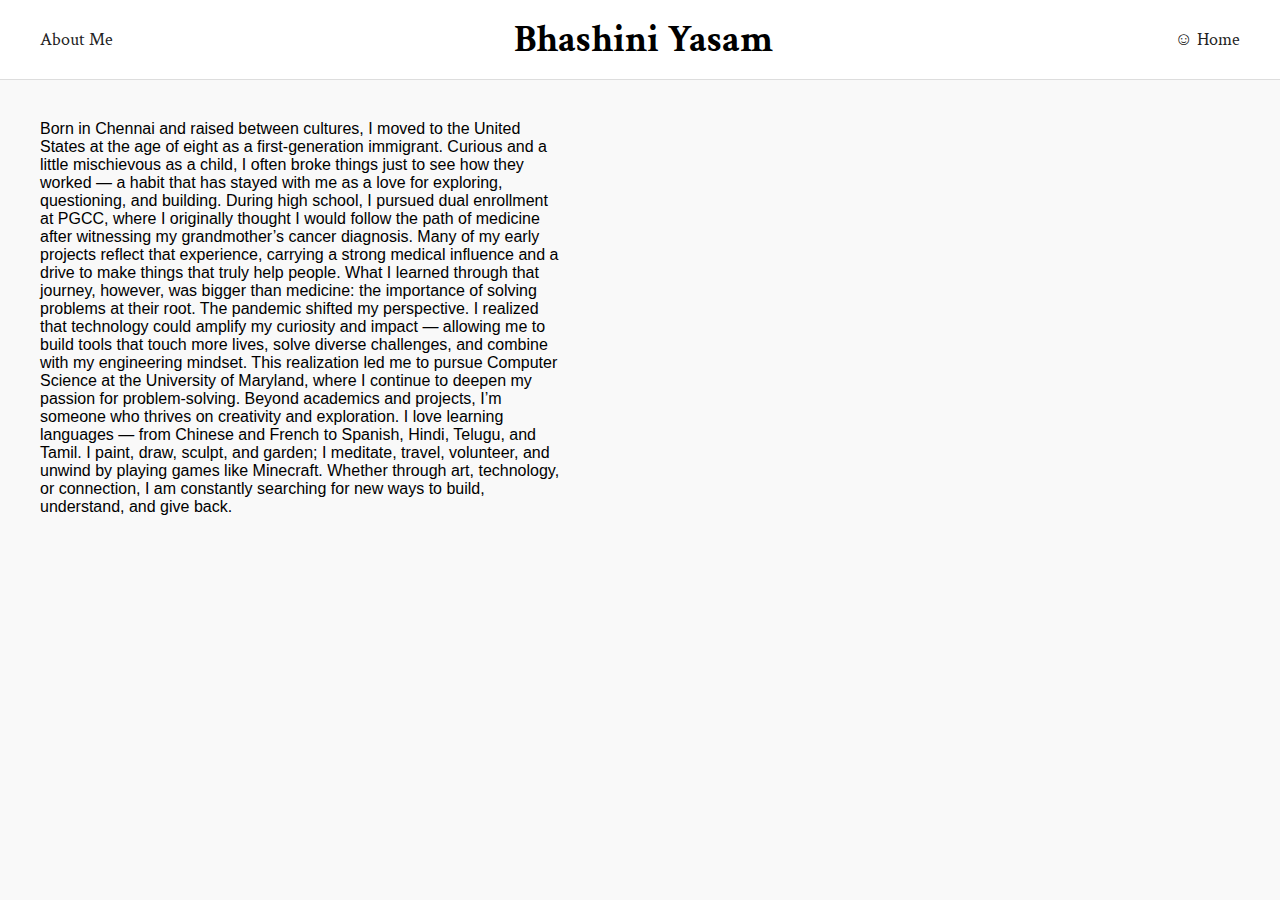
<file: aboutme.html>
<!DOCTYPE html>
<html lang="en">
<head>
  <meta charset="UTF-8">
  <meta name="viewport" content="width=device-width, initial-scale=1.0">
  <title>About Me</title>
  <!-- link to your external stylesheet -->
  <link rel="stylesheet" href="style.css">
  <style>
    /* Extra inline CSS (only if you need it here) */
    .navbar {
      display: flex;
      justify-content: space-between;
      align-items: center;
      padding: 15px 30px;
      border-bottom: 1px solid #ddd;
      background-color: #fff;
      position: sticky;
      top: 0;
      z-index: 1000;
    }

    .nav-link {
      text-decoration: none;
      color: #222;
      font-size: 18px;
      margin: 0 10px;
      transition: color 0.2s;
    }

    .nav-link:hover {
      color: #555;
    }

    .logo-container {
      text-align: center;
      font-weight: bold;
    }

    body {
      margin: 0;
      height: 100vh;
      background: #f9f9f9;
      font-family: Arial, sans-serif;
      overflow: hidden; /* keeps scrollbars away when pics move around */
    }

    .about-me {
      position: relative;
      z-index: 1;
      padding: 40px;
      max-width: 600px;
    }

    .floating-pic {
      position: absolute;
      width: 120px;
      height: auto;
      opacity: 0;
      transition: opacity 1s ease-in-out;
    }
  </style>
</head>
<body>
  <!-- Header / Navbar -->
  <header class="navbar">
    <!-- Left -->
    <div class="nav-left">
      <a href="aboutme.html" class="nav-link">About Me</a>
    </div>

    <!-- Center -->
    <div class="logo-container">
      <h1 class="crimson-text-semibold">Bhashini Yasam</h1>
    </div>

    <!-- Right -->
    <div class="nav-right">
      <a href="index.html" class="nav-link">☺︎ Home</a>
    </div>
  </header>

  <!-- About Me Section -->
  <div class="about-me">
    <p>
      Born in Chennai and raised between cultures, I moved to the United States at the age of eight as a first-generation immigrant. Curious and a little mischievous as a child, I often broke things just to see how they worked — a habit that has stayed with me as a love for exploring, questioning, and building.

During high school, I pursued dual enrollment at PGCC, where I originally thought I would follow the path of medicine after witnessing my grandmother’s cancer diagnosis. Many of my early projects reflect that experience, carrying a strong medical influence and a drive to make things that truly help people. What I learned through that journey, however, was bigger than medicine: the importance of solving problems at their root.

The pandemic shifted my perspective. I realized that technology could amplify my curiosity and impact — allowing me to build tools that touch more lives, solve diverse challenges, and combine with my engineering mindset. This realization led me to pursue Computer Science at the University of Maryland, where I continue to deepen my passion for problem-solving.

Beyond academics and projects, I’m someone who thrives on creativity and exploration. I love learning languages — from Chinese and French to Spanish, Hindi, Telugu, and Tamil. I paint, draw, sculpt, and garden; I meditate, travel, volunteer, and unwind by playing games like Minecraft. Whether through art, technology, or connection, I am constantly searching for new ways to build, understand, and give back.
    </p>
  </div>

  <main>
    <div id="container3D"></div>
  </main>

  <script type="module" src="main.js" ></script>




  <!-- Script for floating images -->
  <script>
    const images = [
      "pic1.jpg", // replace with your images
      "pic2.jpg",
      "pic3.jpg",
      "pic4.jpg"
    ];

    function showRandomImage() {
      const img = document.createElement("img");
      img.src = images[Math.floor(Math.random() * images.length)];
      img.classList.add("floating-pic");

      // random position across screen
      img.style.left = Math.random() * (window.innerWidth - 120) + "px";
      img.style.top = Math.random() * (window.innerHeight - 120) + "px";

      document.body.appendChild(img);

      // fade in
      setTimeout(() => {
        img.style.opacity = 1;
      }, 100);

      // fade out + remove after 5s
      setTimeout(() => {
        img.style.opacity = 0;
        setTimeout(() => {
          img.remove();
        }, 1000);
      }, 5000);
    }

    // keep showing images every 2.5s
    setInterval(showRandomImage, 2500);
  </script>
</body>
</html>
</file>
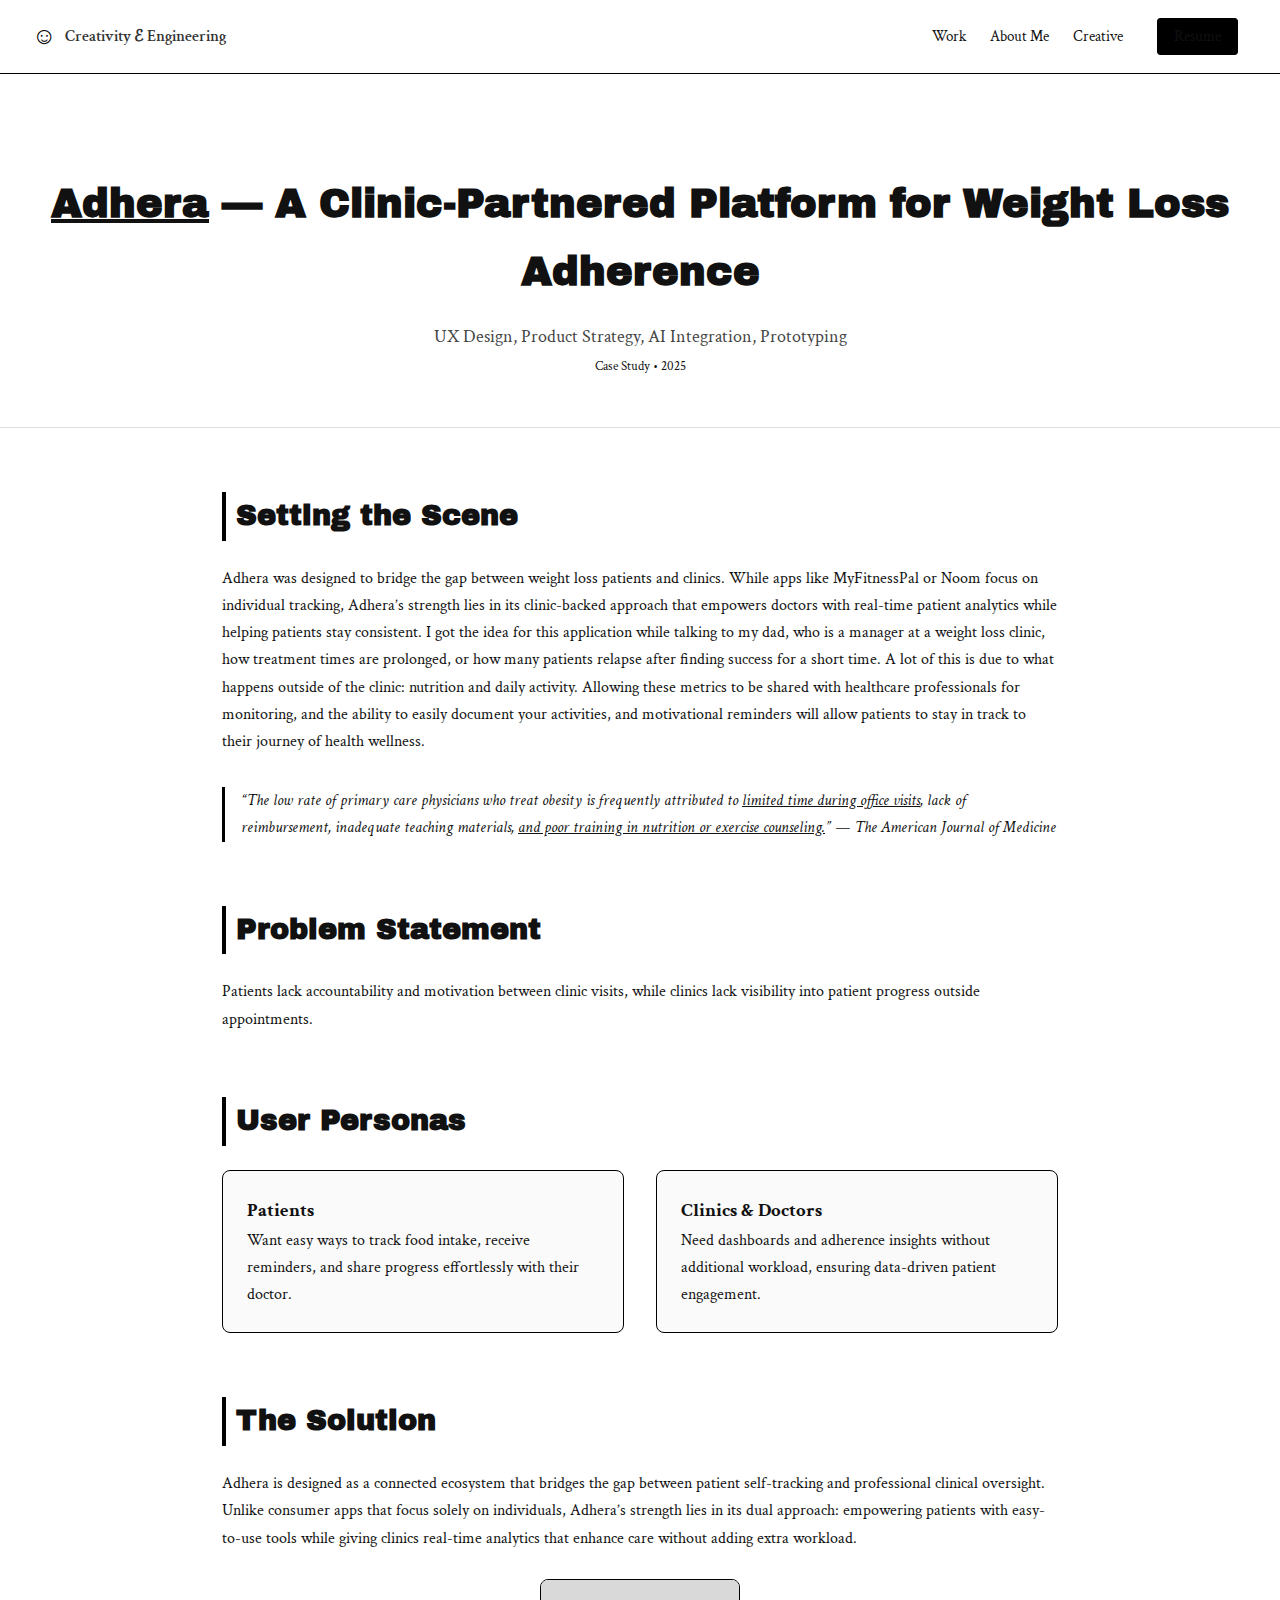
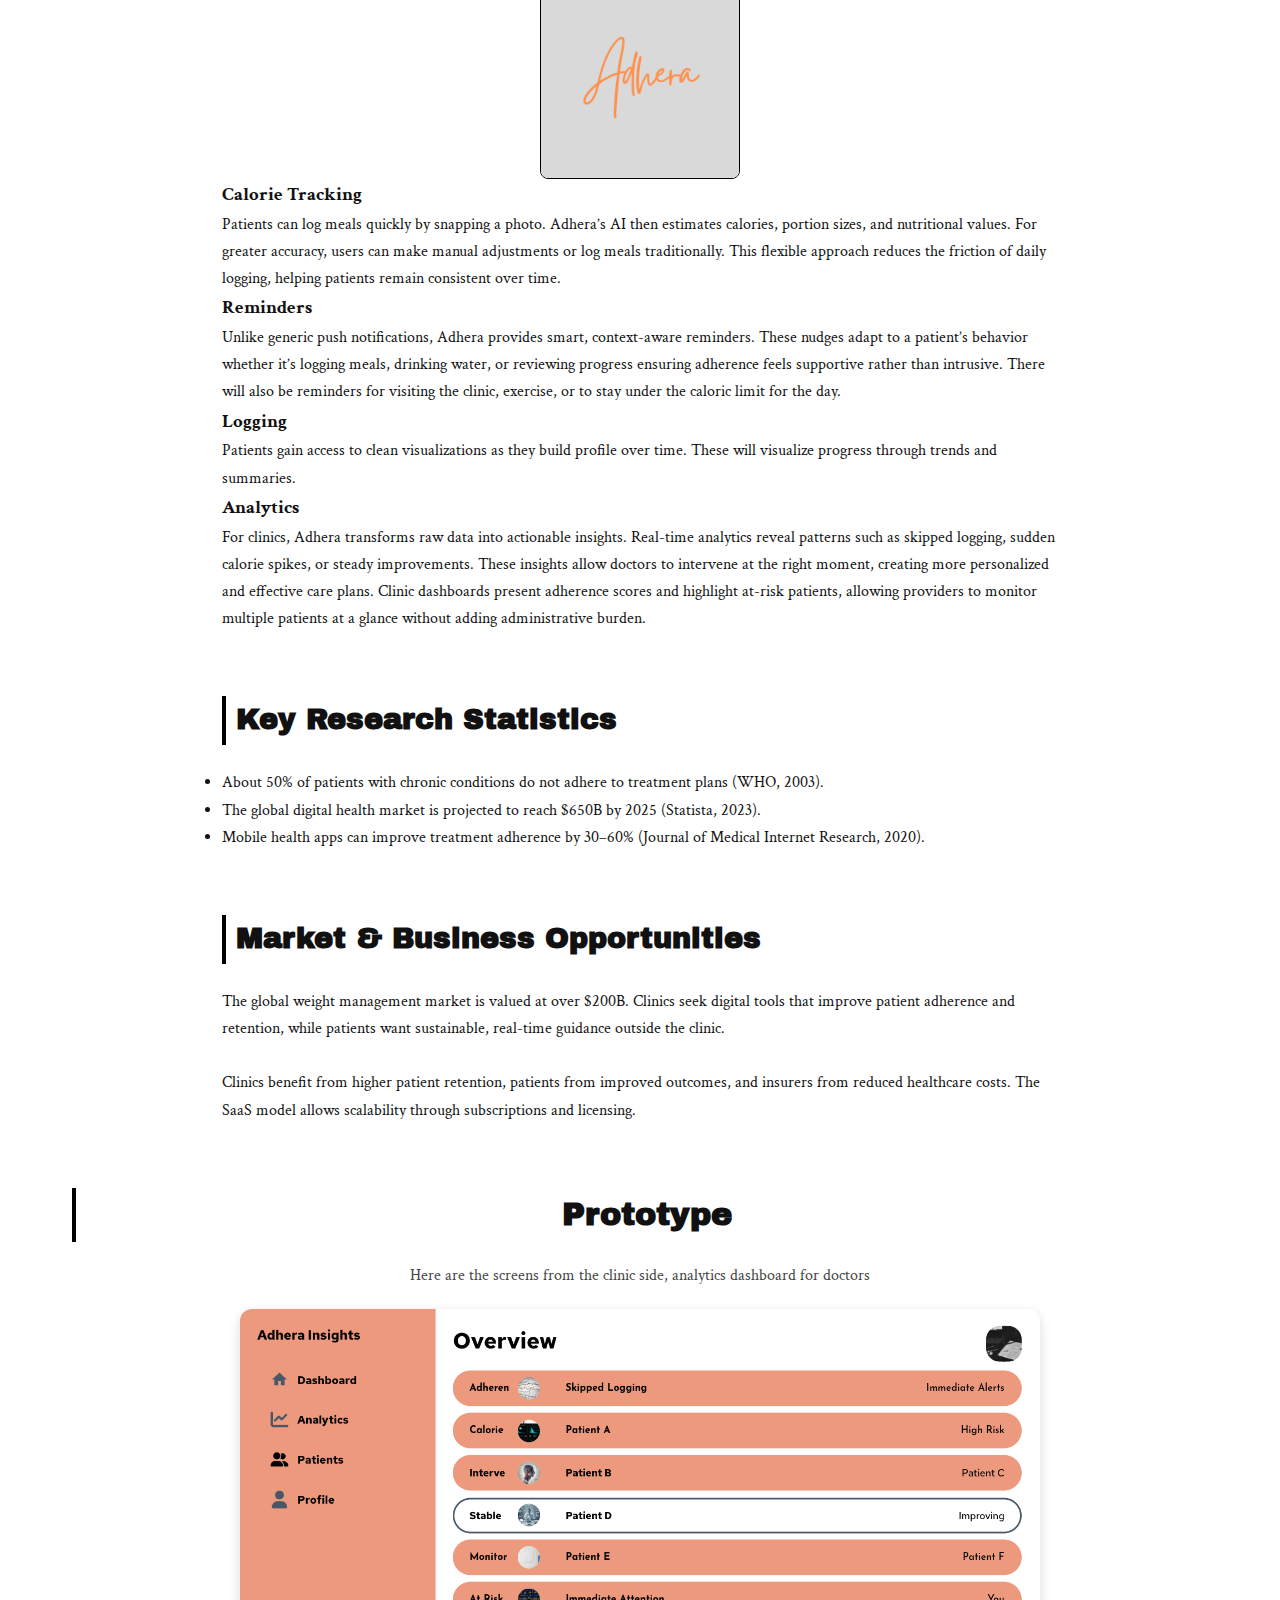
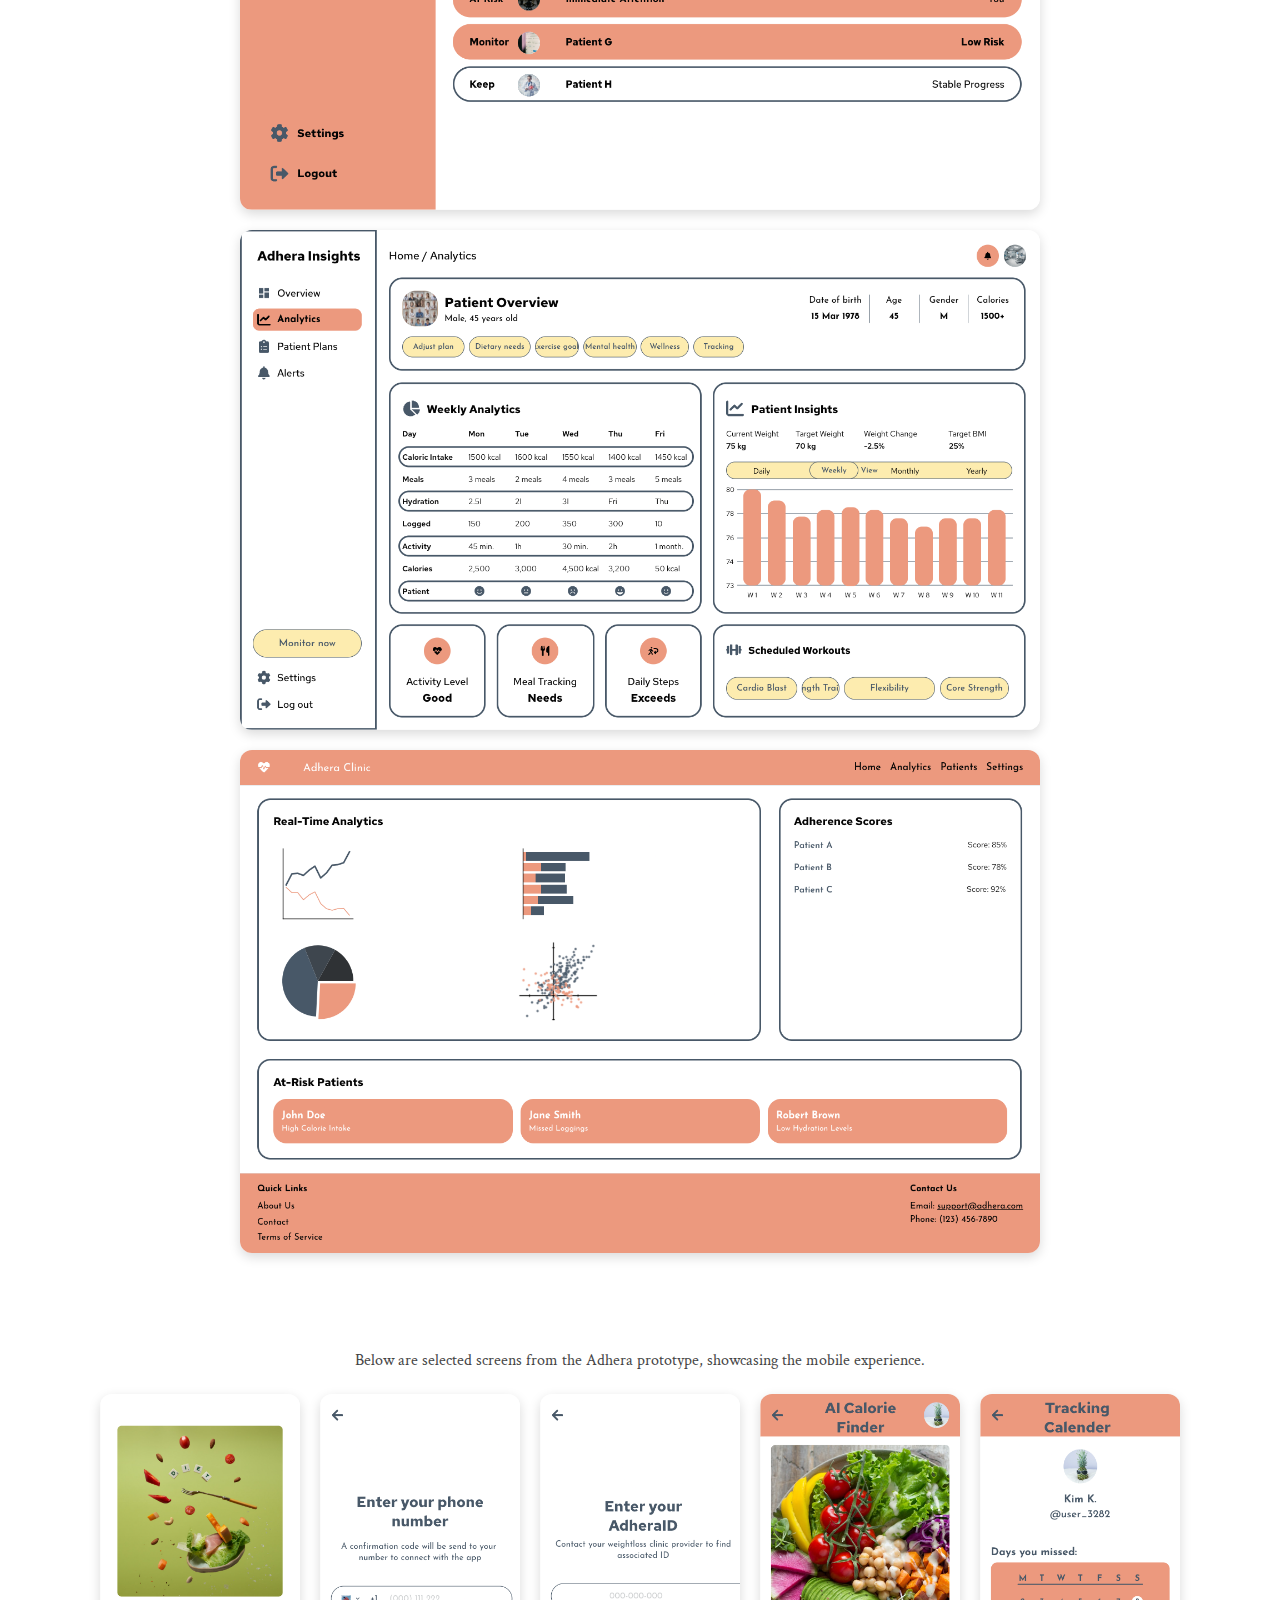
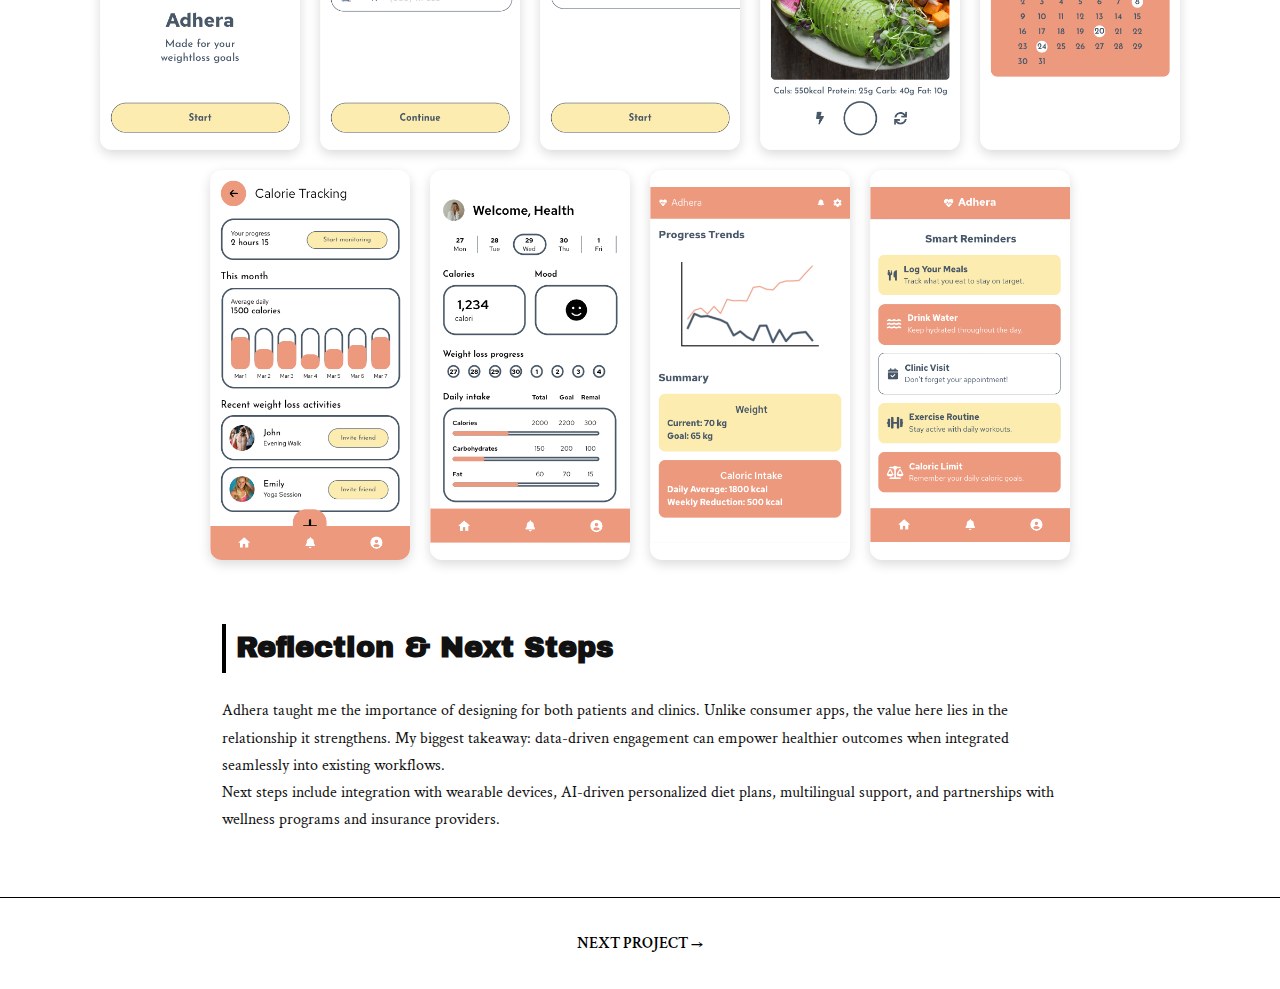
<file: project1.html>
<!DOCTYPE html>
<html lang="en">
<head>
  <meta charset="UTF-8" />
  <meta name="viewport" content="width=device-width, initial-scale=1.0" />
  <title>Adhera Case Study | Portfolio</title>

  <!-- Google Fonts -->
  <link rel="preconnect" href="https://fonts.googleapis.com" />
  <link rel="preconnect" href="https://fonts.gstatic.com" crossorigin />
  <link href="https://fonts.googleapis.com/css2?family=Archivo+Black&family=Crimson+Text:wght@400;600;700&display=swap" rel="stylesheet" />

  <!-- Custom CSS -->
  <link rel="stylesheet" href="project.css" />
</head>
<body>
  <!-- Navbar -->
  <header class="navbar">
    <a href="index.html" class="logo-container">
      <span class="logo">☺︎</span>
      <span class="logo-text">Creativity ℰ Engineering</span>
    </a>
    <ul class="nav-links">
      <li><a href="work.html">Work</a></li>
      <li><a href="aboutme.html">About Me</a></li>
      <li><a href="creative.html">Creative</a></li>
      <li>
        <a href="Bhashini_Yasam_Resume.pdf" download class="nav-link btn btn-primary" style="margin-left:10px;">
          Resume
        </a>
      </li>
    </ul>
    <div class="hamburger">
      <span></span><span></span><span></span>
    </div>
  </header>

  <!-- Hero -->
  <header class="hero">
    <h1><u>Adhera</u> — A Clinic-Partnered Platform for Weight Loss Adherence</h1>
    <p>UX Design, Product Strategy, AI Integration, Prototyping</p>
    <small>Case Study • 2025</small>
  </header>

  <!-- Narrative -->
  <section class="narrative">
    <h2>Setting the Scene</h2>
    <p>
      Adhera was designed to bridge the gap between weight loss patients and clinics.
      While apps like MyFitnessPal or Noom focus on individual tracking, Adhera’s strength lies in its
      clinic-backed approach that empowers doctors with real-time patient analytics while helping patients stay consistent.
      I got the idea for this application while talking to my dad, who is a manager at a weight loss clinic, how treatment
      times are prolonged, or how many patients relapse after finding success for a short time. A lot of this
      is due to what happens outside of the clinic: nutrition and daily activity. Allowing these metrics to be shared with healthcare
      professionals for monitoring, and the ability to easily document your activities, and motivational reminders will allow patients to
      stay in track to their journey of health wellness.
    </p>
    <blockquote>“The low rate of primary care physicians who treat obesity is frequently attributed to <u>limited time during office visits</u>, lack of reimbursement, inadequate teaching materials, <u>and poor training in nutrition or exercise counseling.</u>” — The American Journal of Medicine</blockquote>
  </section>


<section class="problem-statement">
  <h2>Problem Statement</h2>
  <p>Patients lack accountability and motivation between clinic visits, while clinics lack visibility into patient progress outside appointments.</p>
</section>



  <!-- Personas -->
  <section class="personas">
    <h2>User Personas</h2>
    <div class="persona-grid">
      <div class="persona-card">
        <h3>Patients</h3>
        <p>Want easy ways to track food intake, receive reminders, and share progress effortlessly with their doctor.</p>
      </div>
      <div class="persona-card">
        <h3>Clinics & Doctors</h3>
        <p>Need dashboards and adherence insights without additional workload, ensuring data-driven patient engagement.</p>
      </div>
    </div>
  </section>

  <!-- Solution -->
  <section class="solution">
    <h2>The Solution</h2>
    <p>
      Adhera is designed as a connected ecosystem that bridges the gap between patient self-tracking 
    and professional clinical oversight. Unlike consumer apps that focus solely on individuals, 
    Adhera’s strength lies in its dual approach: empowering patients with easy-to-use tools while 
    giving clinics real-time analytics that enhance care without adding extra workload.
    </p><br>
    <img src="Adhera50.png" alt="Adhera Overview" class="case-image" 
     style="width: 200px; height: auto; display: block; margin: 0 auto;" />



  <h3>Calorie Tracking</h3>
  <p>
    Patients can log meals quickly by snapping a photo. Adhera’s AI then estimates calories, 
    portion sizes, and nutritional values. For greater accuracy, users can make manual adjustments 
    or log meals traditionally. This flexible approach reduces the friction of daily logging, 
    helping patients remain consistent over time.
  </p>

  <h3>Reminders</h3>
  <p>
    Unlike generic push notifications, Adhera provides smart, context-aware reminders. 
    These nudges adapt to a patient’s behavior whether it’s logging meals, drinking water, 
    or reviewing progress ensuring adherence feels supportive rather than intrusive. There will also
    be reminders for visiting the clinic, exercise, or to stay under the caloric limit for the day. 
  </p>

  <h3>Logging</h3>
  <p>
    Patients gain access to clean visualizations as they build profile over time. 
    These will visualize progress through trends and summaries.
  </p>

  <h3>Analytics</h3>
  <p>
    For clinics, Adhera transforms raw data into actionable insights. Real-time analytics 
    reveal patterns such as skipped logging, sudden calorie spikes, or steady improvements. 
    These insights allow doctors to intervene at the right moment, creating more personalized 
    and effective care plans. Clinic dashboards present adherence scores 
    and highlight at-risk patients, allowing providers to monitor multiple patients at a glance 
    without adding administrative burden.
  </p>
  </section>

<section class="research-stats">
  <h2>Key Research Statistics</h2>
  <ul>
    <li>About 50% of patients with chronic conditions do not adhere to treatment plans (WHO, 2003).</li>
    <li>The global digital health market is projected to reach $650B by 2025 (Statista, 2023).</li>
    <li>Mobile health apps can improve treatment adherence by 30–60% (Journal of Medical Internet Research, 2020).</li>
  </ul>
</section>

<section class="market-need">
  <h2>Market & Business Opportunities</h2>
  <p>The global weight management market is valued at over $200B. Clinics seek digital tools that improve patient adherence and retention, while patients want sustainable, real-time guidance outside the clinic.</p><br>
 <p>Clinics benefit from higher patient retention, patients from improved outcomes, and insurers from reduced healthcare costs. The SaaS model allows scalability through subscriptions and licensing.</p>
</section>




<section class="prototype">
  <h2>Prototype</h2>
  
  <p>Here are the screens from the clinic side, analytics dashboard for doctors</p>

  <!-- Landscape Screens -->
  <div class="prototype-gallery landscape-gallery">
    <img src="6.png" alt="Landscape Prototype 10" />
    <img src="7.png" alt="Landscape Prototype 11" />
    <img src="8.png" alt="Landscape Prototype 12" />
  </div>
<p><br></br>Below are selected screens from the Adhera prototype, showcasing the mobile experience.</p>
  <!-- Mobile Screens -->
  <div class="prototype-gallery mobile-gallery">
    <img src="1.png" alt="Mobile Screen 1" />
    <img src="2.png" alt="Mobile Screen 2" />
    <img src="3.png" alt="Mobile Screen 3" />
    <img src="4.png" alt="Mobile Screen 4" />
    <img src="5.png" alt="Mobile Screen 5" />
    <img src="10.png" alt="Mobile Screen 6" />
    <img src="11.png" alt="Mobile Screen 7" />
    <img src="12.png" alt="Mobile Screen 8" />
    <img src="9.png" alt="Mobile Screen 9" />
  </div> 
</section>


  <!-- Reflection -->
  <section class="reflection">
    <h2>Reflection & Next Steps</h2>
    <p>
      Adhera taught me the importance of designing for both patients and clinics. Unlike consumer apps,
      the value here lies in the relationship it strengthens. My biggest takeaway: data-driven engagement
      can empower healthier outcomes when integrated seamlessly into existing workflows.
    </p>
    <p>Next steps include integration with wearable devices, AI-driven personalized diet plans, multilingual support, and partnerships with wellness programs and insurance providers.</p>

  </section>

  




  <!-- Footer -->
  <footer class="next-project">
    <a href="project2.html">NEXT PROJECT →</a>
  </footer>
</body>
</html>
</file>
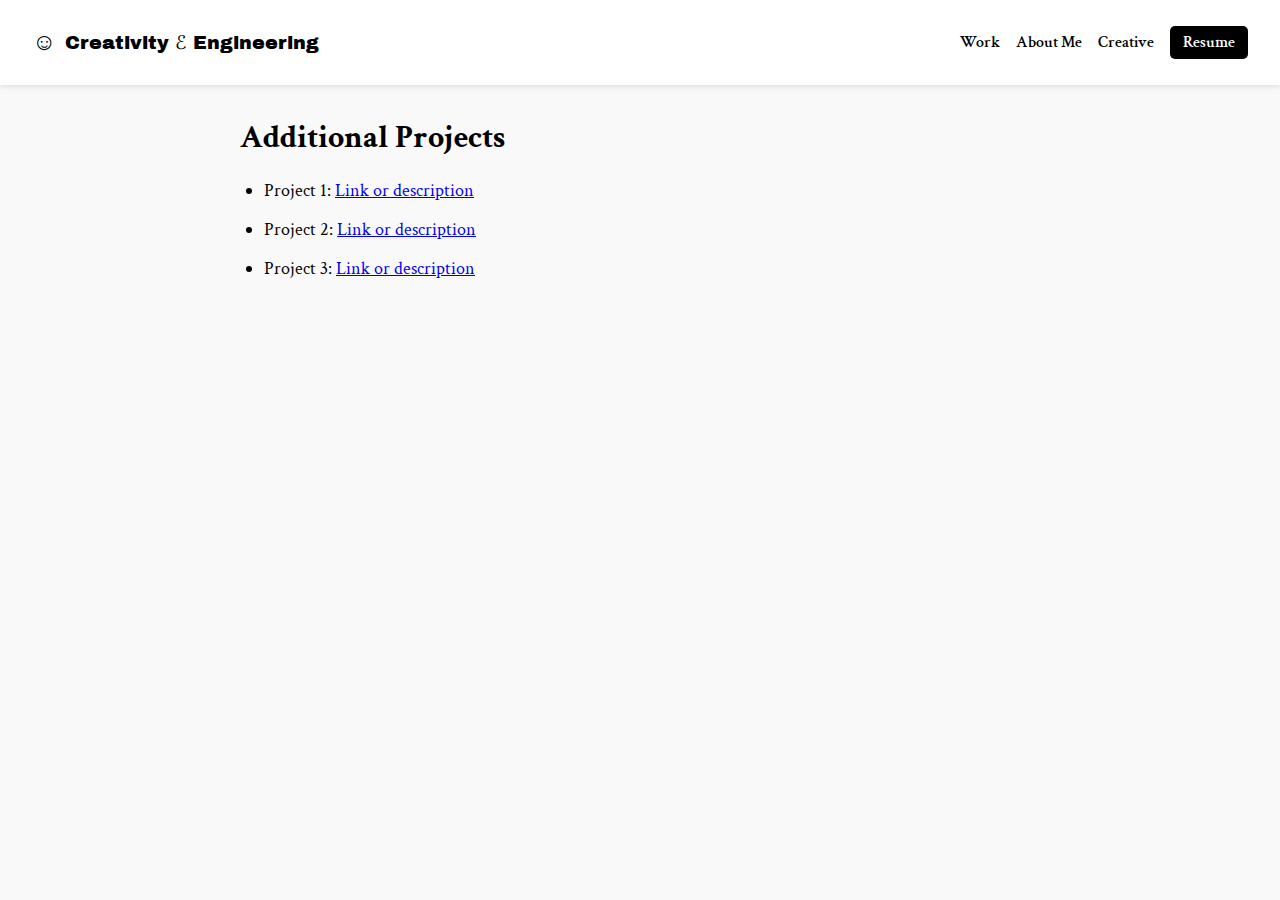
<file: project10.html>
<!DOCTYPE html>
<html lang="en">
<head>
<meta charset="UTF-8">
<meta name="viewport" content="width=device-width, initial-scale=1.0">
<title>My Projects | Portfolio</title>

<!-- Google Fonts -->
<link rel="preconnect" href="https://fonts.googleapis.com">
<link rel="preconnect" href="https://fonts.gstatic.com" crossorigin>
<link href="https://fonts.googleapis.com/css2?family=Archivo+Black&family=Crimson+Text:wght@400;600;700&display=swap" rel="stylesheet">

<!-- CSS -->
<style>
  body {
    font-family: 'Crimson Text', serif;
    margin: 0;
    padding: 0;
    background-color: #f9f9f9;
  }

  /* Navbar */
  .navbar {
    display: flex;
    justify-content: space-between;
    align-items: center;
    padding: 1rem 2rem;
    background-color: #fff;
    box-shadow: 0 2px 5px rgba(0,0,0,0.1);
  }

  .logo-container {
    display: flex;
    align-items: center;
    text-decoration: none;
    color: black;
  }

  .logo {
    font-size: 1.5rem;
    margin-right: 0.5rem;
  }

  .logo-text {
    font-family: 'Archivo Black', sans-serif;
    font-size: 1.2rem;
  }

  .nav-links {
    list-style: none;
    display: flex;
    gap: 1rem;
    align-items: center;
  }

  .nav-links a {
    text-decoration: none;
    color: black;
    font-weight: 600;
  }

  .nav-links .btn {
    padding: 0.4rem 0.8rem;
    border-radius: 5px;
    background-color: #000;
    color: #fff;
    font-weight: 600;
  }

  /* Projects List */
  .projects-list {
    max-width: 800px;
    margin: 2rem auto;
    padding: 0 1rem;
  }

  .projects-list ul {
    list-style-type: disc;
    padding-left: 1.5rem;
  }

  .projects-list li {
    margin-bottom: 1rem;
    font-size: 1.1rem;
  }
</style>
</head>
<body>

<!-- Navbar -->
<header class="navbar">
  <a href="index.html" class="logo-container">
    <span class="logo">☺︎</span>
    <span class="logo-text">Creativity ℰ Engineering</span>
  </a>
  <ul class="nav-links">
    <li><a href="work.html">Work</a></li>
    <li><a href="aboutme.html">About Me</a></li>
    <li><a href="creative.html">Creative</a></li>
    <li><a href="Bhashini_Yasam_Resume.pdf" download class="btn">Resume</a></li>
  </ul>
</header>

<!-- Projects List Section -->
<section class="projects-list">
  <h1>Additional Projects</h1>
  <ul>
    <li>Project 1: <a href="#">Link or description</a></li>
    <li>Project 2: <a href="#">Link or description</a></li>
    <li>Project 3: <a href="#">Link or description</a></li>
    <!-- Add more projects here -->
  </ul>
</section>

</body>
</html>
</file>
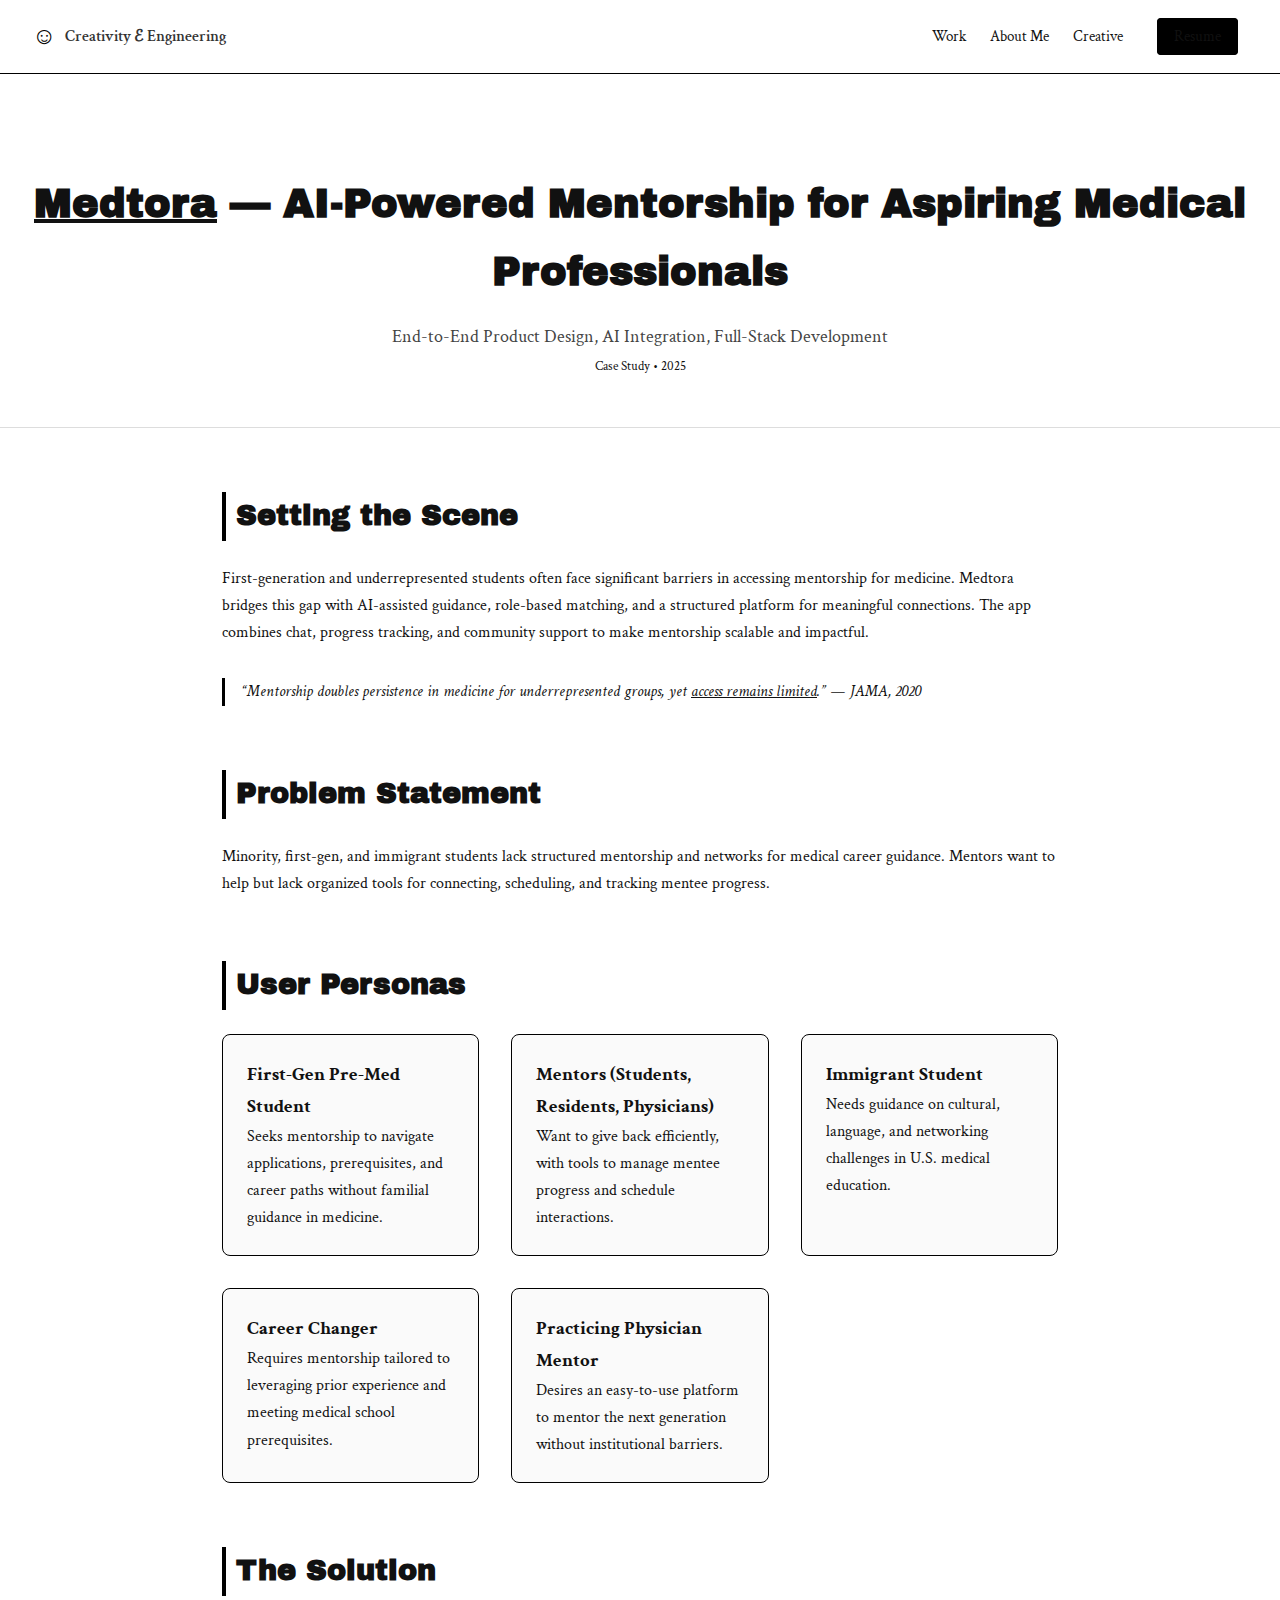
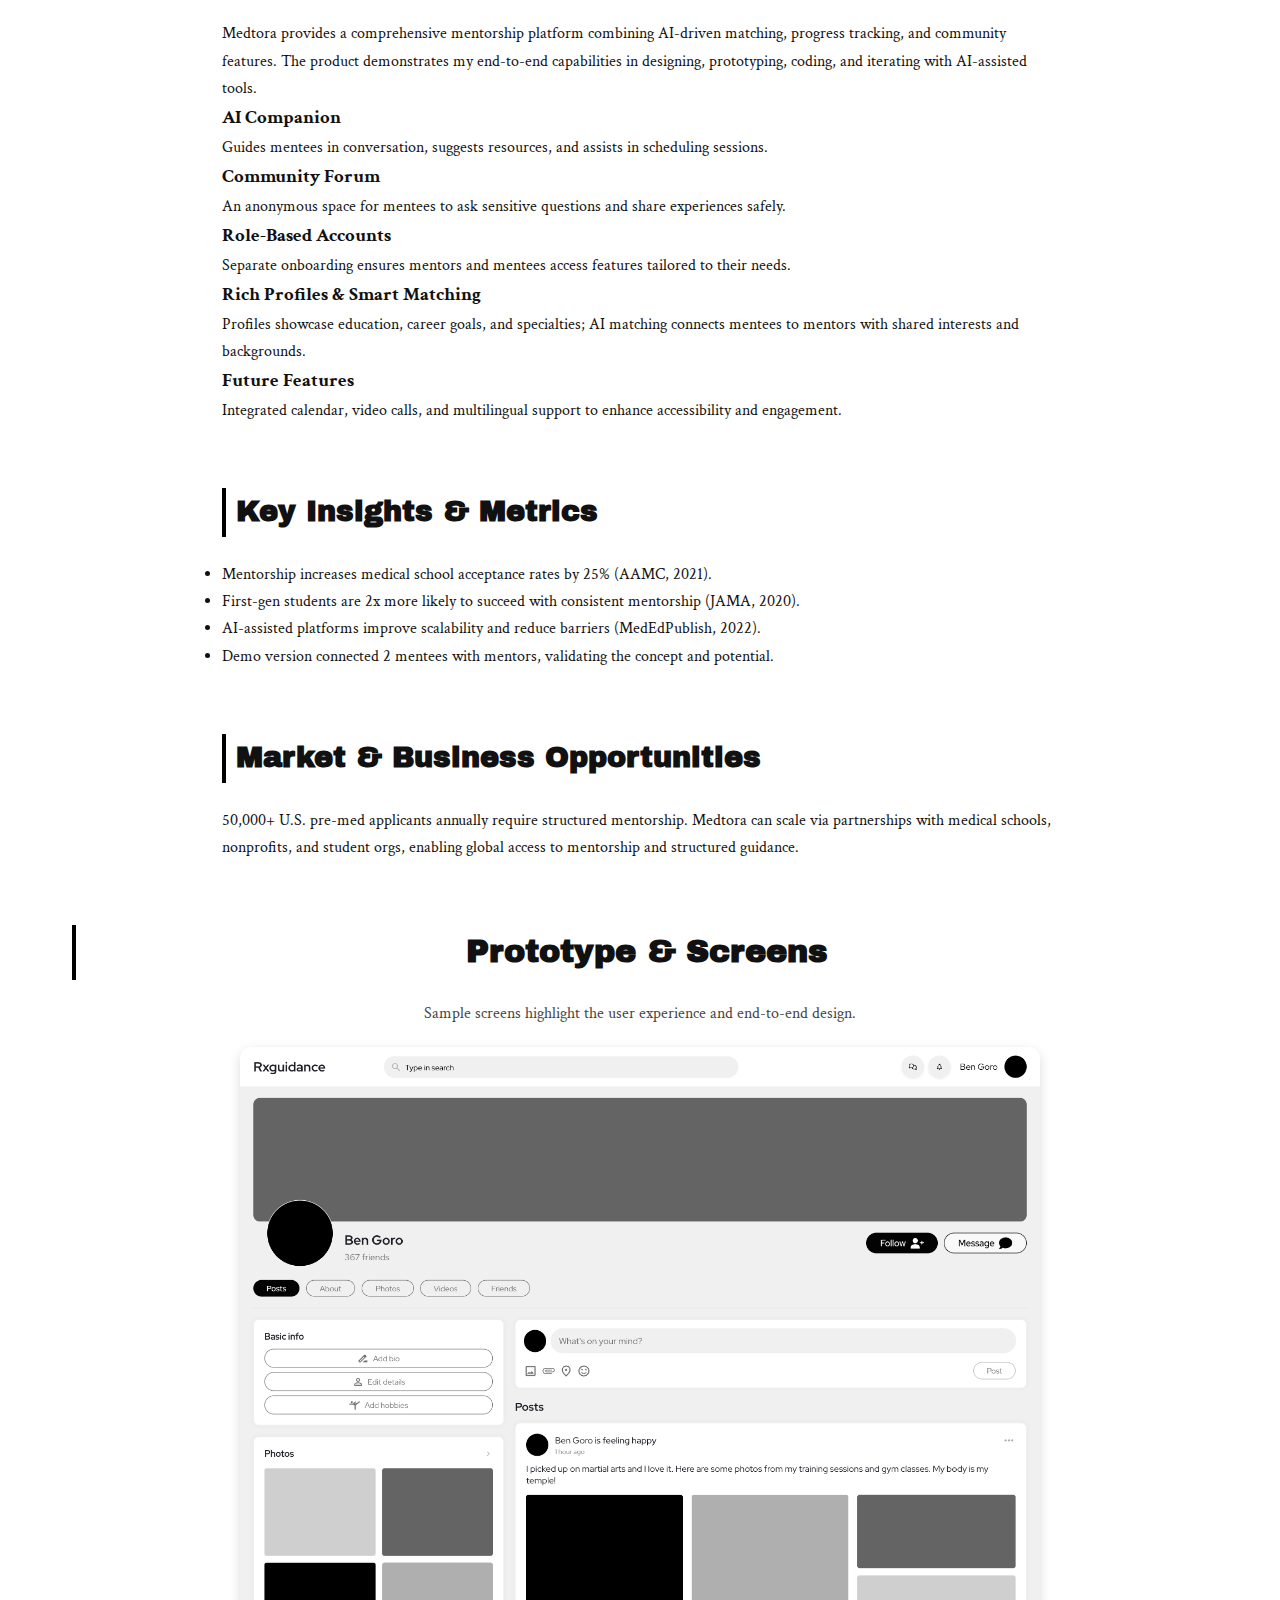
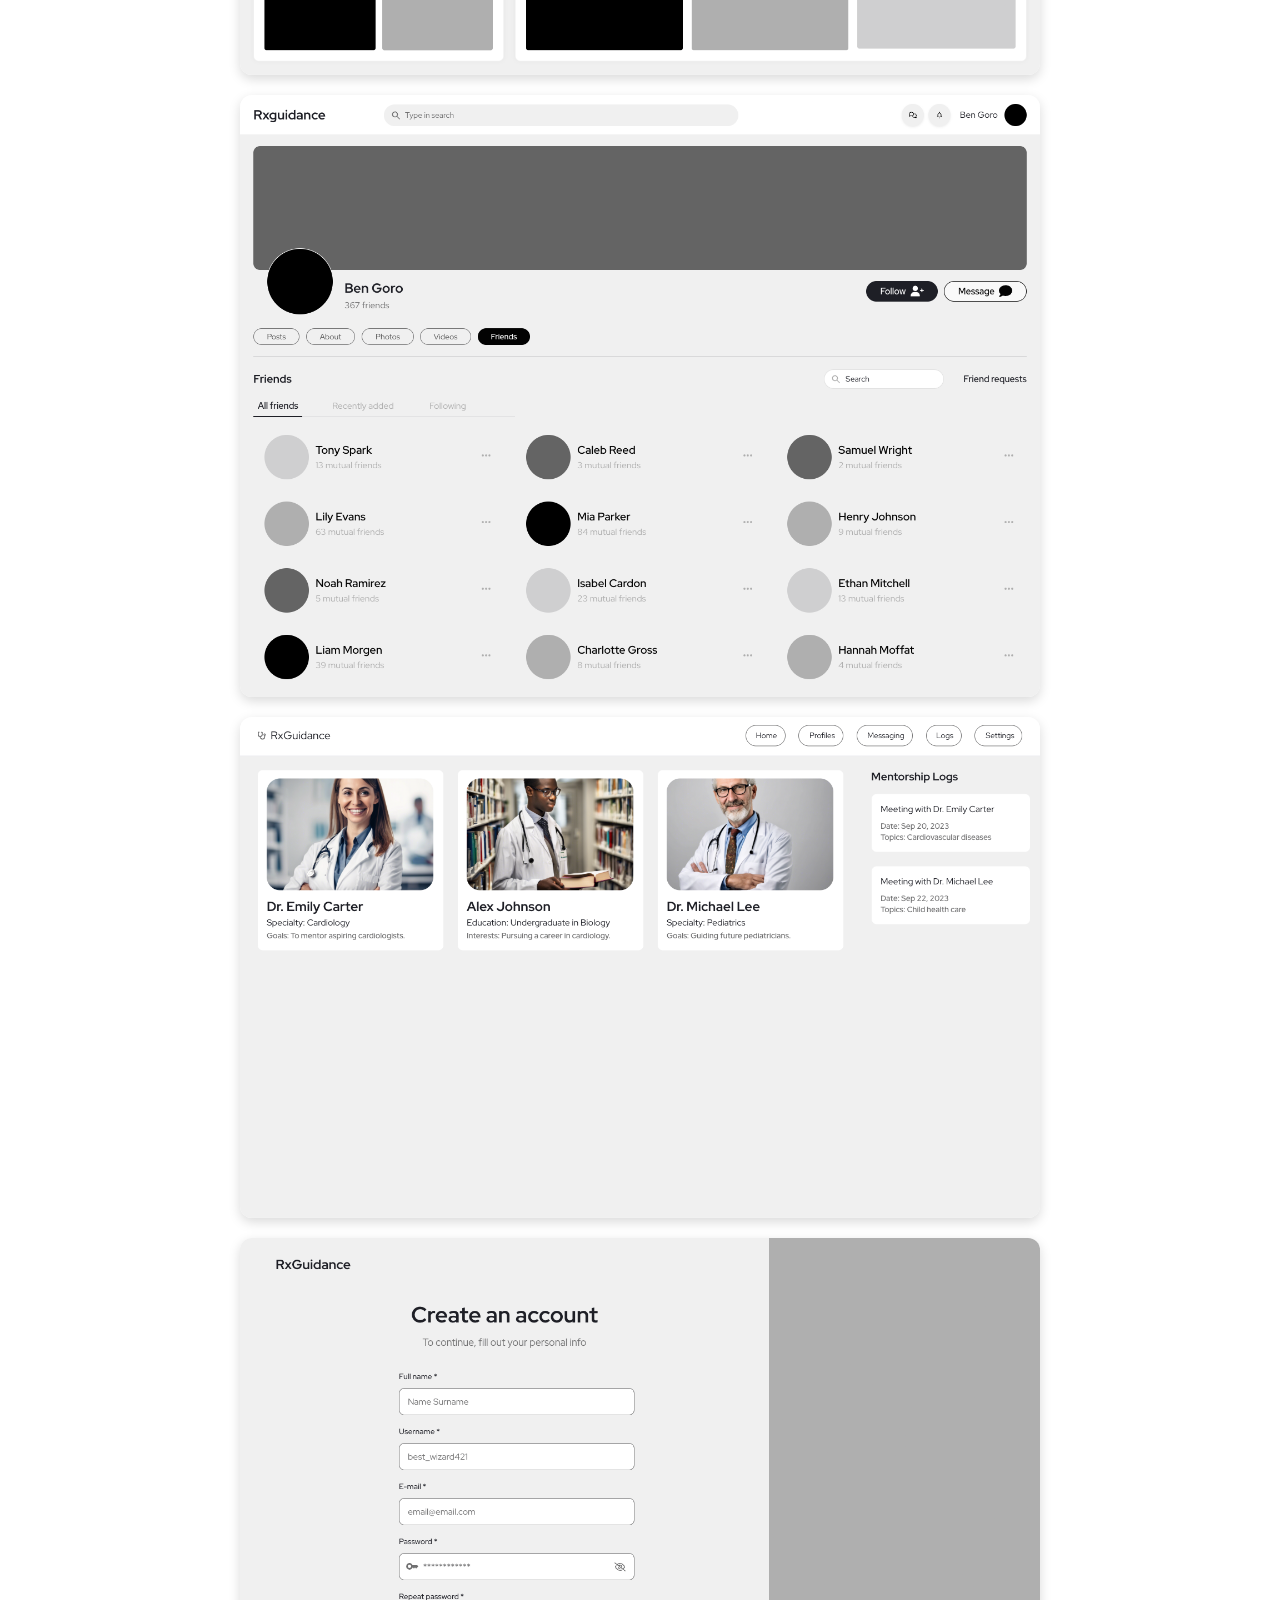
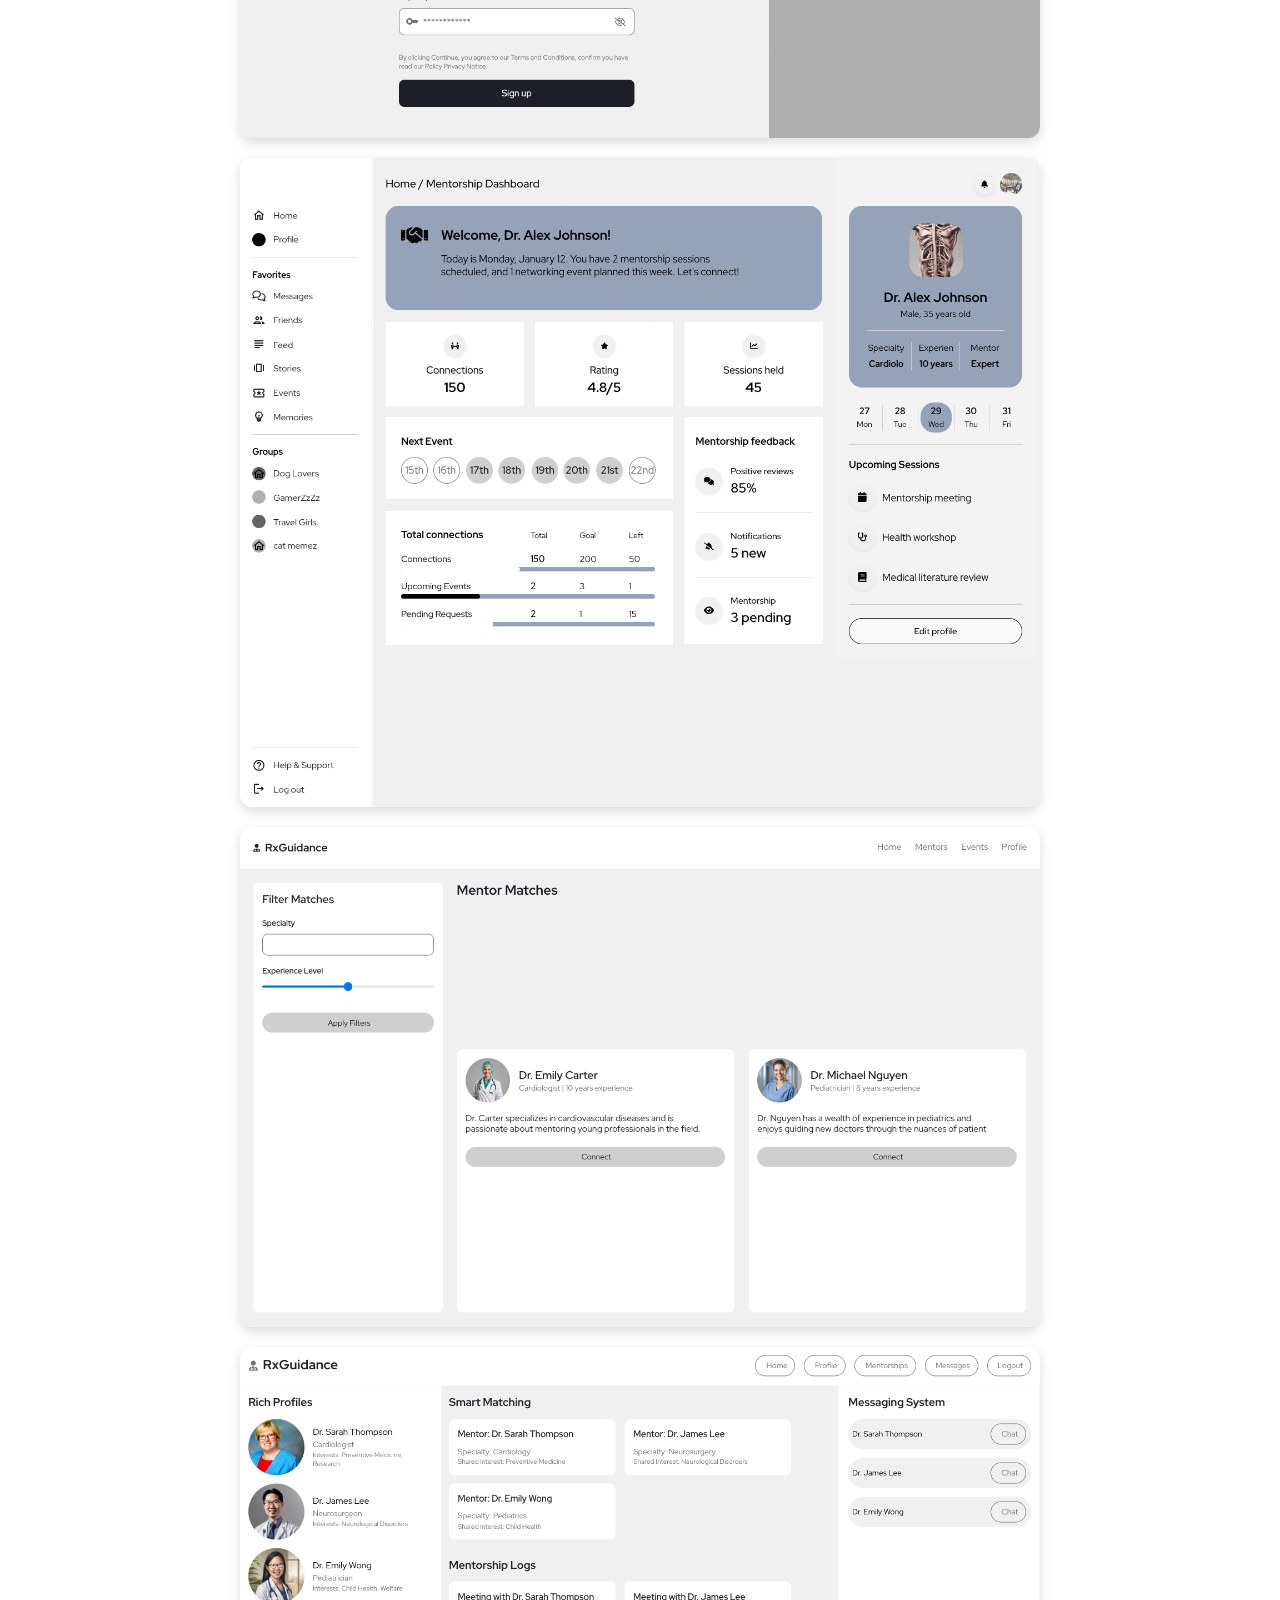
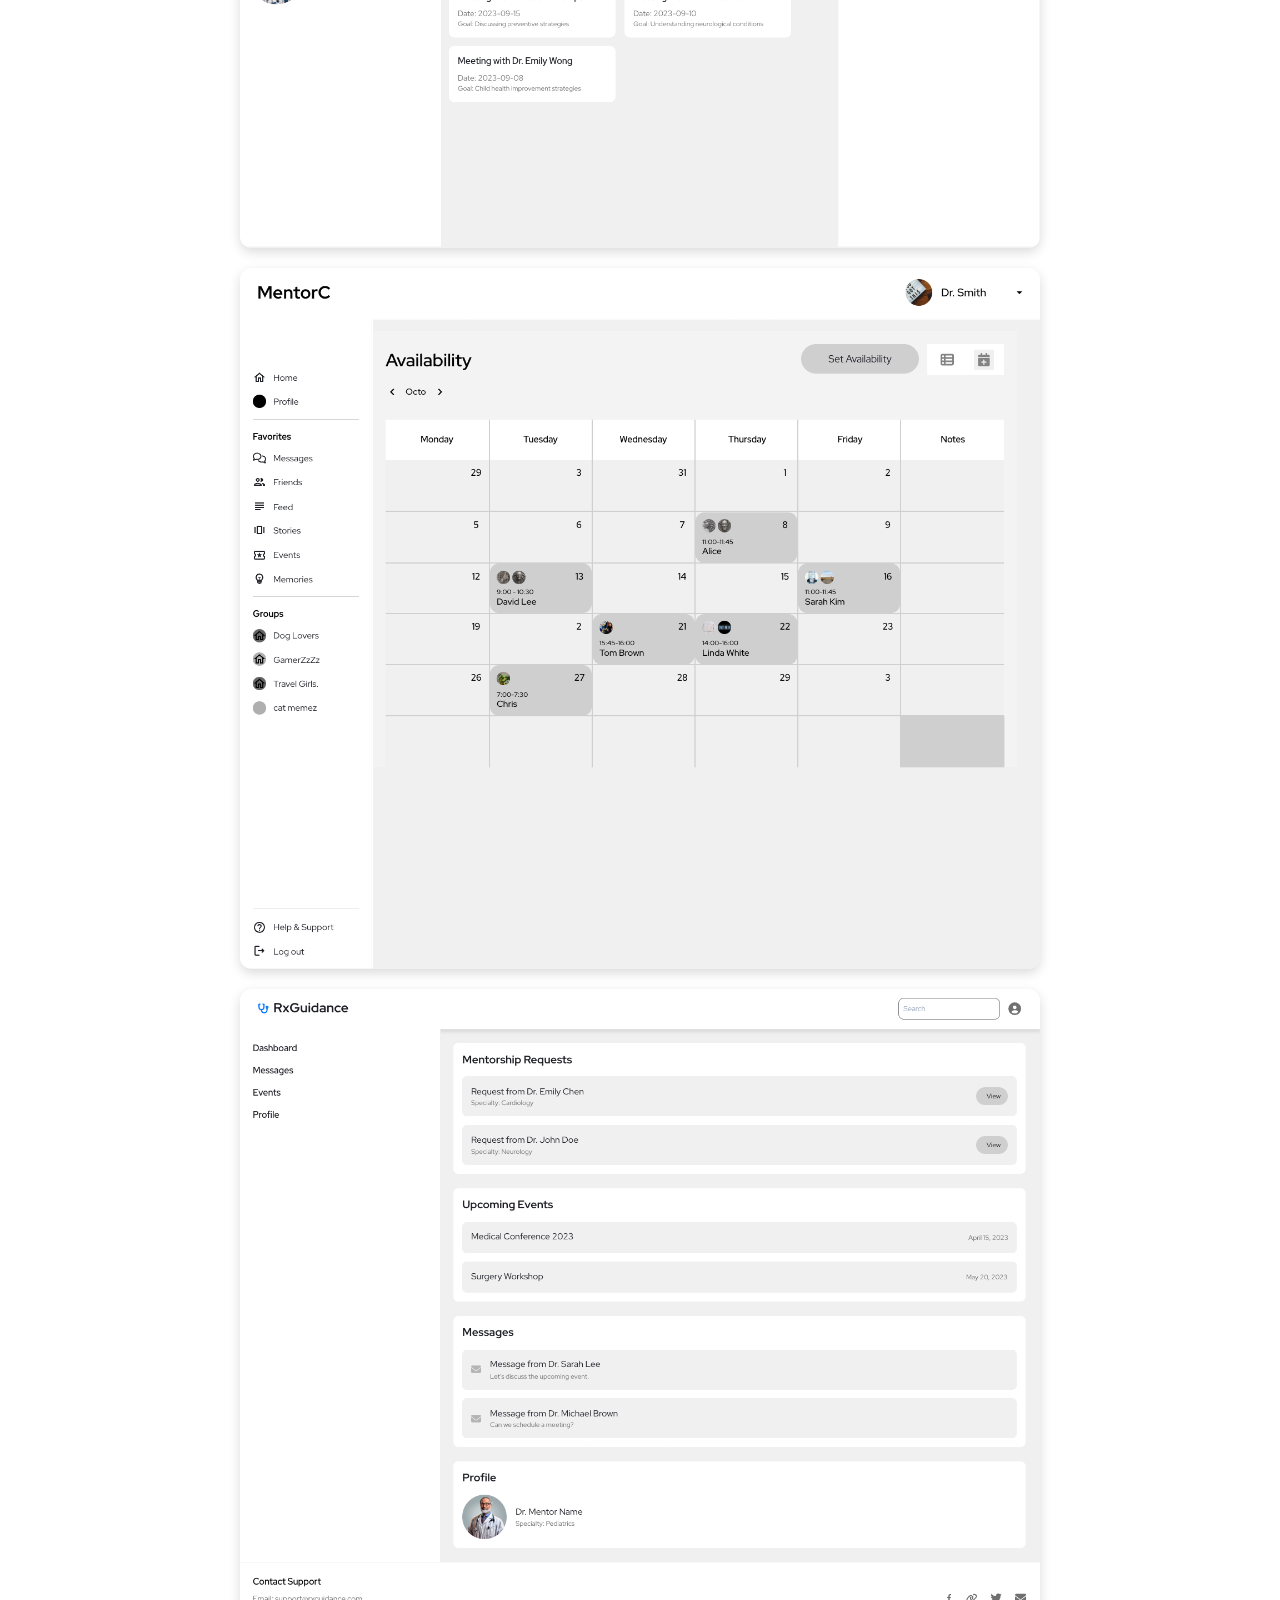
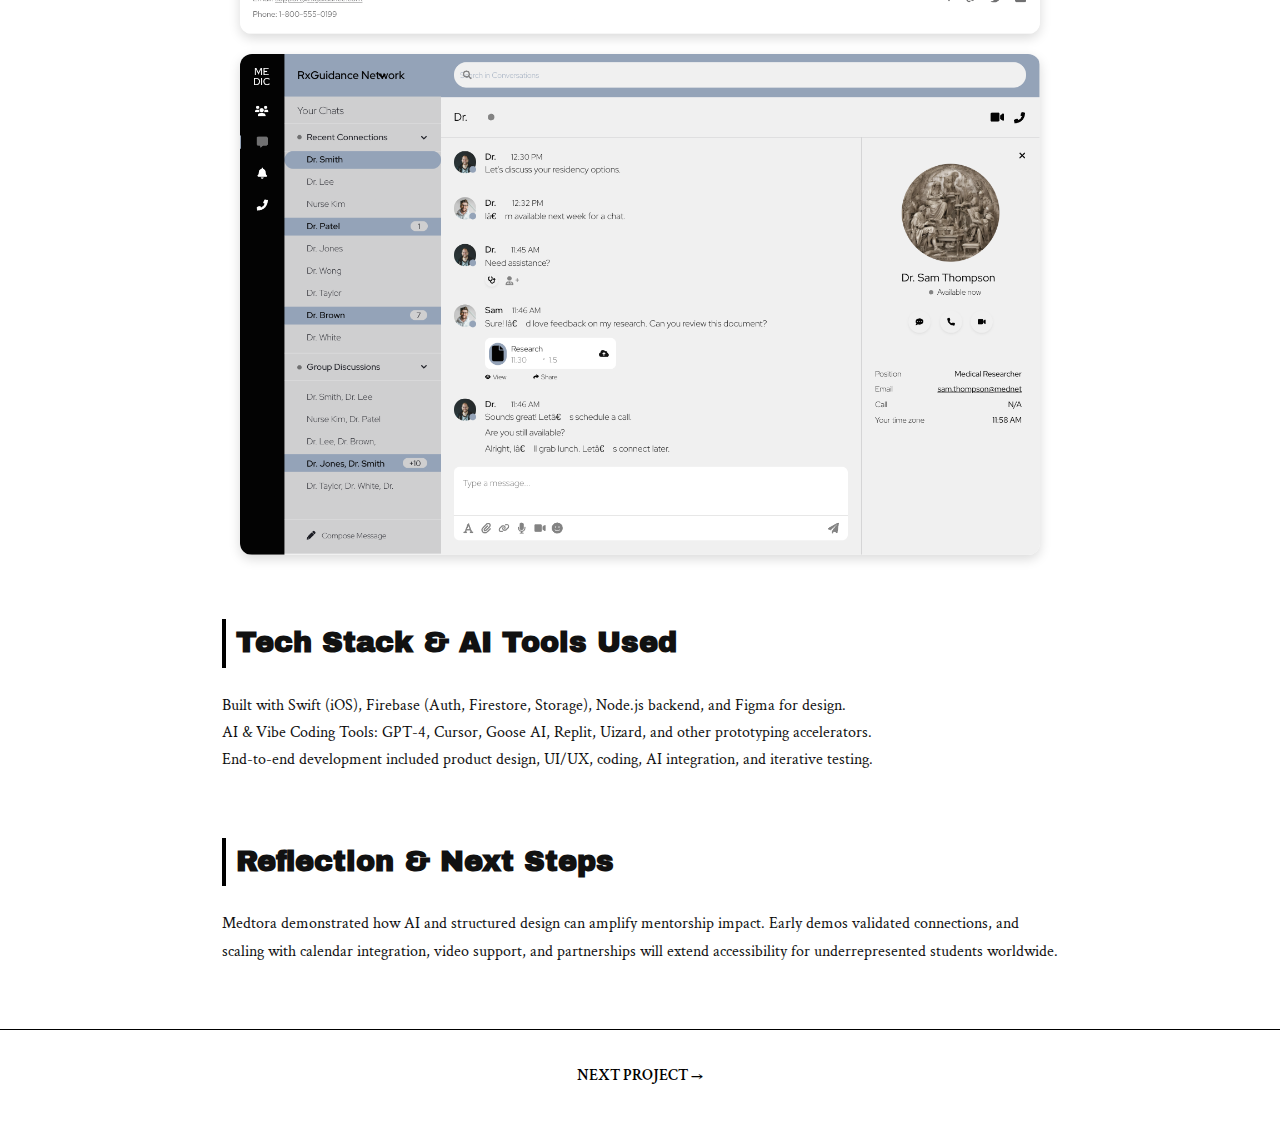
<file: project3.html>
<!DOCTYPE html>
<html lang="en">
<head>
  <meta charset="UTF-8" />
  <meta name="viewport" content="width=device-width, initial-scale=1.0" />
  <title>Medtora</title>

  <!-- Google Fonts -->
  <link rel="preconnect" href="https://fonts.googleapis.com" />
  <link rel="preconnect" href="https://fonts.gstatic.com" crossorigin />
  <link href="https://fonts.googleapis.com/css2?family=Archivo+Black&family=Crimson+Text:wght@400;600;700&display=swap" rel="stylesheet" />

  <!-- Custom CSS -->
  <link rel="stylesheet" href="project.css" />
</head>
<body>
  <!-- Navbar -->
  <header class="navbar">
    <a href="index.html" class="logo-container">
      <span class="logo">☺︎</span>
      <span class="logo-text">Creativity ℰ Engineering</span>
    </a>
    <ul class="nav-links">
      <li><a href="work.html">Work</a></li>
      <li><a href="aboutme.html">About Me</a></li>
      <li><a href="creative.html">Creative</a></li>
      <li>
        <a href="Bhashini_Yasam_Resume.pdf" download class="nav-link btn btn-primary" style="margin-left:10px;">
          Resume
        </a>
      </li>
    </ul>
    <div class="hamburger">
      <span></span><span></span><span></span>
    </div>
  </header>

  <!-- Hero -->
  <header class="hero">
    <h1><u>Medtora</u> — AI-Powered Mentorship for Aspiring Medical Professionals</h1>
    <p>End-to-End Product Design, AI Integration, Full-Stack Development</p>
    <small>Case Study • 2025</small>
  </header>

  <!-- Narrative -->
  <section class="narrative">
    <h2>Setting the Scene</h2>
    <p>
      First-generation and underrepresented students often face significant barriers in accessing mentorship for medicine. 
      Medtora bridges this gap with AI-assisted guidance, role-based matching, and a structured platform for meaningful connections. 
      The app combines chat, progress tracking, and community support to make mentorship scalable and impactful.
    </p>
    <blockquote>“Mentorship doubles persistence in medicine for underrepresented groups, yet <u>access remains limited</u>.” — JAMA, 2020</blockquote>
  </section>

  <!-- Problem -->
  <section class="problem-statement">
   <h2>Problem Statement</h2>
   <p>
     Minority, first-gen, and immigrant students lack structured mentorship and networks for medical career guidance. 
     Mentors want to help but lack organized tools for connecting, scheduling, and tracking mentee progress.  
   </p>
  </section>

  <!-- Personas -->
  <section class="personas">
    <h2>User Personas</h2>
    <div class="persona-grid">
      <div class="persona-card">
        <h3>First-Gen Pre-Med Student</h3>
        <p>Seeks mentorship to navigate applications, prerequisites, and career paths without familial guidance in medicine.</p>
      </div>
      <div class="persona-card">
        <h3>Mentors (Students, Residents, Physicians)</h3>
        <p>Want to give back efficiently, with tools to manage mentee progress and schedule interactions.</p>
      </div>
      <div class="persona-card">
        <h3>Immigrant Student</h3>
        <p>Needs guidance on cultural, language, and networking challenges in U.S. medical education.</p>
      </div>
      <div class="persona-card">
        <h3>Career Changer</h3>
        <p>Requires mentorship tailored to leveraging prior experience and meeting medical school prerequisites.</p>
      </div>
      <div class="persona-card">
        <h3>Practicing Physician Mentor</h3>
        <p>Desires an easy-to-use platform to mentor the next generation without institutional barriers.</p>
      </div>
    </div>
  </section>

  <!-- Solution -->
  <section class="solution">
    <h2>The Solution</h2>
    <p>
      Medtora provides a comprehensive mentorship platform combining AI-driven matching, progress tracking, 
      and community features. The product demonstrates my end-to-end capabilities in designing, prototyping, 
      coding, and iterating with AI-assisted tools.
    </p>

    <h3>AI Companion</h3>
    <p>Guides mentees in conversation, suggests resources, and assists in scheduling sessions.</p>

    <h3>Community Forum</h3>
    <p>An anonymous space for mentees to ask sensitive questions and share experiences safely.</p>

    <h3>Role-Based Accounts</h3>
    <p>Separate onboarding ensures mentors and mentees access features tailored to their needs.</p>

    <h3>Rich Profiles & Smart Matching</h3>
    <p>Profiles showcase education, career goals, and specialties; AI matching connects mentees to mentors with shared interests and backgrounds.</p>

    <h3>Future Features</h3>
    <p>Integrated calendar, video calls, and multilingual support to enhance accessibility and engagement.</p>
  </section>

  <!-- Research -->
  <section class="research-stats">
    <h2>Key Insights & Metrics</h2>
    <ul>
      <li>Mentorship increases medical school acceptance rates by 25% (AAMC, 2021).</li>
      <li>First-gen students are 2x more likely to succeed with consistent mentorship (JAMA, 2020).</li>
      <li>AI-assisted platforms improve scalability and reduce barriers (MedEdPublish, 2022).</li>
      <li>Demo version connected 2 mentees with mentors, validating the concept and potential.</li>
    </ul>
  </section>

  <!-- Market -->
  <section class="market-need">
    <h2>Market & Business Opportunities</h2>
    <p>
      50,000+ U.S. pre-med applicants annually require structured mentorship. Medtora can scale via partnerships with medical schools, nonprofits, 
      and student orgs, enabling global access to mentorship and structured guidance.
    </p>
  </section>

  <!-- Prototype -->
  <section class="prototype">
    <h2>Prototype & Screens</h2>
    <p>Sample screens highlight the user experience and end-to-end design.</p>

    <div class="prototype-gallery landscape-gallery">
      <img src="rxguidance2/20.png" alt="Screen 20" />
      <img src="rxguidance2/21.png" alt="Screen 21" />
      <img src="rxguidance2/22.png" alt="Screen 22" />
      <img src="rxguidance2/23.png" alt="Screen 23" />
      <img src="rxguidance2/24.png" alt="Screen 24" />
      <img src="rxguidance2/25.png" alt="Screen 25" />
      <img src="rxguidance2/26.png" alt="Screen 26" />
      <img src="rxguidance2/27.png" alt="Screen 27" />
      <img src="rxguidance2/28.png" alt="Screen 28" />
      <img src="rxguidance2/29.png" alt="Screen 29" />
    </div>
  </section>

  <!-- Tech & Tools -->
  <section class="tech-stack">
    <h2>Tech Stack & AI Tools Used</h2>
    <p>Built with Swift (iOS), Firebase (Auth, Firestore, Storage), Node.js backend, and Figma for design.</p>
    <p>AI & Vibe Coding Tools: GPT-4, Cursor, Goose AI, Replit, Uizard, and other prototyping accelerators.</p>
    <p>End-to-end development included product design, UI/UX, coding, AI integration, and iterative testing.</p>
  </section>

  <!-- Reflection -->
  <section class="reflection">
    <h2>Reflection & Next Steps</h2>
    <p>
      Medtora demonstrated how AI and structured design can amplify mentorship impact. 
      Early demos validated connections, and scaling with calendar integration, video support, and partnerships 
      will extend accessibility for underrepresented students worldwide.
    </p>
  </section>

  <!-- Footer -->
  <footer class="next-project">
    <a href="project4.html">NEXT PROJECT →</a>
  </footer>
  <script src="projects.js"></script>
</body>
</html>
</file>
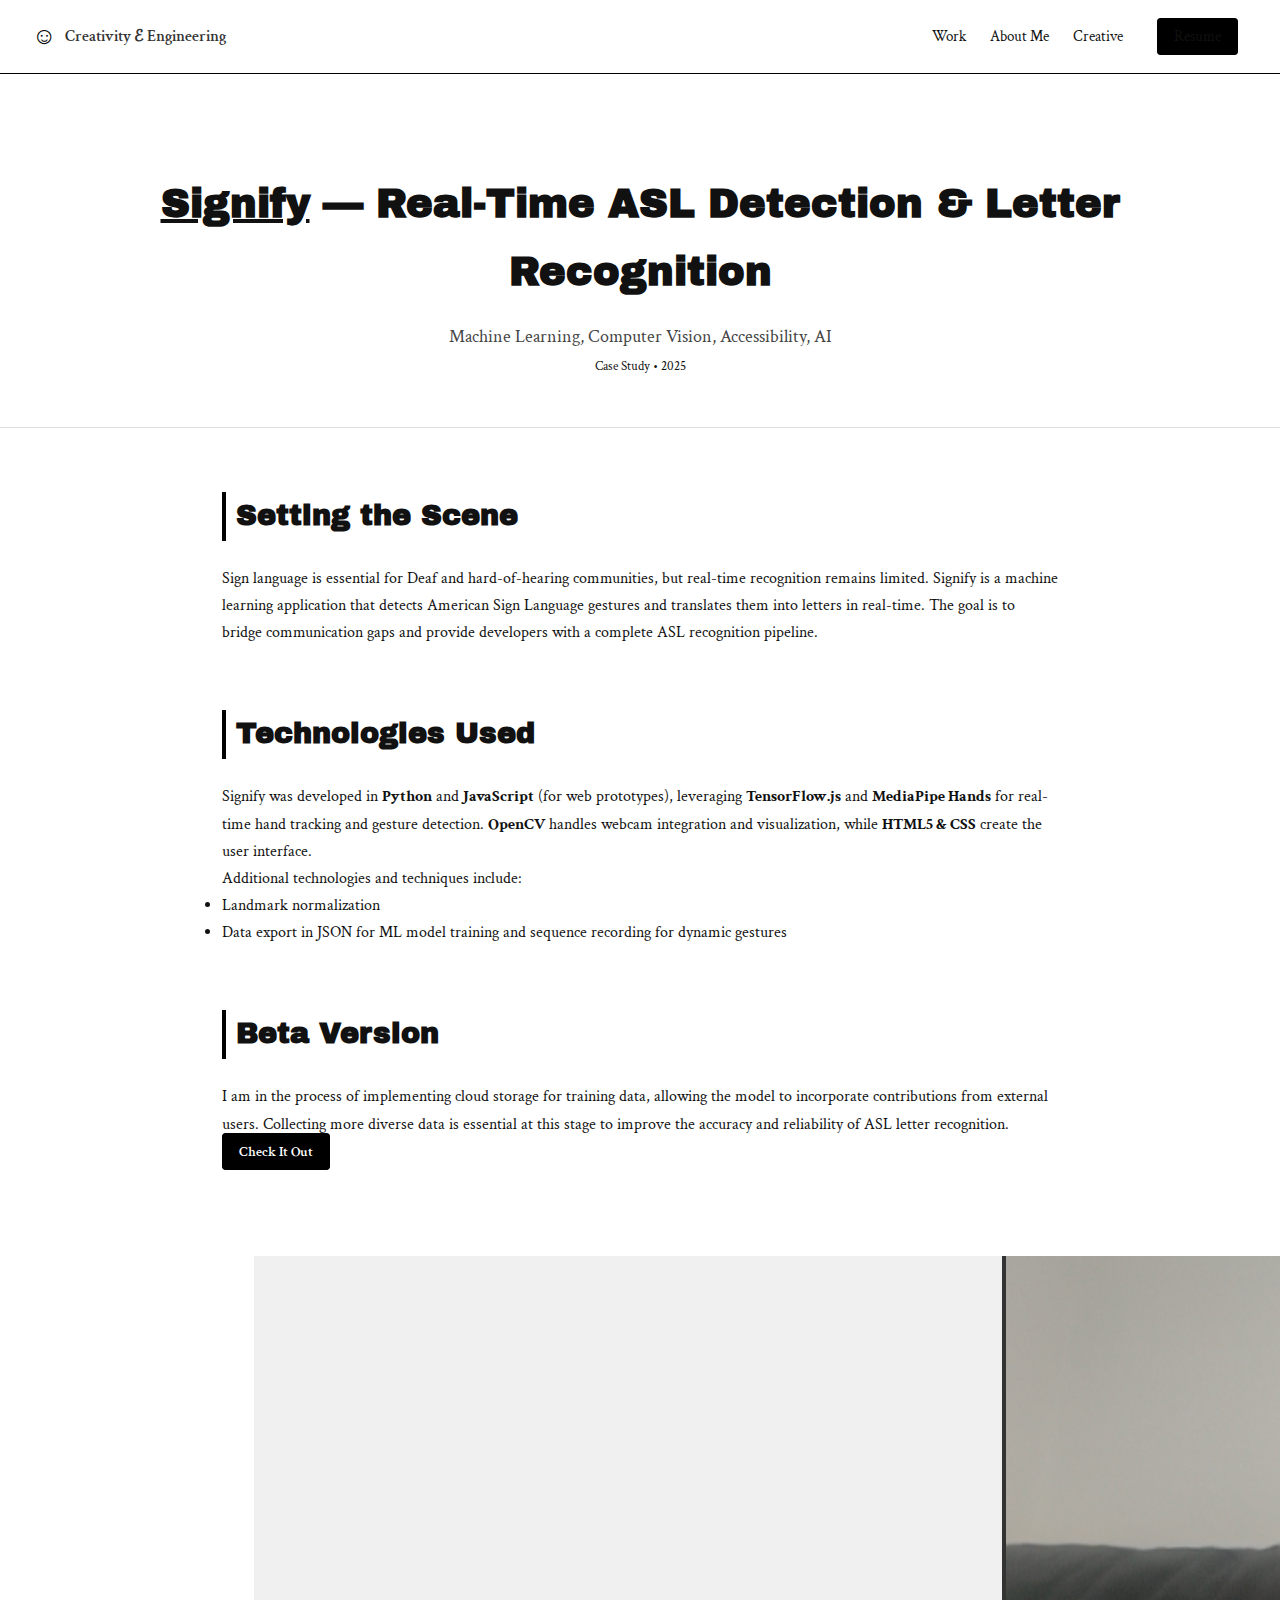
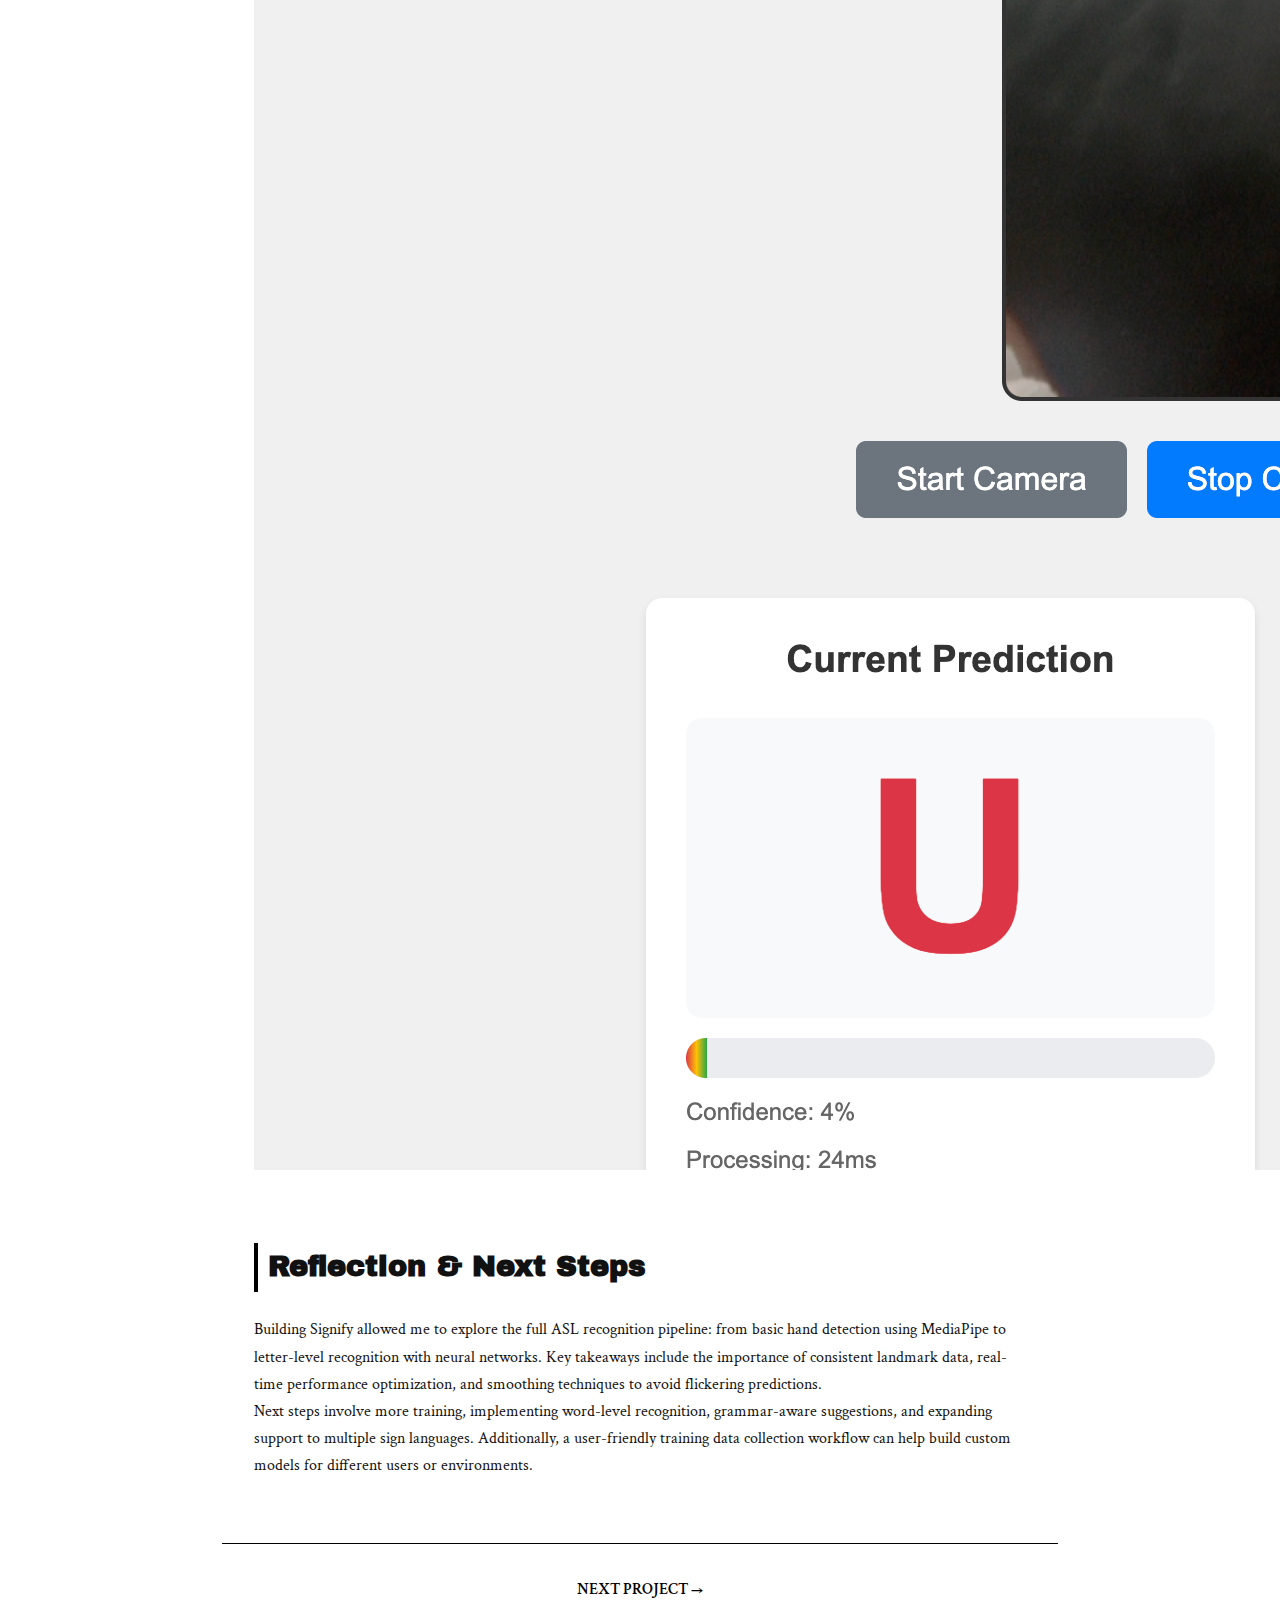
<file: project4.html>
<!DOCTYPE html>
<html lang="en">
<head>
  <meta charset="UTF-8" />
  <meta name="viewport" content="width=device-width, initial-scale=1.0" />
  <title>Signify ML App | Portfolio</title>

  <!-- Google Fonts -->
  <link rel="preconnect" href="https://fonts.googleapis.com" />
  <link rel="preconnect" href="https://fonts.gstatic.com" crossorigin />
  <link href="https://fonts.googleapis.com/css2?family=Archivo+Black&family=Crimson+Text:wght@400;600;700&display=swap" rel="stylesheet" />

  <!-- Custom CSS -->
  <link rel="stylesheet" href="project.css" />
</head>
<body>
  <!-- Navbar -->
  <header class="navbar">
    <a href="index.html" class="logo-container">
      <span class="logo">☺︎</span>
      <span class="logo-text">Creativity ℰ Engineering</span>
    </a>
    <ul class="nav-links">
      <li><a href="work.html">Work</a></li>
      <li><a href="aboutme.html">About Me</a></li>
      <li><a href="creative.html">Creative</a></li>
      <li>
        <a href="Bhashini_Yasam_Resume.pdf" download class="nav-link btn btn-primary" style="margin-left:10px;">
          Resume
        </a>
      </li>
    </ul>
    <div class="hamburger">
      <span></span><span></span><span></span>
    </div>
  </header>

  <!-- Hero -->
  <header class="hero">
    <h1><u>Signify</u> — Real-Time ASL Detection & Letter Recognition</h1>
    <p>Machine Learning, Computer Vision, Accessibility, AI</p>
    <small>Case Study • 2025</small>
  </header>

  <!-- Narrative -->
  <section class="narrative">
    <h2>Setting the Scene</h2>
    <p>
      Sign language is essential for Deaf and hard-of-hearing communities, but real-time recognition remains limited. 
      Signify is a machine learning application that detects American Sign Language gestures and translates them into letters in real-time. 
      The goal is to bridge communication gaps and provide developers with a complete ASL recognition pipeline.
    </p>
  </section>

  <section class="technologies">
    <h2>Technologies Used</h2>
    <p>
      Signify was developed in <strong>Python</strong> and <strong>JavaScript</strong> (for web prototypes), leveraging 
      <strong>TensorFlow.js</strong> and <strong>MediaPipe Hands</strong> for real-time hand tracking and gesture detection. 
      <strong>OpenCV</strong> handles webcam integration and visualization, while <strong>HTML5 & CSS</strong> create the user interface.
    </p>
    <p>
      Additional technologies and techniques include:
      <ul>
        <li>Landmark normalization</li>
        <li>Data export in JSON for ML model training and sequence recording for dynamic gestures</li>
      </ul>
    </p>
  </section>

<section class="pictures">
  <h2>Beta Version</h2>
  <p>
      I am in the process of implementing cloud storage for training data, allowing the model to incorporate contributions from external users. Collecting more diverse data is essential at this stage to improve the accuracy and reliability of ASL letter recognition.
    </p>
  <p>
    <a href="https://your-signify-demo-link.com" target="_blank" class="btn btn-primary">
      Check It Out
    </a>
  </p><br>

<section class="pic">
  <img src="signify.png" alt="Iteration 1 - Hand Detection" />
</section>


  <!-- Reflection -->
  <section class="reflection">
    <h2>Reflection & Next Steps</h2>
    <p>
      Building Signify allowed me to explore the full ASL recognition pipeline: from basic hand detection 
      using MediaPipe to letter-level recognition with neural networks. Key takeaways include the importance of consistent landmark data, real-time performance optimization, and smoothing techniques to avoid flickering predictions.
    </p>
    <p>
      Next steps involve more training, implementing word-level recognition, grammar-aware suggestions, and expanding support 
      to multiple sign languages. Additionally, a user-friendly training data collection workflow can help build custom models for different users or environments.
    </p>
  </section>

  <!-- Footer -->
  <footer class="next-project">
    <a href="project4.html">NEXT PROJECT →</a>
  </footer>
</body>
</html>
</file>
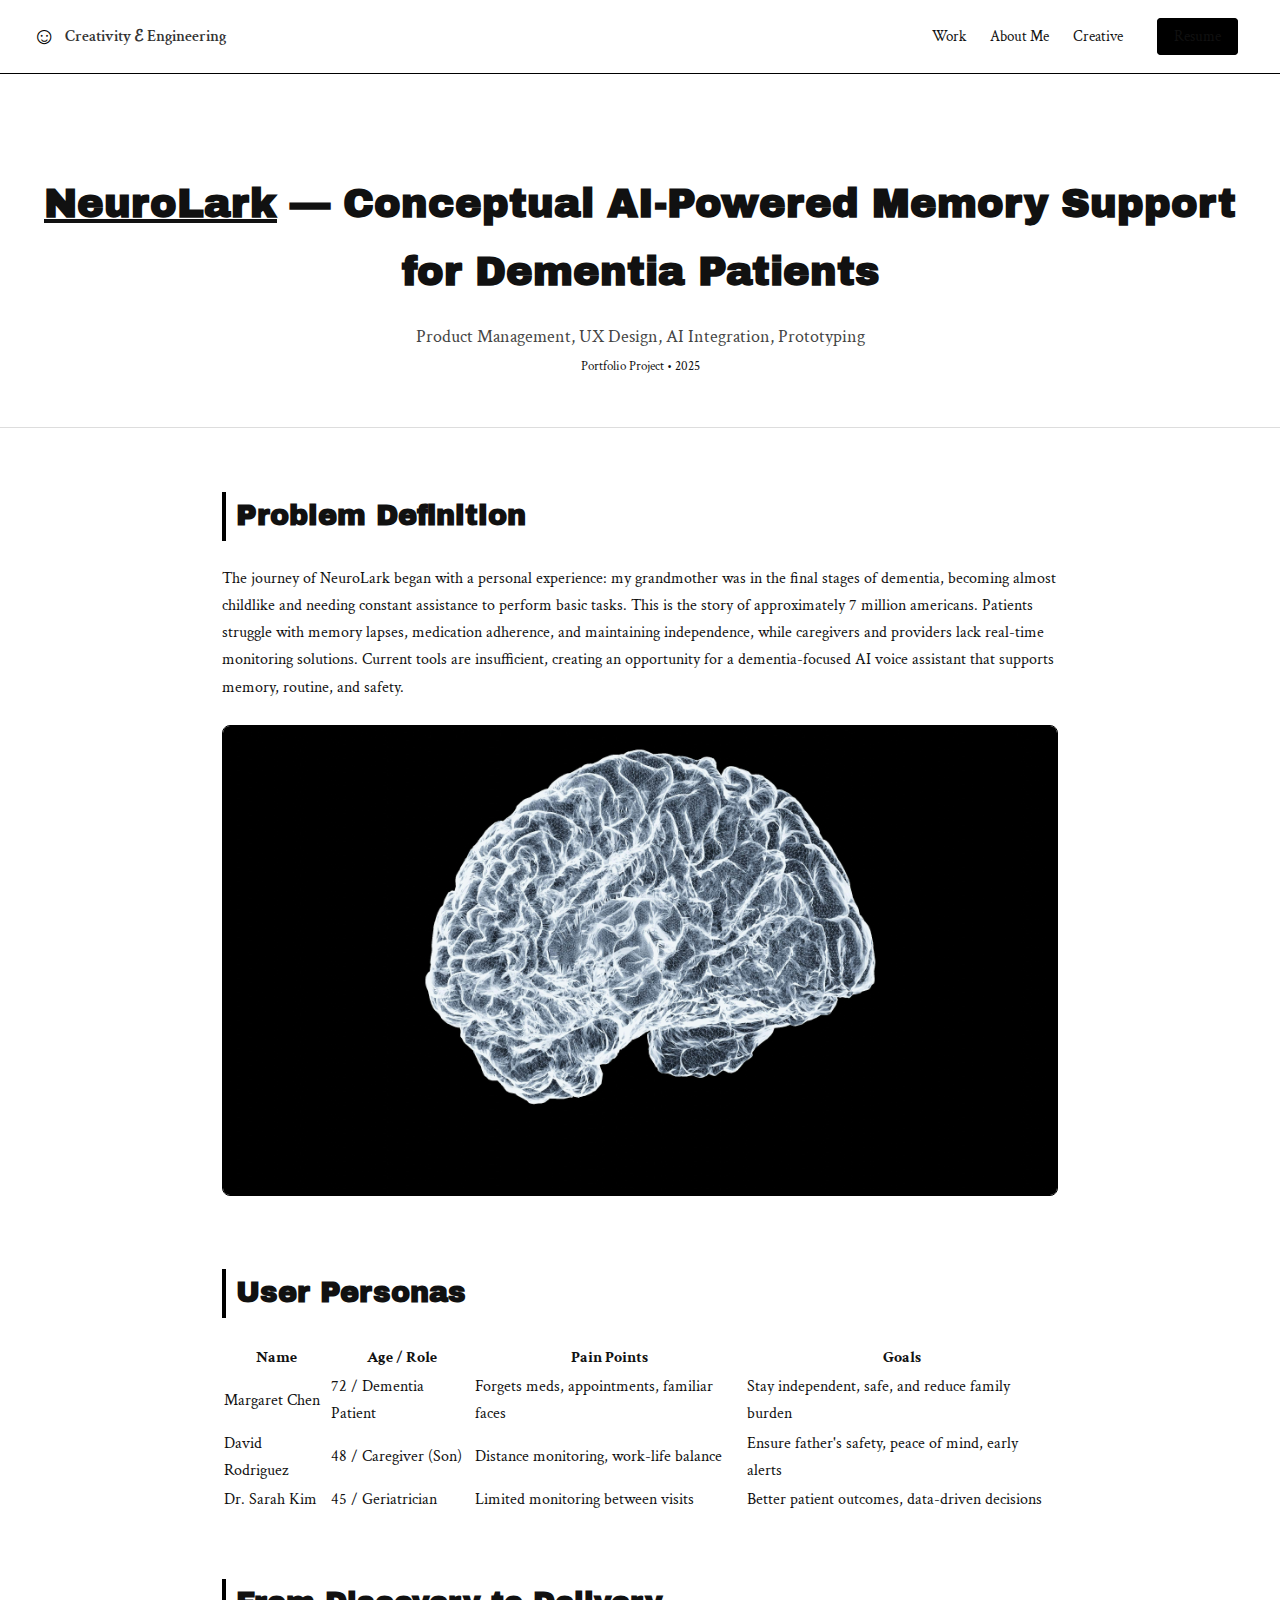
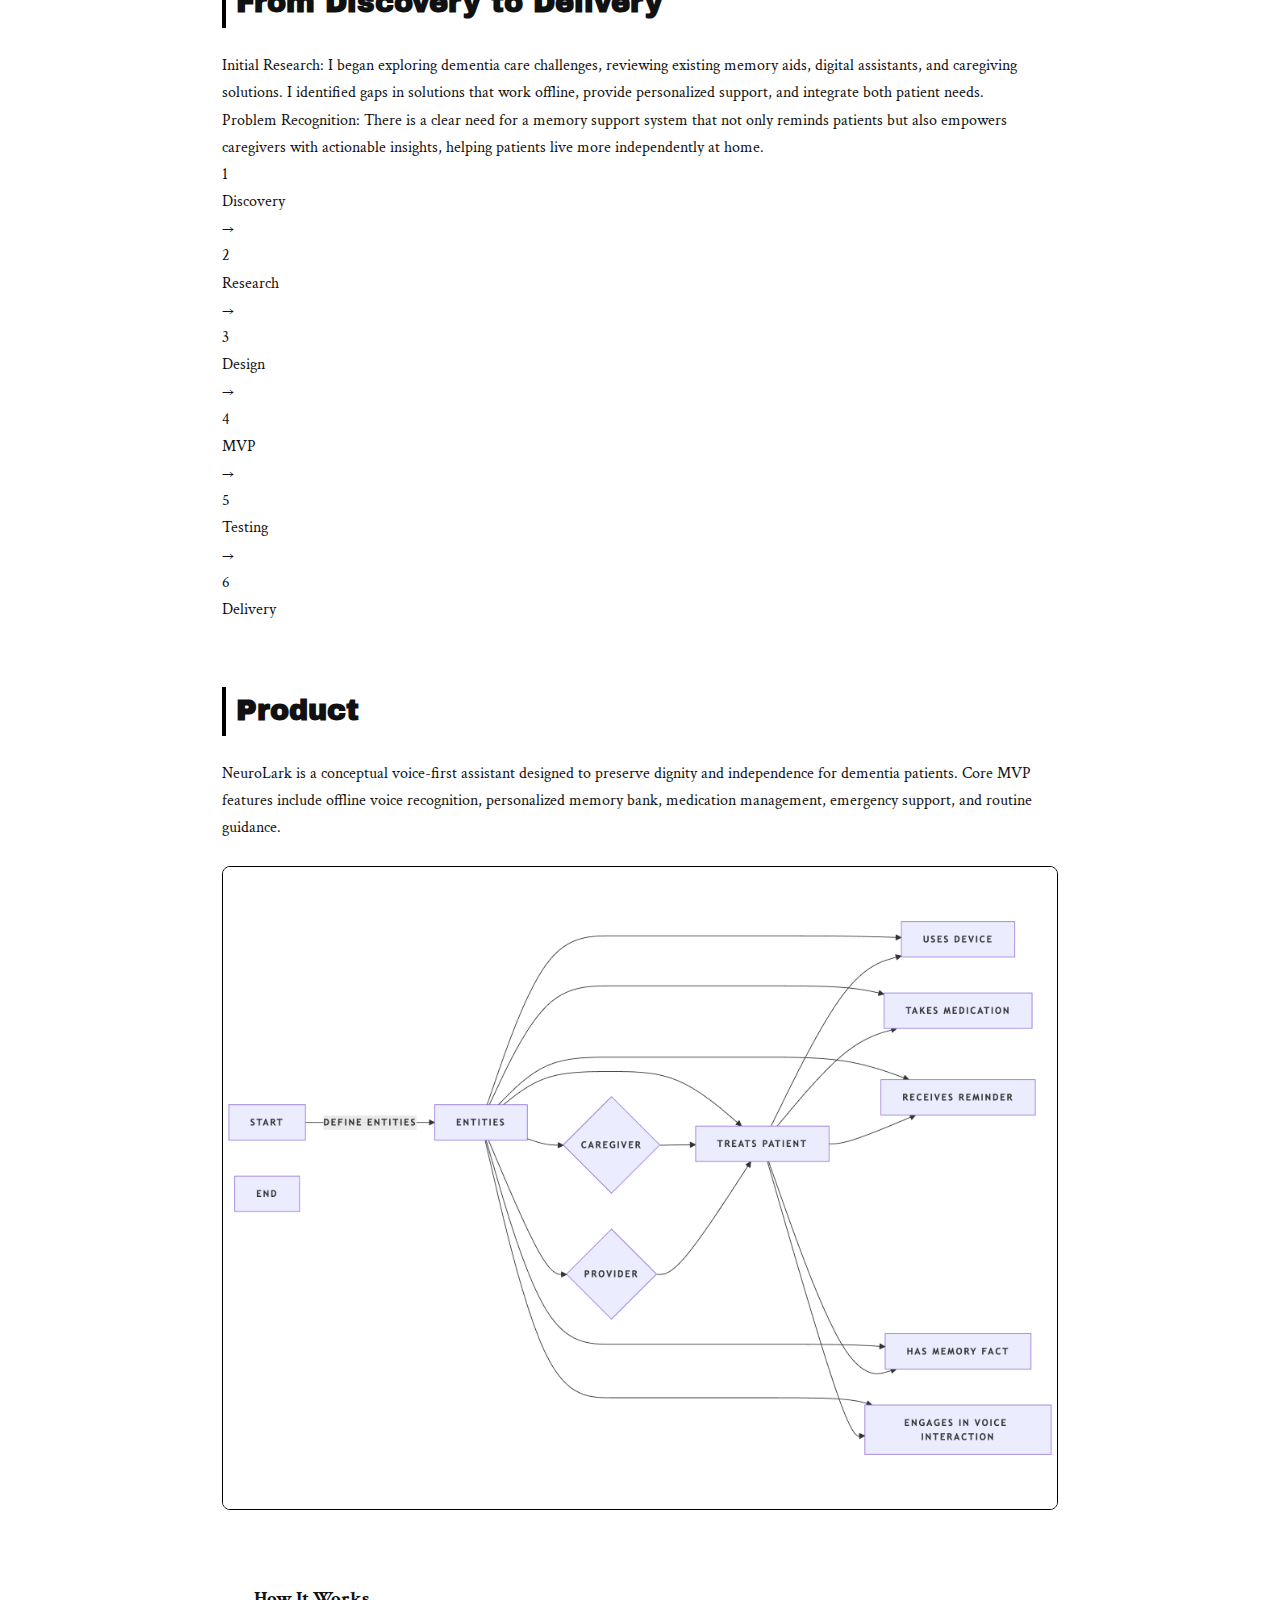
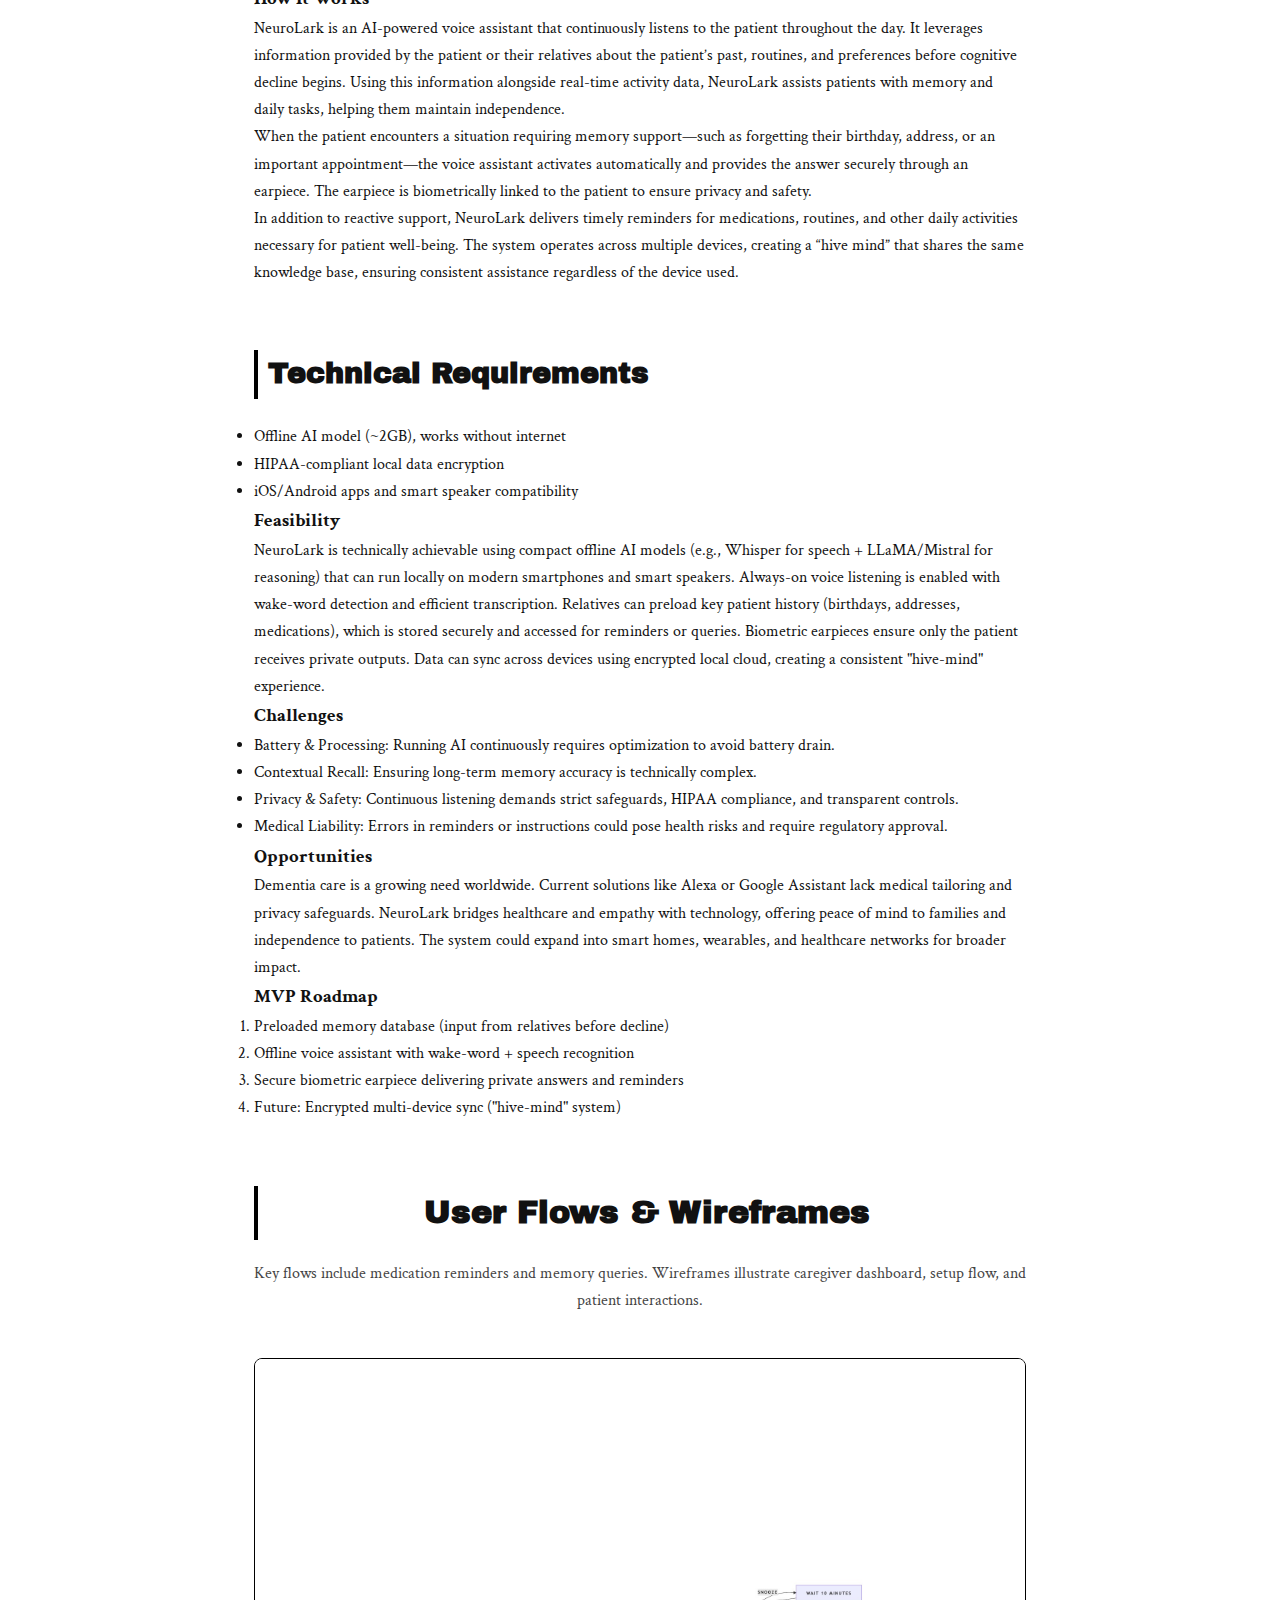
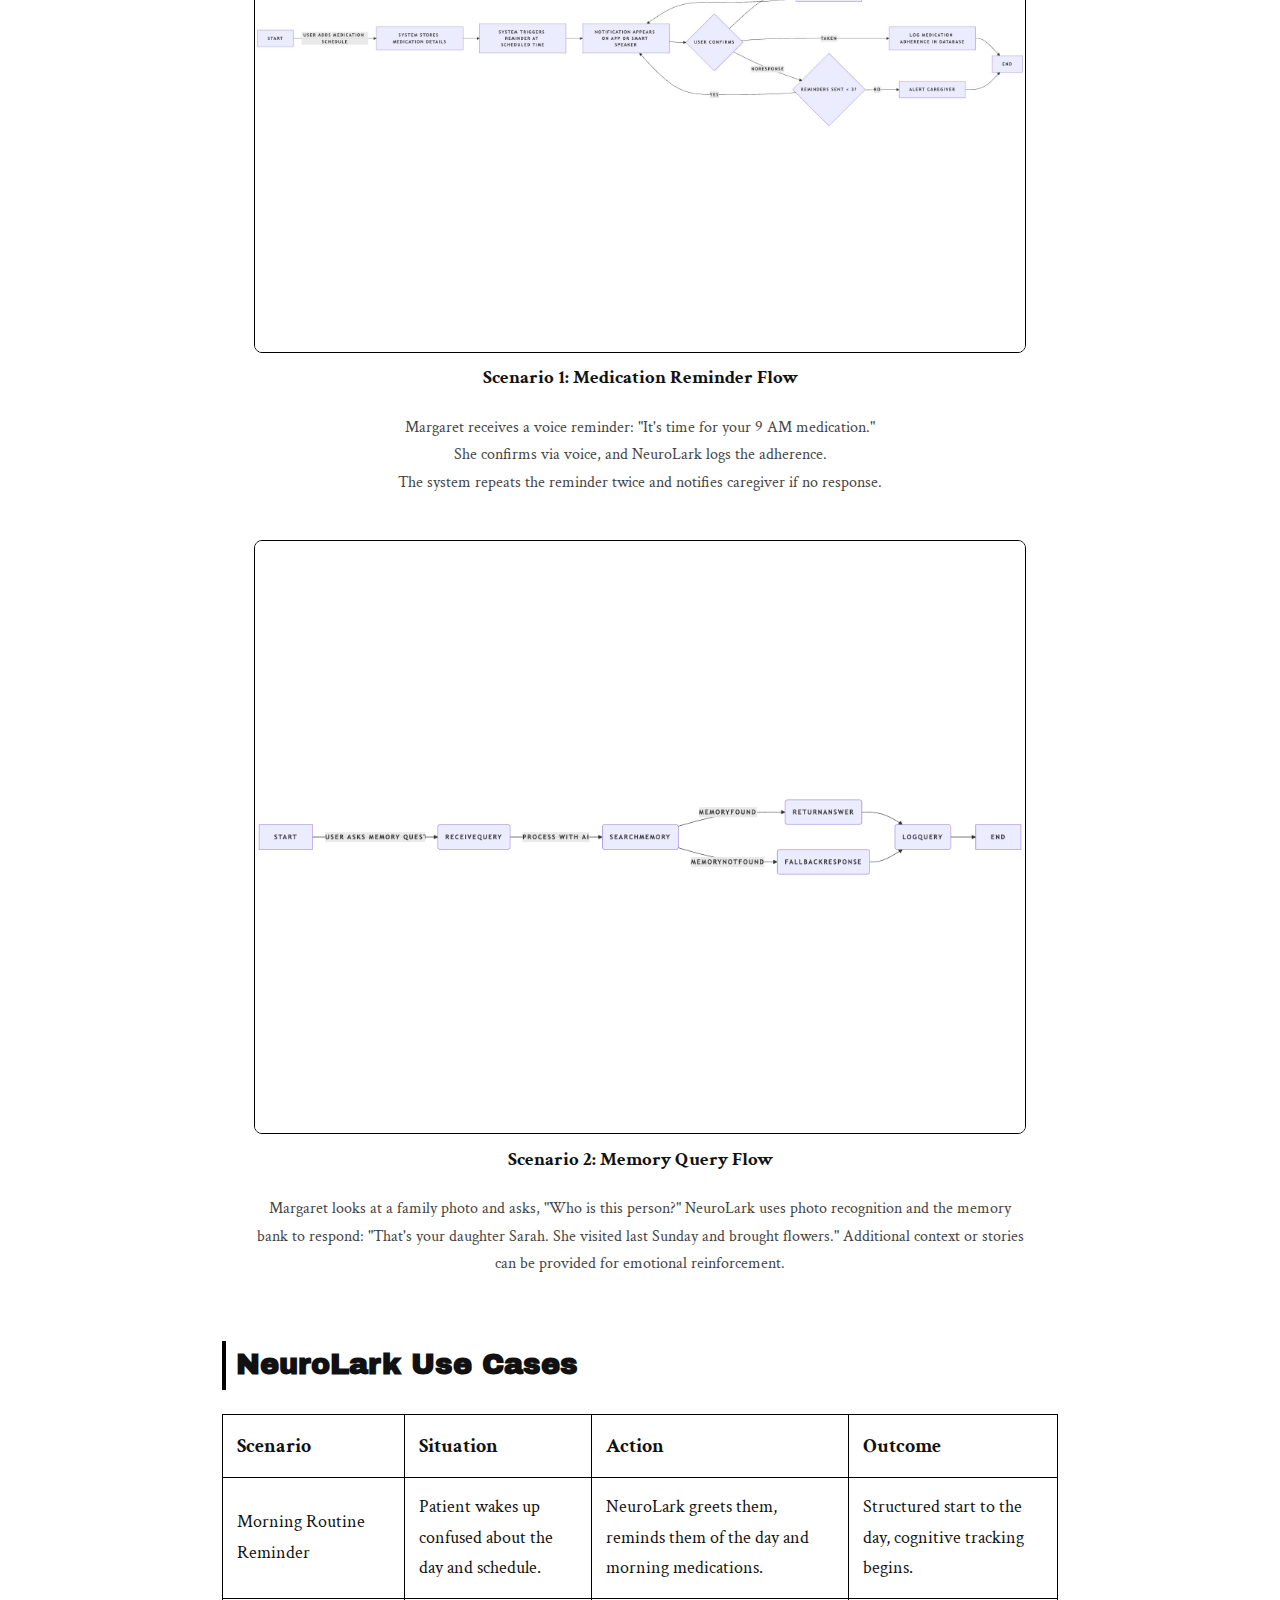
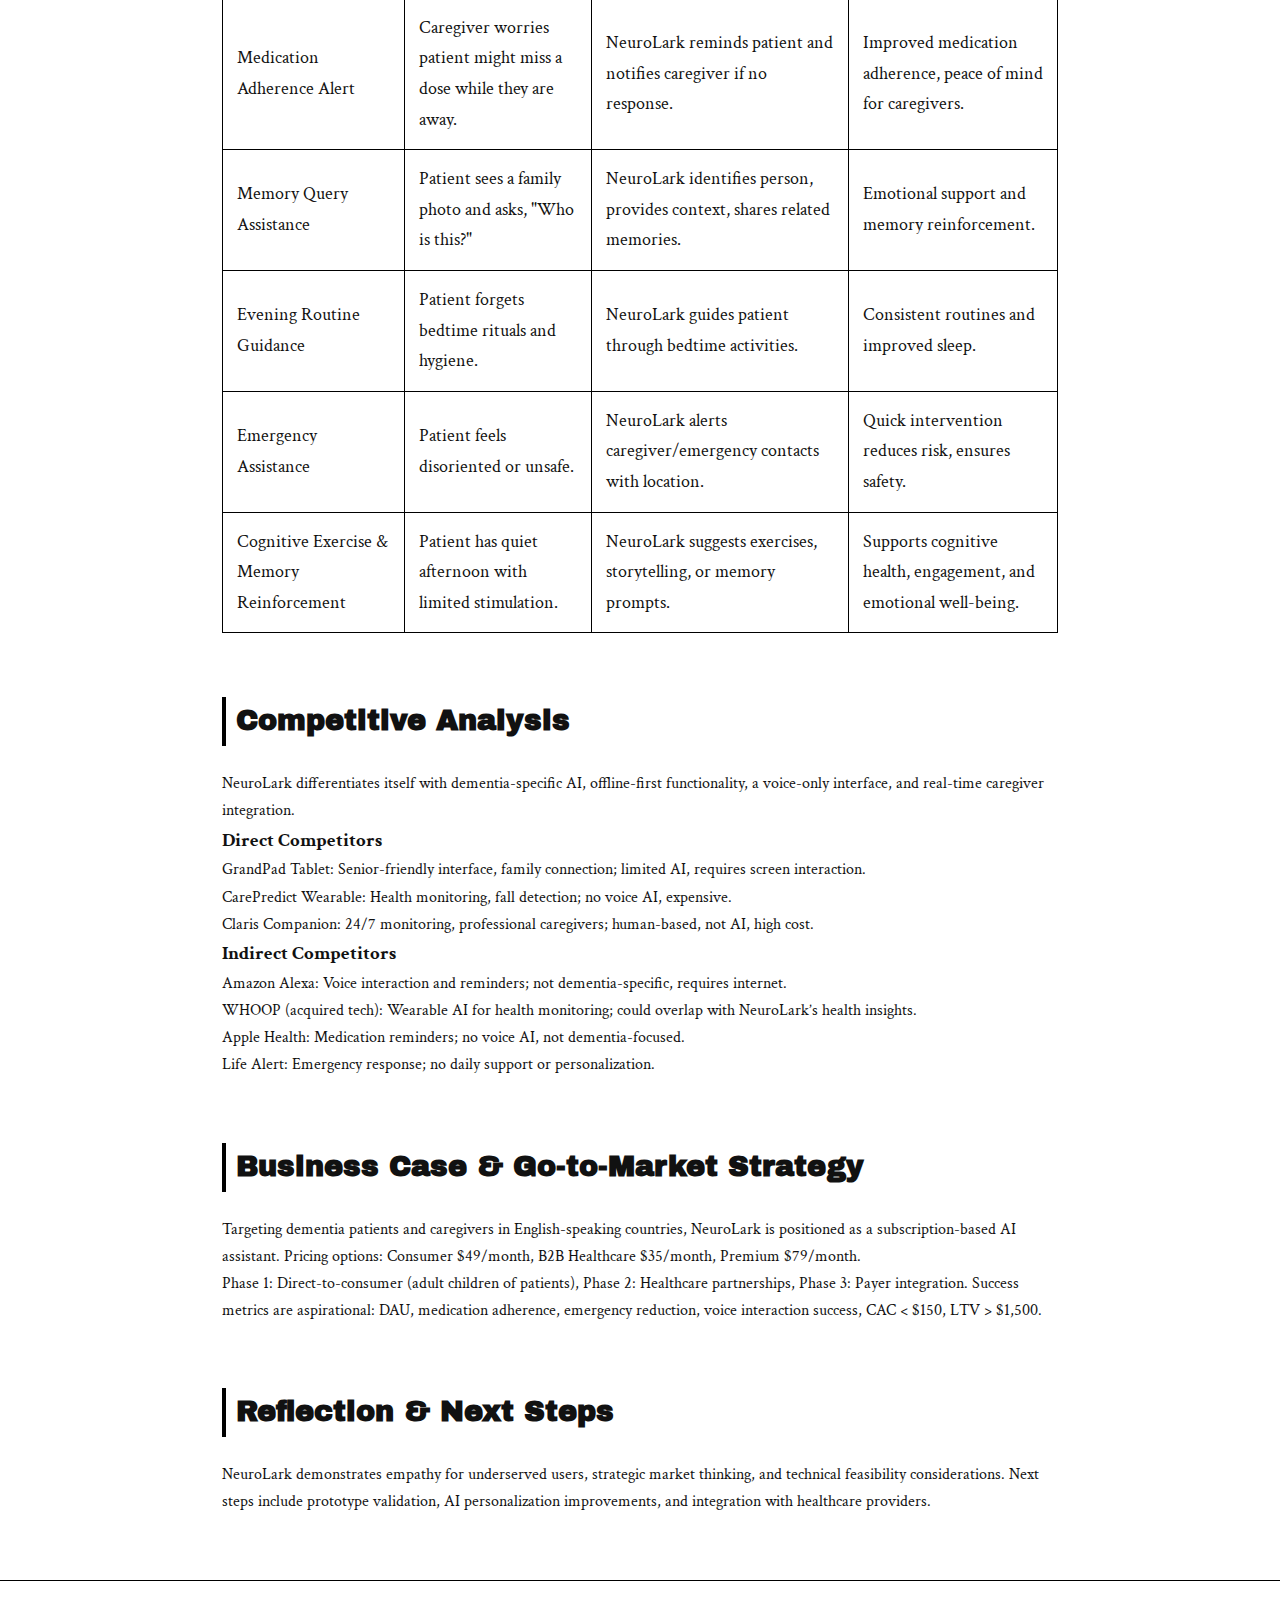
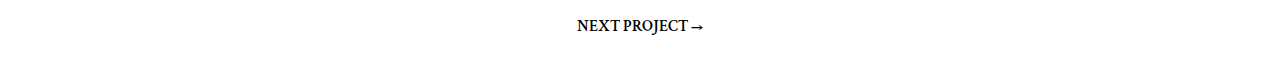
<file: project5.html>
<!DOCTYPE html>
<html lang="en">
<head>
  <meta charset="UTF-8" />
  <meta name="viewport" content="width=device-width, initial-scale=1.0" />
  <title>NeuroLark | Portfolio</title>

  <!-- Google Fonts -->
  <link rel="preconnect" href="https://fonts.googleapis.com" />
  <link rel="preconnect" href="https://fonts.gstatic.com" crossorigin />
  <link href="https://fonts.googleapis.com/css2?family=Archivo+Black&family=Crimson+Text:wght@400;600;700&display=swap" rel="stylesheet" />

  <!-- Custom CSS -->
  <link rel="stylesheet" href="project.css" />
</head>
<body>
  <!-- Navbar -->
  <header class="navbar">
    <a href="index.html" class="logo-container">
      <span class="logo">☺︎</span>
      <span class="logo-text">Creativity ℰ Engineering</span>
    </a>
    <ul class="nav-links">
      <li><a href="work.html">Work</a></li>
      <li><a href="aboutme.html">About Me</a></li>
      <li><a href="creative.html">Creative</a></li>
      <li>
        <a href="Bhashini_Yasam_Resume.pdf" download class="nav-link btn btn-primary" style="margin-left:10px;">
          Resume
        </a>
      </li>
    </ul>
    <div class="hamburger">
      <span></span><span></span><span></span>
    </div>
  </header>

  <!-- Hero -->
  <header class="hero">
    <h1><u>NeuroLark</u> — Conceptual AI-Powered Memory Support for Dementia Patients</h1>
    <p>Product Management, UX Design, AI Integration, Prototyping</p>
    <small>Portfolio Project • 2025</small>
  </header>

  <!-- Problem Definition -->
  <section class="narrative">
    <h2>Problem Definition</h2>
    <p>
       <p>
    The journey of NeuroLark began with a personal experience: my grandmother was in the final stages of dementia, 
    becoming almost childlike and needing constant assistance to perform basic tasks. This is the story of approximately 7 million americans.
    Patients struggle with memory lapses, medication adherence, and maintaining independence, while caregivers and 
    providers lack real-time monitoring solutions. Current tools are insufficient, creating an opportunity for a 
    dementia-focused AI voice assistant that supports memory, routine, and safety.
  </p>
      
    </p>
    <img src="neurolark1.jpg" alt="User research visuals" class="case-image" />
  </section>

<section class="user-personas">
  <h2>User Personas</h2>
  <table class="user-table">
    <thead>
      <tr>
        <th>Name</th>
        <th>Age / Role</th>
        <th>Pain Points</th>
        <th>Goals</th>
      </tr>
    </thead>
    <tbody>
      <tr>
        <td>Margaret Chen</td>
        <td>72 / Dementia Patient</td>
        <td>Forgets meds, appointments, familiar faces</td>
        <td>Stay independent, safe, and reduce family burden</td>
      </tr>
      <tr>
        <td>David Rodriguez</td>
        <td>48 / Caregiver (Son)</td>
        <td>Distance monitoring, work-life balance</td>
        <td>Ensure father's safety, peace of mind, early alerts</td>
      </tr>
      <tr>
        <td>Dr. Sarah Kim</td>
        <td>45 / Geriatrician</td>
        <td>Limited monitoring between visits</td>
        <td>Better patient outcomes, data-driven decisions</td>
      </tr>
    </tbody>
  </table>
</section>

<section class="discovery-delivery">
  <h2>From Discovery to Delivery</h2>
 <p>
    Initial Research: I began exploring dementia care challenges, reviewing existing memory aids, digital assistants, 
    and caregiving solutions. I identified gaps in solutions that work offline, provide personalized support, and 
    integrate both patient needs.
  </p>
  <p>
    Problem Recognition: There is a clear need for a memory support system that not only reminds patients but also 
    empowers caregivers with actionable insights, helping patients live more independently at home.
  </p>
  <div class="timeline">
    <div class="stage completed">
      <div class="circle">1</div>
      <p class="stage-title">Discovery</p>
    </div>
    <div class="arrow">→</div>
    <div class="stage in-progress">
      <div class="circle">2</div>
      <p class="stage-title">Research</p>
    </div>
    <div class="arrow">→</div>
    <div class="stage in-progress">
      <div class="circle">3</div>
      <p class="stage-title">Design</p>
    </div>
    <div class="arrow">→</div>
    <div class="stage future">
      <div class="circle">4</div>
      <p class="stage-title">MVP</p>
    </div>
    <div class="arrow">→</div>
    <div class="stage future">
      <div class="circle">5</div>
      <p class="stage-title">Testing</p>
    </div>
    <div class="arrow">→</div>
    <div class="stage future">
      <div class="circle">6</div>
      <p class="stage-title">Delivery</p>
    </div>
  </div>
</section>



  <!-- PRD -->
  <section class="solution">
    <h2>Product</h2>
    <p>
      NeuroLark is a conceptual voice-first assistant designed to preserve dignity and independence for dementia patients. 
      Core MVP features include offline voice recognition, personalized memory bank, medication management, emergency support, and routine guidance.
    </p>
    <img src="neurolark2.png" alt="PRD diagram" class="case-image" />

<section class="how-it-works">
  <h3>How It Works</h3>
  <p>
    NeuroLark is an AI-powered voice assistant that continuously listens to the patient throughout the day. 
    It leverages information provided by the patient or their relatives about the patient’s past, routines, 
    and preferences before cognitive decline begins. Using this information alongside real-time activity data, 
    NeuroLark assists patients with memory and daily tasks, helping them maintain independence.
  </p>
  <p>
    When the patient encounters a situation requiring memory support—such as forgetting their birthday, address, 
    or an important appointment—the voice assistant activates automatically and provides the answer securely 
    through an earpiece. The earpiece is biometrically linked to the patient to ensure privacy and safety.
  </p>
  <p>
    In addition to reactive support, NeuroLark delivers timely reminders for medications, routines, and other 
    daily activities necessary for patient well-being. The system operates across multiple devices, creating 
    a “hive mind” that shares the same knowledge base, ensuring consistent assistance regardless of the device used.
  </p>
</section>


<section class="technical">
  <h2>Technical Requirements</h2>
  <ul>
    <li>Offline AI model (~2GB), works without internet</li>
    <li>HIPAA-compliant local data encryption</li>
    <li>iOS/Android apps and smart speaker compatibility</li>
  </ul>

  <h3>Feasibility</h3>
  <p>
    NeuroLark is technically achievable using compact offline AI models 
    (e.g., Whisper for speech + LLaMA/Mistral for reasoning) that can run locally 
    on modern smartphones and smart speakers. Always-on voice listening is enabled 
    with wake-word detection and efficient transcription. Relatives can preload key 
    patient history (birthdays, addresses, medications), which is stored securely 
    and accessed for reminders or queries. Biometric earpieces ensure only the 
    patient receives private outputs. Data can sync across devices using encrypted 
    local cloud, creating a consistent "hive-mind" experience.
  </p>

  <h3>Challenges</h3>
  <ul>
    <li>Battery & Processing: Running AI continuously requires optimization to avoid battery drain.</li>
    <li>Contextual Recall: Ensuring long-term memory accuracy is technically complex.</li>
    <li>Privacy & Safety: Continuous listening demands strict safeguards, HIPAA compliance, and transparent controls.</li>
    <li>Medical Liability: Errors in reminders or instructions could pose health risks and require regulatory approval.</li>
  </ul>

  <h3>Opportunities</h3>
  <p>
    Dementia care is a growing need worldwide. Current solutions like Alexa or 
    Google Assistant lack medical tailoring and privacy safeguards. NeuroLark bridges 
    healthcare and empathy with technology, offering peace of mind to families and 
    independence to patients. The system could expand into smart homes, wearables, 
    and healthcare networks for broader impact.
  </p>

  <h3>MVP Roadmap</h3>
  <ol>
    <li>Preloaded memory database (input from relatives before decline)</li>
    <li>Offline voice assistant with wake-word + speech recognition</li>
    <li>Secure biometric earpiece delivering private answers and reminders</li>
    <li>Future: Encrypted multi-device sync ("hive-mind" system)</li>
  </ol>
</section>


  <!-- User Flows -->
  <section class="prototype">
    <h2>User Flows & Wireframes</h2>
    <p>Key flows include medication reminders and memory queries. Wireframes illustrate caregiver dashboard, setup flow, and patient interactions.</p>
    <img src="neurolark3.jpg" alt="Medication reminder flow" class="case-image" />

      <h3>Scenario 1: Medication Reminder Flow</h3>
  <p>
     Margaret receives a voice reminder: "It's time for your 9 AM medication." <br>
    She confirms via voice, and NeuroLark logs the adherence. <br>
   The system repeats the reminder twice and notifies caregiver if no response.
  </p>
    <img src="Neurolark5.png" alt="Memory query flow" class="case-image" />

  <!-- Memory Query Flow -->
  <h3>Scenario 2: Memory Query Flow</h3>
  <p>
    Margaret looks at a family photo and asks, "Who is this person?" 
    NeuroLark uses photo recognition and the memory bank to respond: "That's your daughter Sarah. She visited last Sunday and brought flowers." 
    Additional context or stories can be provided for emotional reinforcement.
  </p>

</section>
  </section>

<section class="use-cases">
  <h2>NeuroLark Use Cases</h2>
  <table class="use-case-table">
    <thead>
      <tr>
        <th>Scenario</th>
        <th>Situation</th>
        <th>Action</th>
        <th>Outcome</th>
      </tr>
    </thead>
    <tbody>
      <tr>
        <td>Morning Routine Reminder</td>
        <td>Patient wakes up confused about the day and schedule.</td>
        <td>NeuroLark greets them, reminds them of the day and morning medications.</td>
        <td>Structured start to the day, cognitive tracking begins.</td>
      </tr>
      <tr>
        <td>Medication Adherence Alert</td>
        <td>Caregiver worries patient might miss a dose while they are away.</td>
        <td>NeuroLark reminds patient and notifies caregiver if no response.</td>
        <td>Improved medication adherence, peace of mind for caregivers.</td>
      </tr>
      <tr>
        <td>Memory Query Assistance</td>
        <td>Patient sees a family photo and asks, "Who is this?"</td>
        <td>NeuroLark identifies person, provides context, shares related memories.</td>
        <td>Emotional support and memory reinforcement.</td>
      </tr>
      <tr>
        <td>Evening Routine Guidance</td>
        <td>Patient forgets bedtime rituals and hygiene.</td>
        <td>NeuroLark guides patient through bedtime activities.</td>
        <td>Consistent routines and improved sleep.</td>
      </tr>
      <tr>
        <td>Emergency Assistance</td>
        <td>Patient feels disoriented or unsafe.</td>
        <td>NeuroLark alerts caregiver/emergency contacts with location.</td>
        <td>Quick intervention reduces risk, ensures safety.</td>
      </tr>
      <tr>
        <td>Cognitive Exercise & Memory Reinforcement</td>
        <td>Patient has quiet afternoon with limited stimulation.</td>
        <td>NeuroLark suggests exercises, storytelling, or memory prompts.</td>
        <td>Supports cognitive health, engagement, and emotional well-being.</td>
      </tr>
    </tbody>
  </table>
</section>

<style>
.use-case-table {
  width: 100%;
  border-collapse: collapse;
  font-size: 18px; /* makes text a little bigger */
}

.use-case-table th,
.use-case-table td {
  border: 1px solid #000; /* only black lines */
  padding: 14px;          /* more breathing space */
  text-align: left;
}

.use-case-table th {
  font-size: 20px; 
  font-weight: bold;
}
</style>

  

  <!-- Competitive Analysis -->
  <section class="research-stats">
  <h2>Competitive Analysis</h2>
  <p>
    NeuroLark differentiates itself with dementia-specific AI, offline-first functionality, a voice-only interface, and real-time caregiver integration.
  </p>
  <h3>Direct Competitors</h3>
<p>GrandPad Tablet: Senior-friendly interface, family connection; limited AI, requires screen interaction.</p>
<p>CarePredict Wearable: Health monitoring, fall detection; no voice AI, expensive.</p>
<p>Claris Companion: 24/7 monitoring, professional caregivers; human-based, not AI, high cost.</p>

<h3>Indirect Competitors</h3>

<p>Amazon Alexa: Voice interaction and reminders; not dementia-specific, requires internet.</p>
<p>WHOOP (acquired tech): Wearable AI for health monitoring; could overlap with NeuroLark’s health insights.</p>
<p>Apple Health: Medication reminders; no voice AI, not dementia-focused.</p>
<p>Life Alert: Emergency response; no daily support or personalization.</p>

</section>

  <!-- Business Case & GTM -->
  <section class="market-need">
    <h2>Business Case & Go-to-Market Strategy</h2>
    <p>
      Targeting dementia patients and caregivers in English-speaking countries, NeuroLark is positioned as a subscription-based AI assistant.
      Pricing options: Consumer $49/month, B2B Healthcare $35/month, Premium $79/month.
    </p>
    <p>
      Phase 1: Direct-to-consumer (adult children of patients), Phase 2: Healthcare partnerships, Phase 3: Payer integration.  
      Success metrics are aspirational: DAU, medication adherence, emergency reduction, voice interaction success, CAC < $150, LTV > $1,500.
    </p>
  </section>

  <!-- Reflection -->
  <section class="reflection">
    <h2>Reflection & Next Steps</h2>
    <p>
      NeuroLark demonstrates empathy for underserved users, strategic market thinking, and technical feasibility considerations. Next steps include prototype validation, AI personalization improvements, and integration with healthcare providers.
    </p>
  </section>

  <!-- Footer -->
  <footer class="next-project">
    <a href="project6.html">NEXT PROJECT →</a>
  </footer>
</body>
</html>
</file>
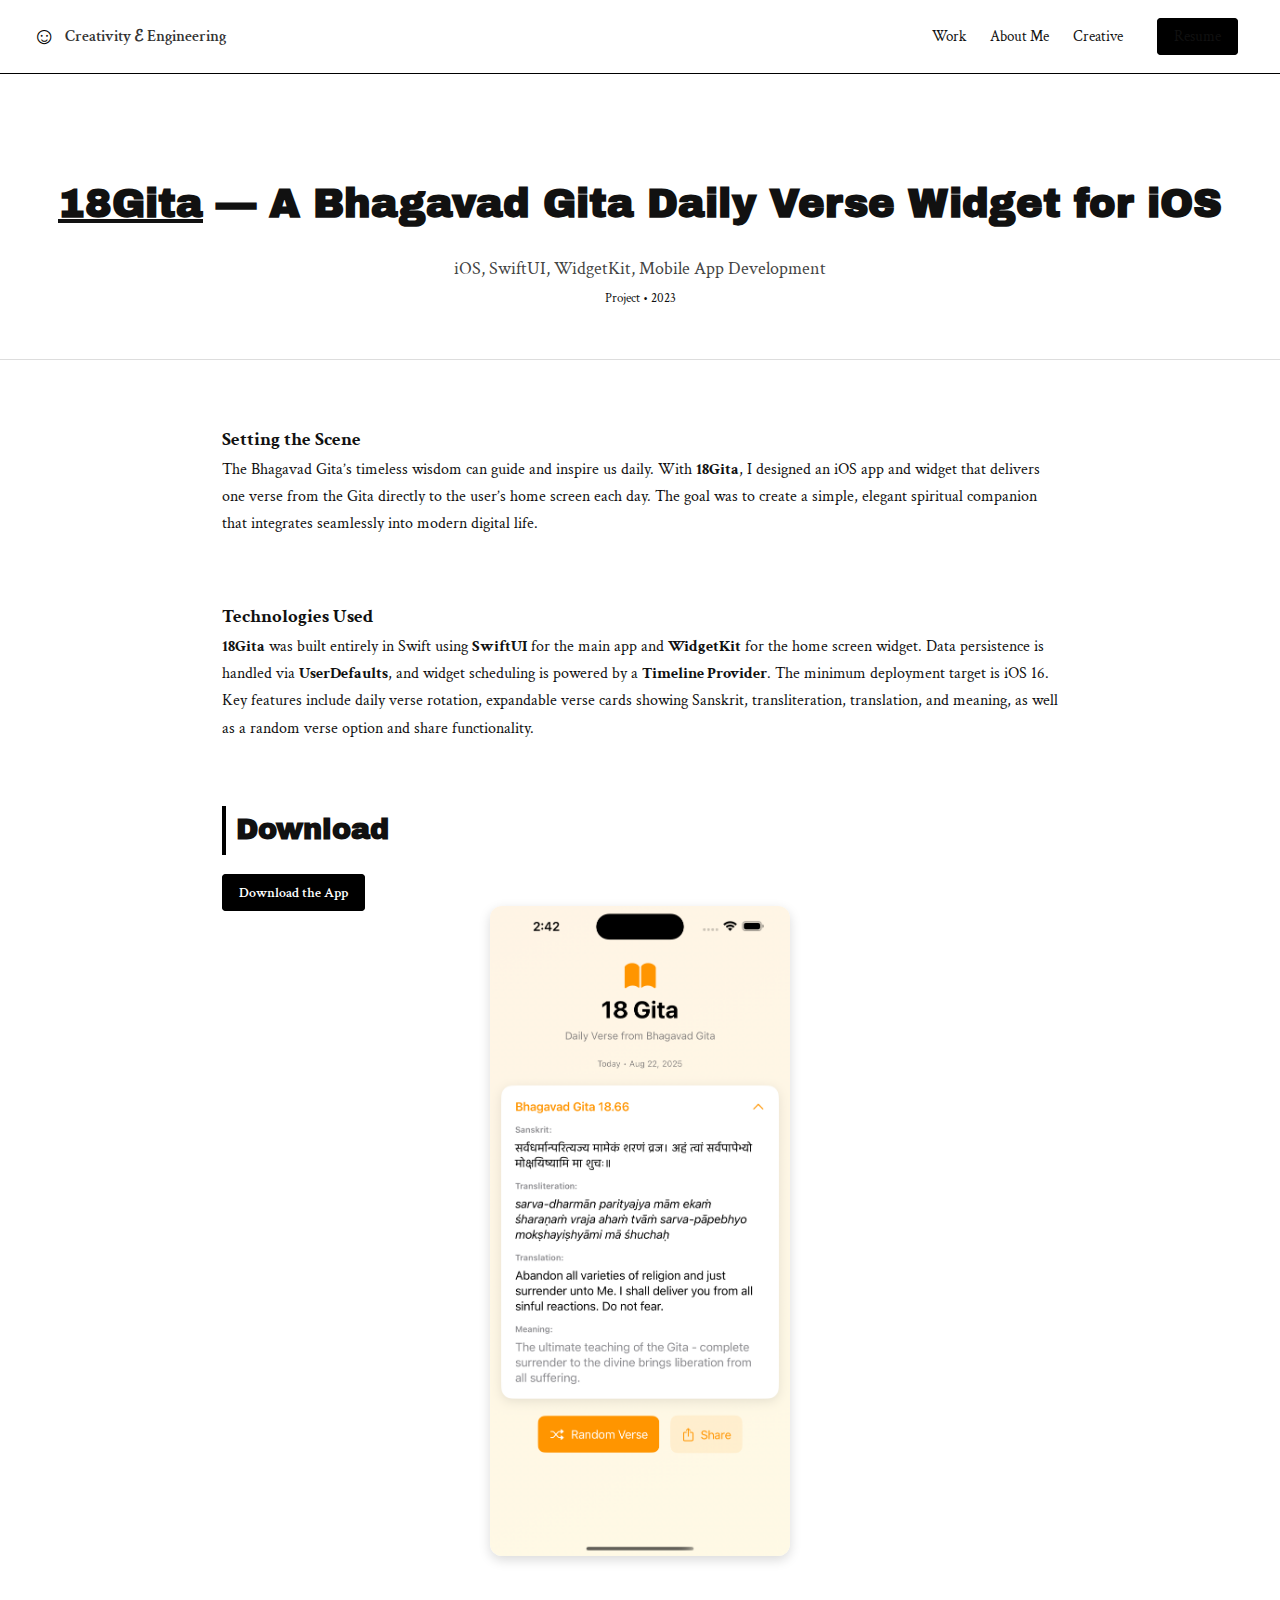
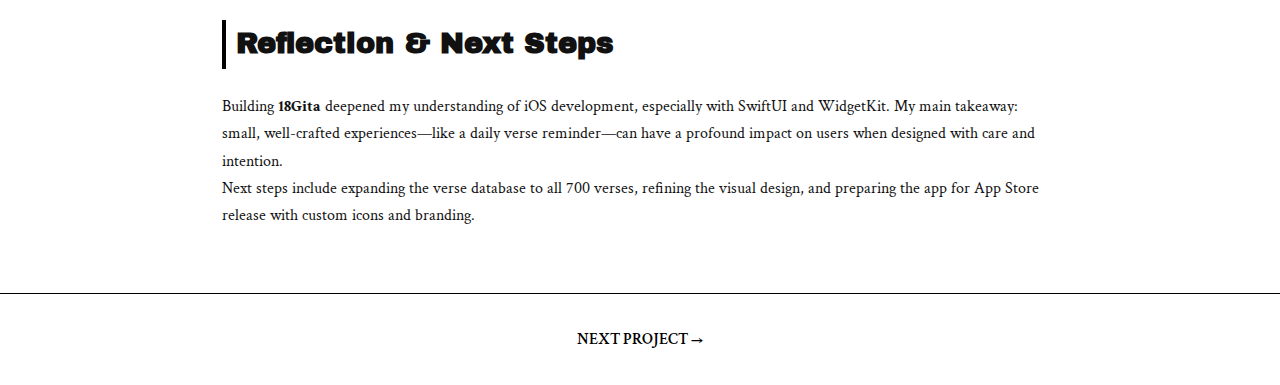
<file: project6.html>
<!DOCTYPE html>
<html lang="en">
<head>
  <meta charset="UTF-8" />
  <meta name="viewport" content="width=device-width, initial-scale=1.0" />
  <title>18Gita iOS App | Portfolio</title>

  <!-- Google Fonts -->
  <link rel="preconnect" href="https://fonts.googleapis.com" />
  <link rel="preconnect" href="https://fonts.gstatic.com" crossorigin />
  <link href="https://fonts.googleapis.com/css2?family=Archivo+Black&family=Crimson+Text:wght@400;600;700&display=swap" rel="stylesheet" />

  <!-- Custom CSS -->
  <link rel="stylesheet" href="project.css" />
</head>
<body>
  <!-- Navbar -->
  <header class="navbar">
    <a href="index.html" class="logo-container">
      <span class="logo">☺︎</span>
      <span class="logo-text">Creativity ℰ Engineering</span>
    </a>
    <ul class="nav-links">
      <li><a href="work.html">Work</a></li>
      <li><a href="aboutme.html">About Me</a></li>
      <li><a href="creative.html">Creative</a></li>
      <li>
        <a href="Bhashini_Yasam_Resume.pdf" download class="nav-link btn btn-primary" style="margin-left:10px;">
          Resume
        </a>
      </li>
    </ul>
    <div class="hamburger">
      <span></span><span></span><span></span>
    </div>
  </header>

  <!-- Hero -->
  <header class="hero">
    <h1><u>18Gita</u> — A Bhagavad Gita Daily Verse Widget for iOS</h1>
    <p>iOS, SwiftUI, WidgetKit, Mobile App Development</p>
    <small>Project • 2023 </small>
  </header>

  <!-- Narrative -->
  <section class="narrative">
    <h3>Setting the Scene</h3>
    <p>
      The Bhagavad Gita’s timeless wisdom can guide and inspire us daily. 
      With <strong>18Gita</strong>, I designed an iOS app and widget that delivers one verse from the Gita 
      directly to the user’s home screen each day. The goal was to create a simple, 
      elegant spiritual companion that integrates seamlessly into modern digital life.
    </p>
  </section>

  <!-- Technologies -->
  <section class="technologies">
    <h3>Technologies Used</h3>
    <p>
      <strong>18Gita</strong> was built entirely in Swift using <strong>SwiftUI</strong> for the main app 
      and <strong>WidgetKit</strong> for the home screen widget. 
      Data persistence is handled via <strong>UserDefaults</strong>, and widget scheduling is powered by 
      a <strong>Timeline Provider</strong>. The minimum deployment target is iOS 16.
    </p>
    <p>
      Key features include daily verse rotation, expandable verse cards showing 
      Sanskrit, transliteration, translation, and meaning, as well as a random verse option 
      and share functionality.
    </p>
  </section>

  <!-- Features / Screens -->
  <section class="pictures">
    <h2>Download</h2>
  <p>
    <a href="18gita.zip" download class="btn btn-primary">
      Download the App
    </a>
    <div class="prototype-gallery">
      <img src="18gita.png" alt="Daily Verse App Screen" style="width:50%; max-width:300px;" />

    </div>
  </section>






  <!-- Reflection -->
  <section class="reflection">
    <h2>Reflection & Next Steps</h2>
    <p>
      Building <strong>18Gita</strong> deepened my understanding of iOS development, 
      especially with SwiftUI and WidgetKit. My main takeaway: 
      small, well-crafted experiences—like a daily verse reminder—can 
      have a profound impact on users when designed with care and intention.
    </p>
    <p>
      Next steps include expanding the verse database to all 700 verses, 
      refining the visual design, and preparing the app for App Store release 
      with custom icons and branding.
    </p>
  </section>

  <!-- Footer -->
  <footer class="next-project">
    <a href="project7.html">NEXT PROJECT →</a>
  </footer>
</body>
</html>
</file>
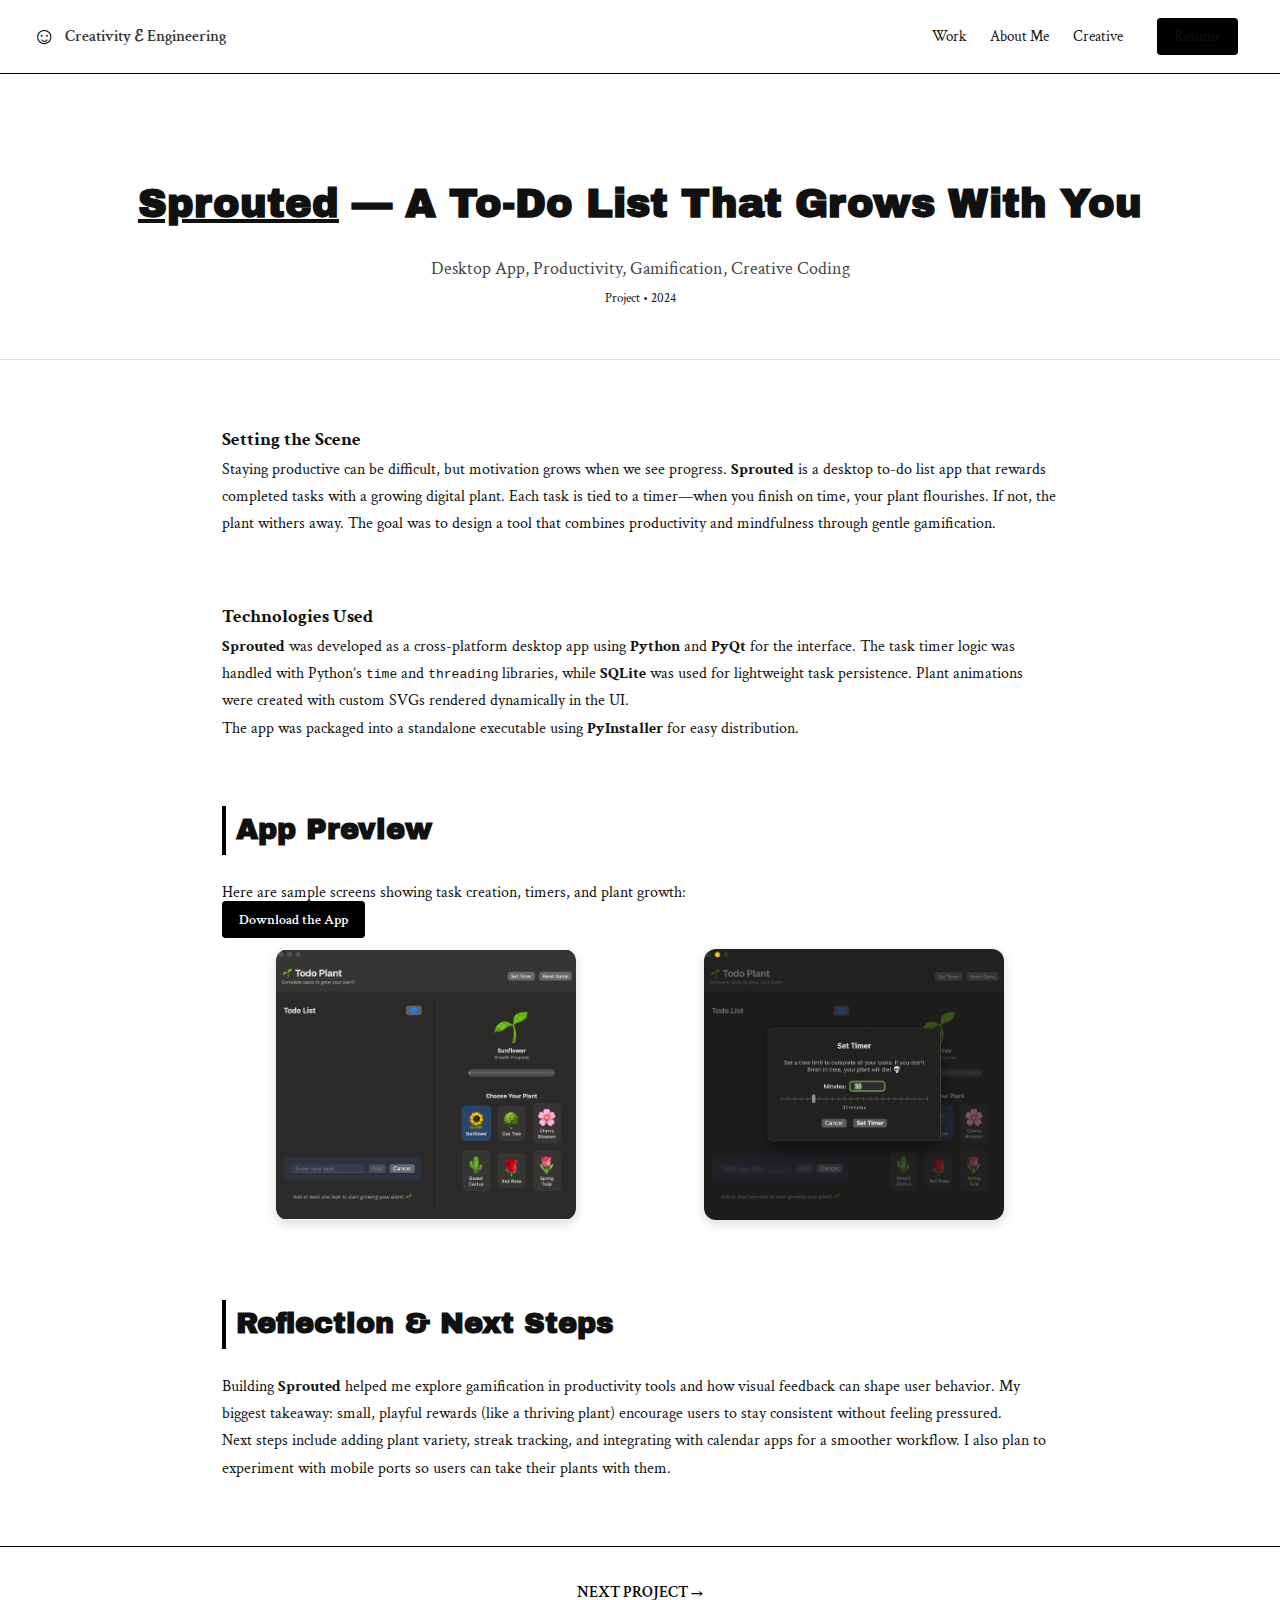
<file: project7.html>
<!DOCTYPE html>
<html lang="en">
<head>
  <meta charset="UTF-8" />
  <meta name="viewport" content="width=device-width, initial-scale=1.0" />
  <title>Sprouted Desktop App | Portfolio</title>

  <!-- Google Fonts -->
  <link rel="preconnect" href="https://fonts.googleapis.com" />
  <link rel="preconnect" href="https://fonts.gstatic.com" crossorigin />
  <link href="https://fonts.googleapis.com/css2?family=Archivo+Black&family=Crimson+Text:wght@400;600;700&display=swap" rel="stylesheet" />

  <!-- Custom CSS -->
  <link rel="stylesheet" href="project.css" />
</head>
<body>
  <!-- Navbar -->
  <header class="navbar">
    <a href="index.html" class="logo-container">
      <span class="logo">☺︎</span>
      <span class="logo-text">Creativity ℰ Engineering</span>
    </a>
    <ul class="nav-links">
      <li><a href="work.html">Work</a></li>
      <li><a href="aboutme.html">About Me</a></li>
      <li><a href="creative.html">Creative</a></li>
      <li>
        <a href="Bhashini_Yasam_Resume.pdf" download class="nav-link btn btn-primary" style="margin-left:10px;">
          Resume
        </a>
      </li>
    </ul>
    <div class="hamburger">
      <span></span><span></span><span></span>
    </div>
  </header>

  <!-- Hero -->
  <header class="hero">
    <h1><u>Sprouted</u> — A To-Do List That Grows With You</h1>
    <p>Desktop App, Productivity, Gamification, Creative Coding</p>
    <small>Project • 2024</small>
  </header>

  <!-- Narrative -->
  <section class="narrative">
    <h3>Setting the Scene</h3>
    <p>
      Staying productive can be difficult, but motivation grows when we see progress. 
      <strong>Sprouted</strong> is a desktop to-do list app that rewards completed tasks with 
      a growing digital plant. Each task is tied to a timer—when you finish on time, 
      your plant flourishes. If not, the plant withers away. 
      The goal was to design a tool that combines productivity and mindfulness 
      through gentle gamification.
    </p>
  </section>

  <!-- Technologies -->
  <section class="technologies">
    <h3>Technologies Used</h3>
    <p>
      <strong>Sprouted</strong> was developed as a cross-platform desktop app using 
      <strong>Python</strong> and <strong>PyQt</strong> for the interface. 
      The task timer logic was handled with Python’s <code>time</code> and <code>threading</code> libraries, 
      while <strong>SQLite</strong> was used for lightweight task persistence. 
      Plant animations were created with custom SVGs rendered dynamically in the UI.
    </p>
    <p>
      The app was packaged into a standalone executable using <strong>PyInstaller</strong> 
      for easy distribution.
    </p>
  </section>

  <!-- Features / Screens -->
  <section class="pictures">
    <h2>App Preview</h2>
    <p>Here are sample screens showing task creation, timers, and plant growth:</p>
    <a href="TodoPlantApp.zip" download class="btn btn-primary">
      Download the App
    </a>
    <div class="prototype-gallery">
      <img src="sprouted1.png" alt="Sprouted App - Task List" style="width:50%; max-width:300px; margin:1rem auto; display:block;" />
<img src="sprouted2.png" alt="Sprouted App - Plant Growth" style="width:50%; max-width:300px; margin:1rem auto; display:block;" />

    </div>
  </section>



  <!-- Reflection -->
  <section class="reflection">
    <h2>Reflection & Next Steps</h2>
    <p>
      Building <strong>Sprouted</strong> helped me explore gamification in productivity tools 
      and how visual feedback can shape user behavior. 
      My biggest takeaway: small, playful rewards (like a thriving plant) 
      encourage users to stay consistent without feeling pressured.
    </p>
    <p>
      Next steps include adding plant variety, streak tracking, 
      and integrating with calendar apps for a smoother workflow. 
      I also plan to experiment with mobile ports so users can take their plants with them.
    </p>
  </section>

  <!-- Footer -->
  <footer class="next-project">
    <a href="project8.html">NEXT PROJECT →</a>
  </footer>
</body>
</html>
</file>
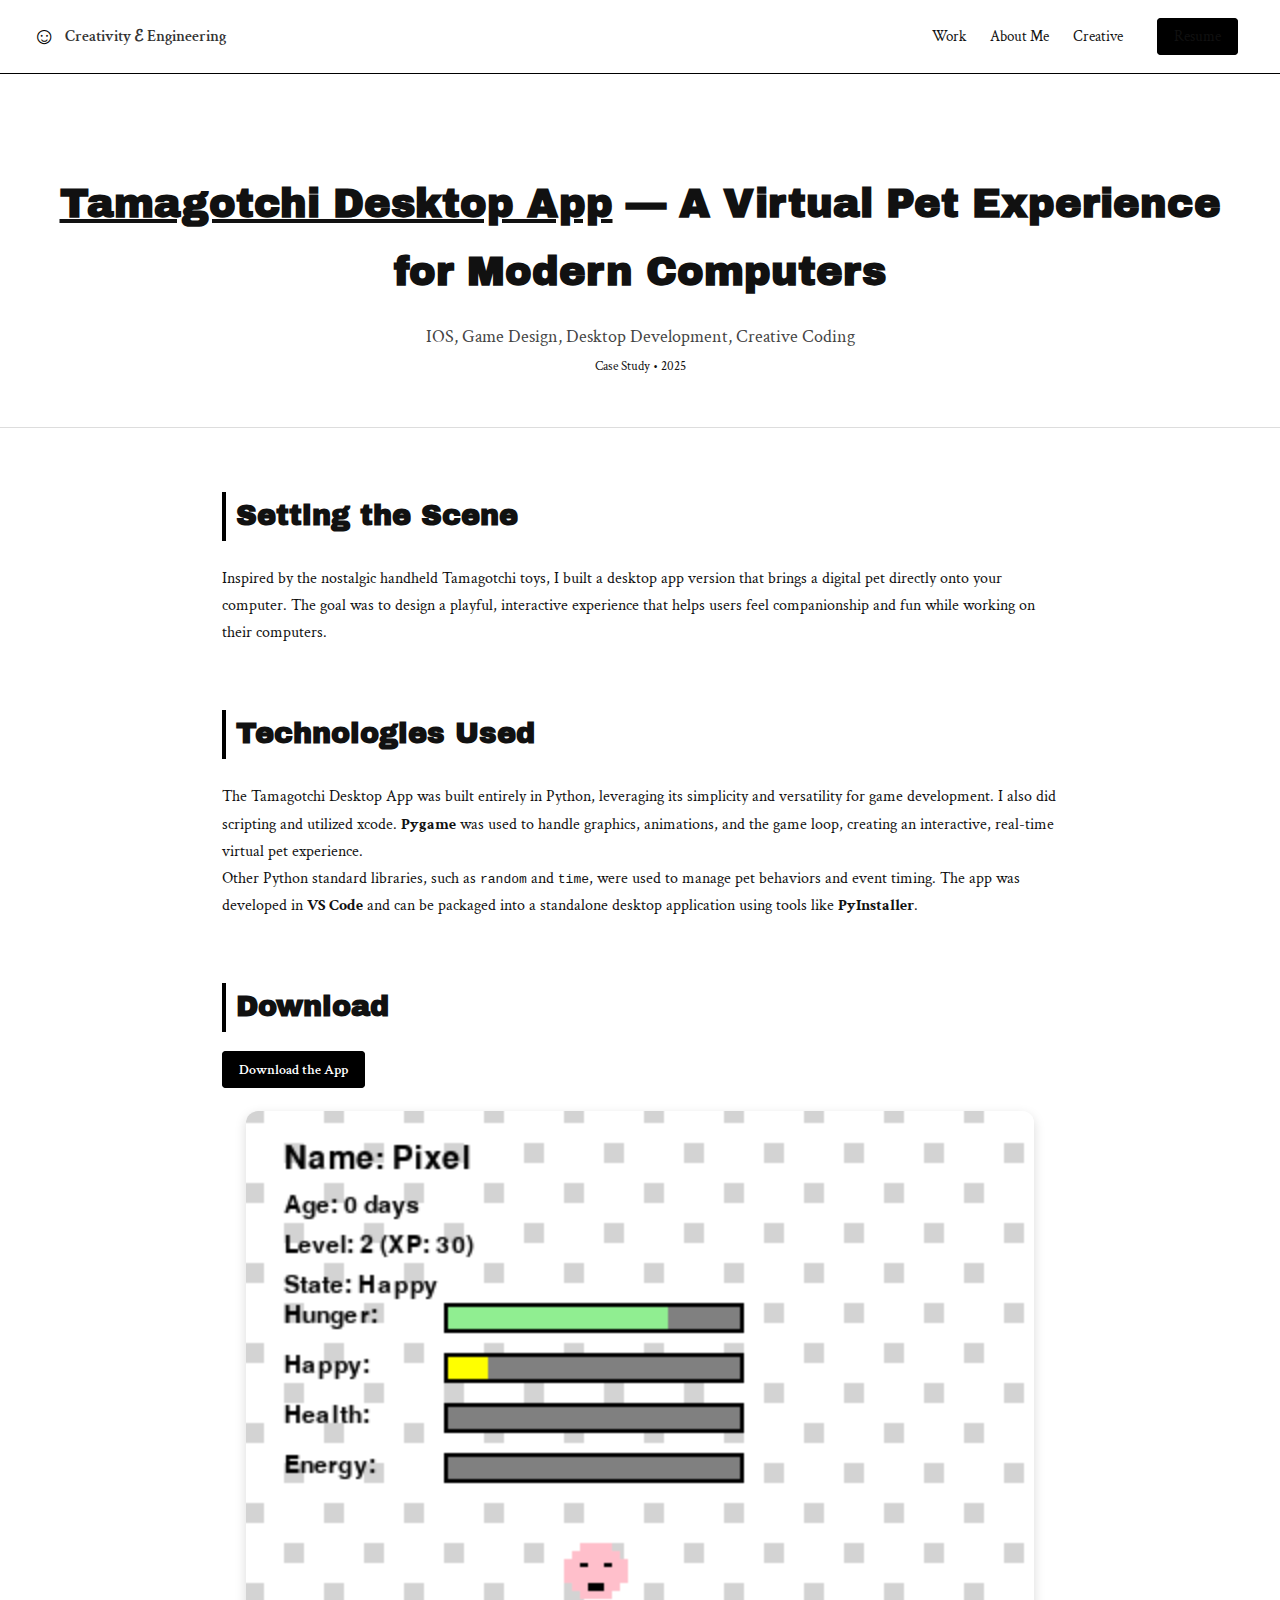
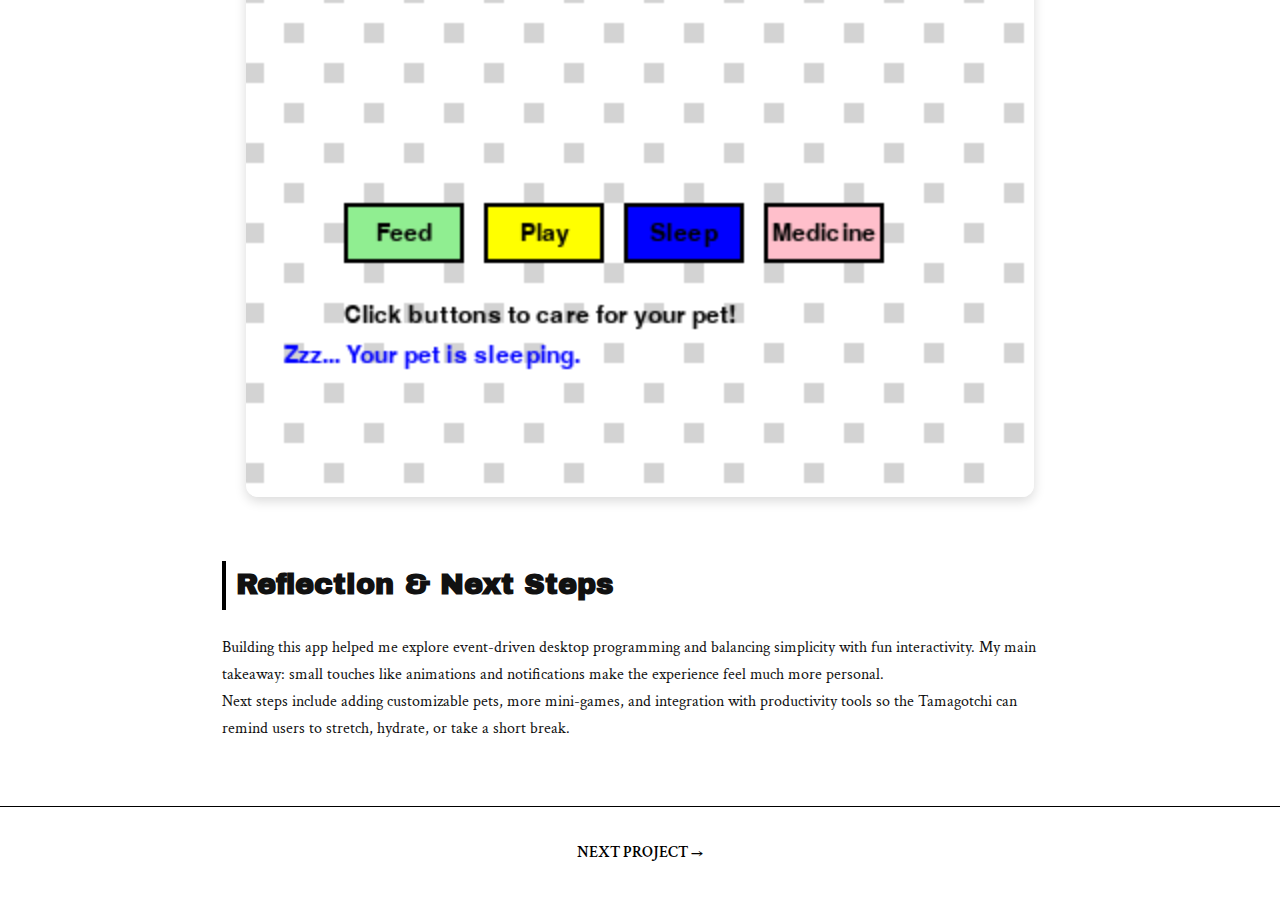
<file: project8.html>
<!DOCTYPE html>
<html lang="en">
<head>
  <meta charset="UTF-8" />
  <meta name="viewport" content="width=device-width, initial-scale=1.0" />
  <title>Tamagotchi Desktop App | Portfolio</title>

  <!-- Google Fonts -->
  <link rel="preconnect" href="https://fonts.googleapis.com" />
  <link rel="preconnect" href="https://fonts.gstatic.com" crossorigin />
  <link href="https://fonts.googleapis.com/css2?family=Archivo+Black&family=Crimson+Text:wght@400;600;700&display=swap" rel="stylesheet" />

  <!-- Custom CSS -->
  <link rel="stylesheet" href="project.css" />
</head>
<body>
  <!-- Navbar -->
  <header class="navbar">
    <a href="index.html" class="logo-container">
      <span class="logo">☺︎</span>
      <span class="logo-text">Creativity ℰ Engineering</span>
    </a>
    <ul class="nav-links">
      <li><a href="work.html">Work</a></li>
      <li><a href="aboutme.html">About Me</a></li>
      <li><a href="creative.html">Creative</a></li>
      <li>
        <a href="Bhashini_Yasam_Resume.pdf" download class="nav-link btn btn-primary" style="margin-left:10px;">
          Resume
        </a>
      </li>
    </ul>
    <div class="hamburger">
      <span></span><span></span><span></span>
    </div>
  </header>

  <!-- Hero -->
  <header class="hero">
    <h1><u>Tamagotchi Desktop App</u> — A Virtual Pet Experience for Modern Computers</h1>
    <p>IOS, Game Design, Desktop Development, Creative Coding</p>
    <small>Case Study • 2025</small>
  </header>

  <!-- Narrative -->
  <section class="narrative">
    <h2>Setting the Scene</h2>
    <p>
      Inspired by the nostalgic handheld Tamagotchi toys, I built a desktop app version that 
      brings a digital pet directly onto your computer. The goal was to design a playful, 
      interactive experience that helps users feel companionship and fun while working on their computers.
    </p>
  </section>

<section class="technologies">
  <h2>Technologies Used</h2>
  <p>
    The Tamagotchi Desktop App was built entirely in Python, leveraging its simplicity and versatility for game development. I also did scripting and utilized xcode.
    <strong>Pygame</strong> was used to handle graphics, animations, and the game loop, creating an interactive, real-time virtual pet experience.
  </p>
  <p>
    Other Python standard libraries, such as <code>random</code> and <code>time</code>, were used to manage pet behaviors and event timing. 
    The app was developed in <strong>VS Code</strong> and can be packaged into a standalone desktop application using tools like <strong>PyInstaller</strong>.
  </p>
</section>

<section class="pictures">
  <h2>Download</h2>
  <p>
    <a href="Tamagotchi.zip" download class="btn btn-primary">
      Download the App
    </a>
  </p><br>

  <div class="prototype-gallery">
    <img src="tama2.png" alt="Feeding Interaction" />
  </div>
</section>


  <!-- Reflection -->
  <section class="reflection">
    <h2>Reflection & Next Steps</h2>
    <p>
      Building this app helped me explore event-driven desktop programming and 
      balancing simplicity with fun interactivity. My main takeaway: small touches 
      like animations and notifications make the experience feel much more personal. 
    </p>
    <p>
      Next steps include adding customizable pets, more mini-games, and 
      integration with productivity tools so the Tamagotchi can remind users to 
      stretch, hydrate, or take a short break.
    </p>
  </section>

  <!-- Footer -->
  <footer class="next-project">
    <a href="project2.html">NEXT PROJECT →</a>
  </footer>
</body>
</html>
</file>
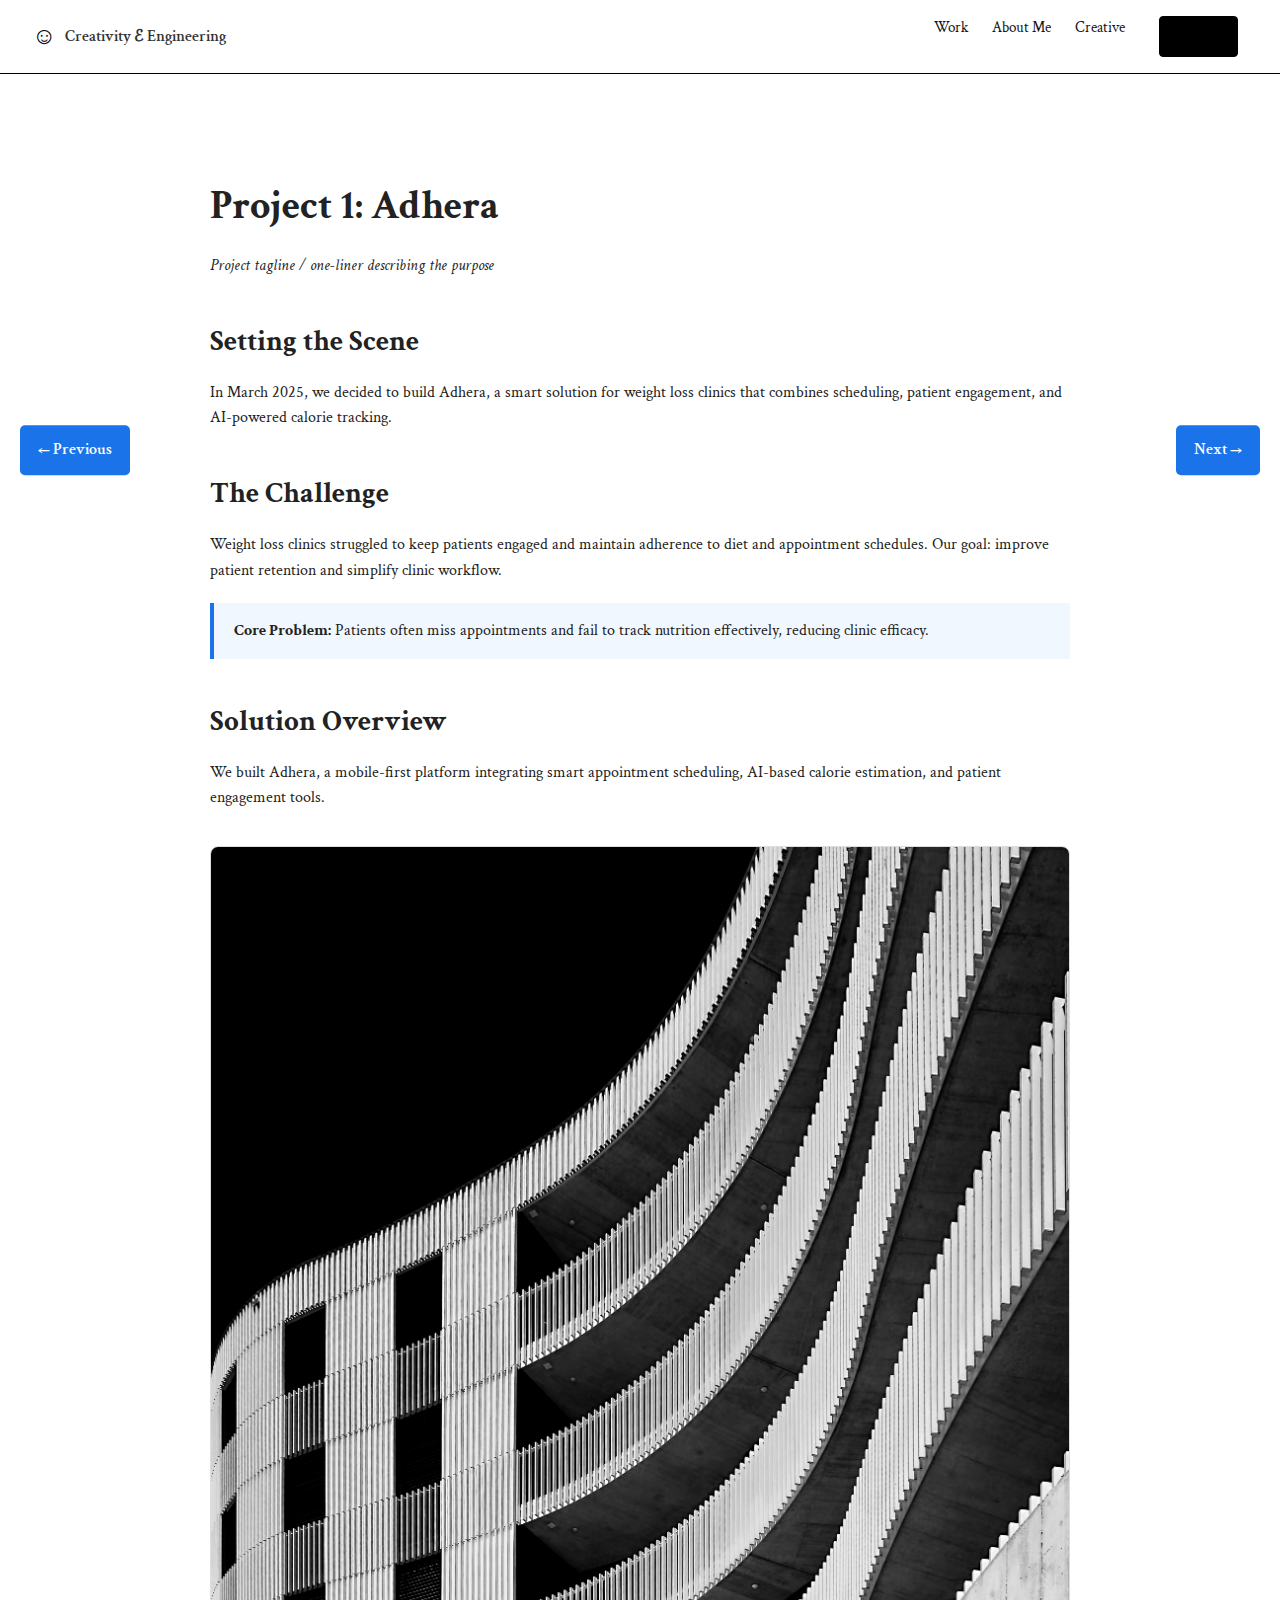
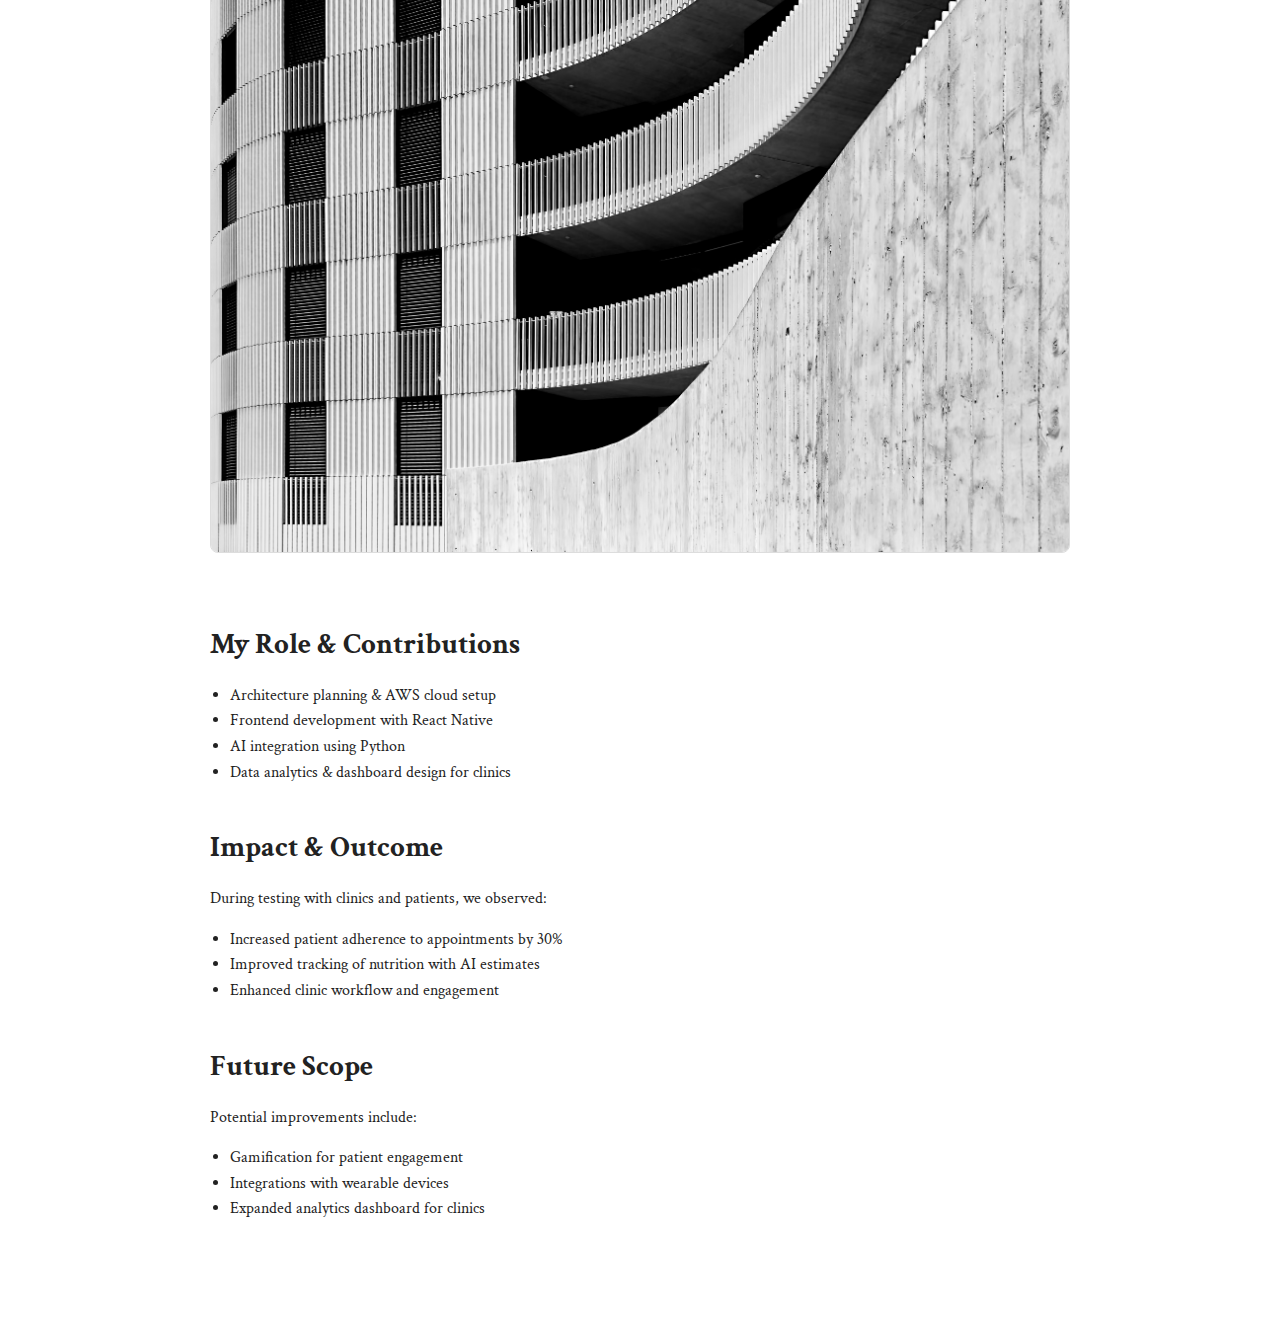
<file: project9.html>
<!DOCTYPE html>
<html lang="en">
<head>
<meta charset="UTF-8">
<meta name="viewport" content="width=device-width, initial-scale=1.0">
<title>Project 1 | Portfolio</title>

<!-- Google Fonts -->
<link rel="preconnect" href="https://fonts.googleapis.com">
<link rel="preconnect" href="https://fonts.gstatic.com" crossorigin>
<link href="https://fonts.googleapis.com/css2?family=Archivo+Black&family=Crimson+Text:wght@400;600;700&display=swap" rel="stylesheet">

<!-- Custom CSS -->
<link rel="stylesheet" href="project.css">

<style>
/* Body & container */
body {
  font-family: 'Crimson Text', serif;
  margin: 0;
  padding: 0;
  background-color: #fff;
  color: #222;
  line-height: 1.6;
}

.container {
  max-width: 900px;
  margin: 100px auto 100px auto;
  padding: 0 20px;
}

h1, h2, h3 {
  font-family: 'Crimson Text', serif;
  margin-bottom: 15px;
}

h1 {
  font-size: 2.5rem;
}

h2 {
  font-size: 1.8rem;
  margin-top: 40px;
}

h3 {
  font-size: 1.4rem;
  margin-top: 25px;
}

.section {
  margin-bottom: 40px;
}

.section p, .section ul, .section ol {
  font-size: 1rem;
  margin-bottom: 15px;
}

ul {
  padding-left: 20px;
}

img.project-image {
  max-width: 100%;
  border: 1px solid #ddd;
  border-radius: 8px;
  margin: 20px 0;
}

/* Floating prev/next buttons */
.floating-nav {
  position: fixed;
  top: 50%;
  transform: translateY(-50%);
  padding: 12px 18px;
  background-color: #1a73e8;
  color: #fff;
  text-decoration: none;
  border-radius: 5px;
  font-weight: 600;
  z-index: 1000;
}

.floating-nav.prev { left: 20px; }
.floating-nav.next { right: 20px; }
.floating-nav:hover { background-color: #1558b0; }

/* Callout / highlight box for metrics or insights */
.callout {
  border-left: 4px solid #1a73e8;
  background: #f1f7ff;
  padding: 15px 20px;
  margin: 20px 0;
}

</style>
</head>
<body>

<!-- Navbar -->
<header class="navbar">
  <a href="index.html" class="logo-container">
    <span class="logo">☺︎</span>
    <span class="logo-text">Creativity ℰ Engineering</span>
  </a>
  <ul class="nav-links">
    <li><a href="work.html">Work</a></li>
    <li><a href="aboutme.html">About Me</a></li>
    <li><a href="creative.html">Creative</a></li>
    <a href="Bhashini_Yasam_Resume.pdf" download class="nav-link btn btn-primary" style="margin-left:10px;">Resume</a>
  </ul>
  <div class="hamburger">
    <span></span>
    <span></span>
    <span></span>
  </div>
</header>

<!-- Floating Navigation Buttons -->
<a href="project8.html" class="floating-nav prev">← Previous</a>
<a href="project10.html" class="floating-nav next">Next →</a>

<!-- Main Content -->
<div class="container">
  <!-- Project Header -->
  <h1>Project 1: Adhera</h1>
  <p><em>Project tagline / one-liner describing the purpose</em></p>

  <!-- Setting the Scene -->
  <div class="section">
    <h2>Setting the Scene</h2>
    <p>In March 2025, we decided to build Adhera, a smart solution for weight loss clinics that combines scheduling, patient engagement, and AI-powered calorie tracking.</p>
  </div>

  <!-- Problem / Challenge -->
  <div class="section">
    <h2>The Challenge</h2>
    <p>Weight loss clinics struggled to keep patients engaged and maintain adherence to diet and appointment schedules. Our goal: improve patient retention and simplify clinic workflow.</p>
    <div class="callout">
      <strong>Core Problem:</strong> Patients often miss appointments and fail to track nutrition effectively, reducing clinic efficacy.
    </div>
  </div>

  <!-- Solution -->
  <div class="section">
    <h2>Solution Overview</h2>
    <p>We built Adhera, a mobile-first platform integrating smart appointment scheduling, AI-based calorie estimation, and patient engagement tools.</p>
    <img src="adhera.jpg" alt="Adhera Prototype" class="project-image">
  </div>

  <!-- Role & Contributions -->
  <div class="section">
    <h2>My Role & Contributions</h2>
    <ul>
      <li>Architecture planning & AWS cloud setup</li>
      <li>Frontend development with React Native</li>
      <li>AI integration using Python</li>
      <li>Data analytics & dashboard design for clinics</li>
    </ul>
  </div>

  <!-- Results / Impact -->
  <div class="section">
    <h2>Impact & Outcome</h2>
    <p>During testing with clinics and patients, we observed:</p>
    <ul>
      <li>Increased patient adherence to appointments by 30%</li>
      <li>Improved tracking of nutrition with AI estimates</li>
      <li>Enhanced clinic workflow and engagement</li>
    </ul>
  </div>

  <!-- Future Scope -->
  <div class="section">
    <h2>Future Scope</h2>
    <p>Potential improvements include:</p>
    <ul>
      <li>Gamification for patient engagement</li>
      <li>Integrations with wearable devices</li>
      <li>Expanded analytics dashboard for clinics</li>
    </ul>
  </div>

</div>



<script src="script.js"></script>
</body>
</html>
</file>
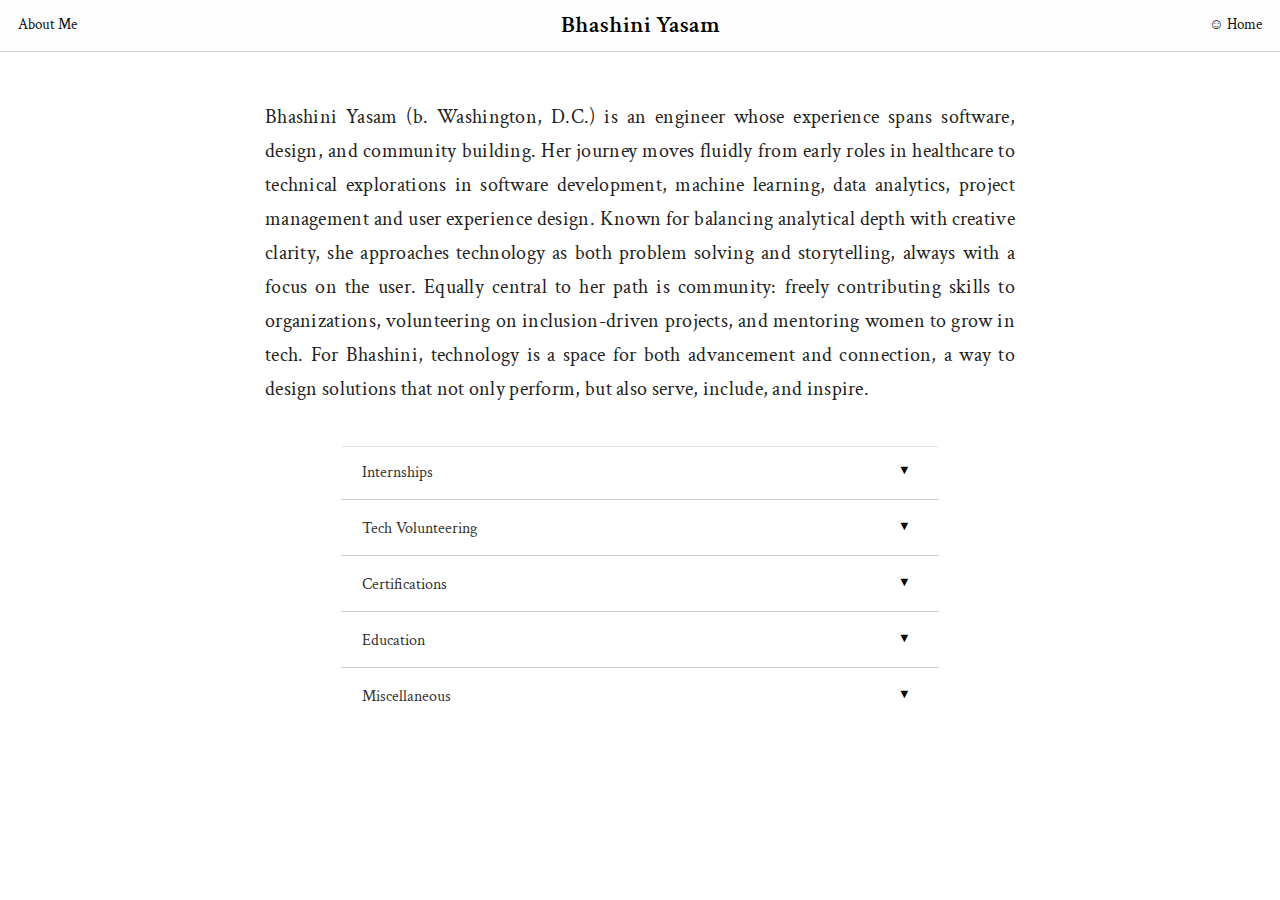
<file: work.html>
<!DOCTYPE html>
<html lang="en">
<head>
  <meta charset="UTF-8">
  <meta name="viewport" content="width=device-width, initial-scale=1.0">
  <title>Work Experience</title>
  <!-- Bootstrap CSS -->
  <link href="https://cdn.jsdelivr.net/npm/bootstrap@5.3.2/dist/css/bootstrap.min.css" rel="stylesheet">
  <link rel="stylesheet" href="work.css"> <!-- optional for custom styles -->
</head>
<body>
  <!-- Navigation -->
  <header class="navbar">
    <!-- Left -->
    <div class="nav-left">
      <a href="aboutme.html" class="nav-link">About Me</a>
    </div>

    <!-- Center -->
    <div class="logo-container">
      <h1 class="crimson-text-semibold">Bhashini Yasam</h1>
    </div>

    <!-- Right -->
    <div class="nav-right">
      <a href="index.html" class="nav-link">☺︎ Home</a>
    </div>
  </header>

  <!-- Main content -->
  <div class="container my-5">
    <div class="skills-intro">
      <p>
        Bhashini Yasam (b. Washington, D.C.) is an engineer whose experience spans software,
         design, and community building. Her journey moves fluidly from early roles in healthcare
          to technical explorations in software development, machine learning, data analytics, project management 
          and user experience
           design. Known for balancing analytical depth with creative clarity, she approaches technology
            as both problem solving and storytelling, always with a focus on the user.
Equally central to her path is community: freely contributing skills to organizations, volunteering
 on inclusion-driven projects, and mentoring women to grow in tech. For Bhashini, technology is a space
  for both advancement and connection, a way to design solutions that not only perform, but also serve, include, and inspire.
      </p>
    </div>

    <div class="accordion" id="workAccordion">
      <!-- Internships -->
      <div class="accordion-item">
        <h2 class="accordion-header" id="headingInternships">
          <button class="accordion-button collapsed" type="button" data-bs-toggle="collapse" data-bs-target="#collapseInternships">
            Internships
          </button>
        </h2>
        <div id="collapseInternships" class="accordion-collapse collapse">
          <div class="accordion-body">
            <strong>Software Engineer Intern</strong> at Ticketmaster<br>
            Worked on MFA system using JavaScript, Postman, and SQL<br>
            Designed user workflows to improve system usability <br> <br>
            <strong>Machine Learning Intern</strong> at Amazon<br>
            Improved a predictive system using Python, Pandas, Scikit-learn that forecasts pedestrian movement
             to help robots avoid collisions in simulations. <br> <br>

             <strong>Technology Intern</strong> at Inovalon<br>
            Designed interactive Power BI dashboards to clearly communicate workforce insights.
            Researched, designed and implemented internal sharepoint page for HR automation. <br><br>

            <strong>Project Management Intern</strong> at Maryland Dept. Transportation<br>
            Supported the Project Management Office in coordinating a legacy-to-modern codebase migration by tracking milestones,
            documenting requirements, and facilitating cross-team communication.

          </div>
        </div>
      </div>

      <!-- Tech Volunteering -->
      <div class="accordion-item">
        <h2 class="accordion-header" id="headingVolunteering">
          <button class="accordion-button collapsed" type="button" data-bs-toggle="collapse" data-bs-target="#collapseVolunteering">
            Tech Volunteering
          </button>
        </h2>
        <div id="collapseVolunteering" class="accordion-collapse collapse">
          <div class="accordion-body">
            <strong>Java Teaching Assistant</strong> at University of Maryland<br>
Designed and prepared visual presentations and study guides for weekly guided study sessions.<br><br>

<strong>Python Teaching Assistant</strong> at University of Maryland<br>
Designed interactive code examples and exercises to improve student comprehension of programming concepts.<br><br>

<strong>Cybersecurity Teaching Assistant</strong> at University of Maryland<br>
Developed supporting materials for consistent grading and student feedback.<br><br>

<strong>Tech Volunteer</strong> at Maryland Department of Transportation<br>
Designed interactive data visualization tools using Python and Plotly to communicate commuting insights.<br><br>

<strong>Public Service Programme</strong> at Maryland Public Service Scholars Programs<br>
<br>

<strong>Student Researcher</strong> at University of Maryland<br>
Designed visualizations of execution traces to identify performance bottlenecks in parallel programs.<br><br>

<strong>Summer Guild Participant</strong> at University of Maryland<br>
Contributed to the design of a simple programming framework for a professional client.<br><br>



          </div>
        </div>
      </div>

      <!-- Certifications -->
      <div class="accordion-item">
        <h2 class="accordion-header" id="headingCertifications">
          <button class="accordion-button collapsed" type="button" data-bs-toggle="collapse" data-bs-target="#collapseCertifications">
            Certifications
          </button>
        </h2>
        <div id="collapseCertifications" class="accordion-collapse collapse">
          <div class="accordion-body">
            AWS Cloud Practitioner <br>
            AWS Solutions Architect Professional<br>
            IBM Watsonx AI Fundamentals.
          </div>
        </div>
      </div>

      <!-- Education -->
      <div class="accordion-item">
        <h2 class="accordion-header" id="headingEducation">
          <button class="accordion-button collapsed" type="button" data-bs-toggle="collapse" data-bs-target="#collapseEducation">
            Education
          </button>
        </h2>
        <div id="collapseEducation" class="accordion-collapse collapse">
          <div class="accordion-body">
            B.Sc in Computer & Information Science, Minor in Data Sciences, University of Maryland, 2025<br>
            Associates in General Studies, Prince George's Community College
          </div>
        </div>
      </div>

      <!-- Other Jobs -->
      <div class="accordion-item">
        <h2 class="accordion-header" id="headingOtherJobs">
          <button class="accordion-button collapsed" type="button" data-bs-toggle="collapse" data-bs-target="#collapseOtherJobs">
            Miscellaneous
          </button>
        </h2>
        <div id="collapseOtherJobs" class="accordion-collapse collapse">
          <div class="accordion-body">
            Chipotle Team Member <br>
            Doctor's Community Hospital Receptionist <br>
            I am a part of rewriting the code, codepath, codeBlack, colorstack, AnitaBorg, and more !
          </div>
        </div>
      </div>
    </div>
  </div>

  <!-- Bootstrap JS -->
  <script src="https://cdn.jsdelivr.net/npm/bootstrap@5.3.2/dist/js/bootstrap.bundle.min.js"></script>
</body>
</html>
</file>
<file: work.css>
/* Import Crimson Text font */
@import url('https://fonts.googleapis.com/css2?family=Crimson+Text:wght@400;600;700&display=swap');

/* General body */
body {
  margin: 0;
  font-family: "Crimson Text", serif;
}

/* ===== ACCORDION ===== */
.accordion-item {
  background-color: #fff;
  border-left: 2px solid #fff;
  border-right: 2px solid #fff;
  border-bottom: 1px solid #ccc;
  margin-bottom: 3px;
  border-radius: 0;
}

.accordion-item:last-child {
  border-bottom: 2px solid #fff;
}

.accordion {
  max-width: 600px;
  margin: 0 auto;
}

.accordion-button,
.accordion-body {
  padding-left: 20px;
  padding-right: 20px;
}

.accordion-button {
  background-color: #fff !important;
  border: none;
  box-shadow: none;
  color: #333;
}

.accordion-button.collapsed {
  background-color: #fff !important;
  box-shadow: none;
}

.accordion-body {
  background-color: #fff;
  padding: 15px 20px;
}

.accordion-button:focus,
.accordion-button:active {
  outline: none !important;
  box-shadow: none !important;
}

/* Custom arrow */
.accordion-button::after {
  content: "▼";
  font-size: 0.8rem;
  color: #090101;
  transition: transform 0.3s;
}

.accordion-button.collapsed::after {
  transform: rotate(0deg);
}

.accordion-button:not(.collapsed)::after {
  transform: rotate(-180deg);
}

/* ===== NAVBAR ===== */
.navbar {
  display: flex;
  justify-content: space-between;
  align-items: center;
  background-color: #fdfdfd;
  padding: 14px 18px;
  font-family: "Crimson Text", serif;
  font-size: 18px;
  font-weight: 400;
  position: sticky;
  top: 0;
  z-index: 100;
  border-bottom: 1px solid #ccc;
}

/* Left (About Me) */
.nav-left {
  margin-right: auto;
}
.nav-left a {
  text-decoration: none;
  color: #111;
  font-size: 15px;
  font-weight: 500;
}
.nav-left a:hover {
  color: #2a56db;
}

/* Center (Name) */
.logo-container {
  position: absolute;
  left: 50%;
  transform: translateX(-50%);
}
.logo-container h1 {
  font-family: 'Crimson Text', serif;
  font-weight: 600;
  font-size: 1.5rem;
  margin: 0;
  color: #000;
}

/* Right (Home) */
.nav-right {
  margin-left: auto;
}
.nav-right a {
  text-decoration: none;
  color: #111;
  font-size: 15px;
  font-weight: 500;
}
.nav-right a:hover {
  color: #2a56db;
}

.accordion-button::after {
  background-image: none !important; /* remove Bootstrap’s default arrow */
  content: "▼"; 
  font-size: 0.8rem;
  color: #090101;
  transition: transform 0.3s;
}

.skills-intro {
  max-width: 750px;
  margin: 0 auto 40px;
  text-align: justify;   /* every line same width */
  line-height: 1.7;
  letter-spacing: 0.3px;
}

.skills-intro p {
  font-family: "Crimson Text", serif;
  font-size: 20px;       /* bigger text */
  font-weight: 400;      /* medium weight for readability */
  color: #222;           /* dark text */
  margin-bottom: 30px;   /* spacing before accordion */
}

/* Start https://www.cursors-4u.com */ * {cursor: url(https://cur.cursors-4u.net/nature/nat-2/nat101.cur), auto !important;} /* End https://www.cursors-4u.com */
</file>
<file: style.css>
/* Reset */
@import url('https://fonts.googleapis.com/css2?family=Crimson+Text:wght@400;600;700&display=swap');

* {
  margin: 0;
  padding: 0;
  box-sizing: border-box;
}

body {
  background-color: #fdfdfd;
  font-style: normal;
  font-weight: 100;
  overflow-y: hidden; /* disable vertical scroll */
}

/* Navbar */
.navbar {
  display: flex;
  font-family: "Crimson Text", serif;
  font-size: 19px;
  font-weight: 400;
  justify-content: space-between;
  align-items: center;
  background-color: #fdfdfd;
  padding: 10px 18px;
  position: sticky;
  top: 0;
  z-index: 100;
}

.logo-container {
  display: flex;
  align-items: center;
  text-decoration: none;
  color: inherit;
}

.logo {
  font-size: 18px;
  color: #000;
  margin-right: 0.5rem;
  transition: transform 0.3s ease, color 0.3s ease, text-shadow 0.3s ease;
}

.logo-text {
  font-size: 16px;
  color: #333;
}

/* Nav links */
.nav-links {
  list-style: none;
  display: flex;
  gap: 18px;
  font-size: 15px;
}

.nav-links li a {
  text-decoration: none;
  color: #111;
  font-weight: 500;
  font-size: 15px;
}

.nav-link {
  font-family: "Crimson Text", serif;
  font-size: 16px;
  color: #111;
  text-decoration: none;
  margin: 0 10px;
  transition: color 0.3s ease;
}
.nav-link:hover {
  color: #555;
  text-decoration: underline;
}

/* Hamburger menu */
.hamburger {
  display: none;
  flex-direction: column;
  gap: 5px;
  cursor: pointer;
}
.hamburger span {
  display: block;
  width: 25px;
  height: 3px;
  background-color: #111;
}
@media (max-width: 768px) {
  .nav-links {
    display: none;
    position: absolute;
    top: 55px;
    right: 20px;
    flex-direction: column;
    background-color: #fdfdfd;
    padding: 10px;
    border-radius: 5px;
  }
  .nav-links.active {
    display: flex;
  }
  .hamburger {
    display: flex;
  }
}

/* Footer */
.footer-name {
  position: fixed;
  bottom: 0;
  left: 0;
  width: 100%;
  text-align: center;
  background: transparent;
  z-index: 10;
}

.footer-name h1 {
  font-size: 9rem;
  font-weight: 600; /* semi-bold */
  font-family: 'Crimson Text', serif; /* correct font reference */
  color: #000;
  letter-spacing: 2px;
}


/* Swiper */
.swiper {
  height: calc(100vh - 80px);
  padding-top: 10px; /* closer to navbar */
}
.swiper-wrapper {
  gap: 0 !important; /* remove all spacing */
}
.swiper-slide {
  width: auto !important;
  margin-right: 5;
  display: flex;
  justify-content: center;
  align-items: flex-start;
}

/* Project cards */
.project-card {
  display: flex;
  flex-direction: column;
  align-items: center;
  max-width: 500px;
}
.project-card img {
  width: 320px;
  height: 460px;
  object-fit: cover;
  border-radius: 0;
  display: block;
  margin: 0; /* remove stray spacing */
  transition: transform 0.4s ease, box-shadow 0.4s ease;
  cursor: pointer;
}
.project-card img:hover {
  transform: scale(1.05);
  box-shadow: 0 8px 16px rgba(0,0,0,0.2);
}
.project-card .caption {
  margin-top: 8px;
  font-size: 0.89rem;
  text-align: center;
  font-family: "Crimson Text", serif;
  color: #111;
  font-weight: 100;
}

/* Cursor */
* {
  cursor: url(https://cur.cursors-4u.net/nature/nat-2/nat101.cur), auto !important;
}
</file>
<file: project.css>
/* Reset */
@import url('https://fonts.googleapis.com/css2?family=Crimson+Text:wght@400;600;700&display=swap');

* {
  margin: 0;
  padding: 0;
  box-sizing: border-box;
}



/* Navbar */
.navbar {
  display: flex;
  font-family: "Crimson Text", serif;
  font-size: 19px;
  font-weight: 400;
  justify-content: space-between;
  align-items: center;
  background-color: #fdfdfd;
  padding: 10px 18px;
  position: sticky;
  top: 0;
  z-index: 100;
}

.logo-container {
  display: flex;
  align-items: center;
  text-decoration: none;
  color: inherit;
}

.logo {
  font-size: 18px;
  color: #000;
  margin-right: 0.5rem;
  transition: transform 0.3s ease, color 0.3s ease, text-shadow 0.3s ease;
}

.logo-text {
  font-size: 16px;
  color: #333;
}

/* Nav links */
.nav-links {
  list-style: none;
  display: flex;
  gap: 18px;
  font-size: 15px;
}

.nav-links li a {
  text-decoration: none;
  color: #111;
  font-weight: 500;
  font-size: 15px;
}

.nav-link {
  font-family: "Crimson Text", serif;
  font-size: 16px;
  color: #111;
  text-decoration: none;
  margin: 0 10px;
  transition: color 0.3s ease;
}
.nav-link:hover {
  color: #555;
  text-decoration: underline;
}

/* Hamburger menu */
.hamburger {
  display: none;
  flex-direction: column;
  gap: 5px;
  cursor: pointer;
}
.hamburger span {
  display: block;
  width: 25px;
  height: 3px;
  background-color: #111;
}
@media (max-width: 768px) {
  .nav-links {
    display: none;
    position: absolute;
    top: 55px;
    right: 20px;
    flex-direction: column;
    background-color: #fdfdfd;
    padding: 10px;
    border-radius: 5px;
  }
  .nav-links.active {
    display: flex;
  }
  .hamburger {
    display: flex;
  }
}

/* Google Fonts */
body {
  margin: 0;
  font-family: 'Crimson Text', serif;
  background-color: #fff;
  color: #111;
  line-height: 1.7;
}

/* Navbar */
.navbar {
  display: flex;
  justify-content: space-between;
  align-items: center;
  padding: 1rem 2rem;
  border-bottom: 1px solid #000;
  background: #fff;
  position: sticky;
  top: 0;
}

.logo {
  font-family: 'Archivo Black', sans-serif;
  font-size: 1.5rem;
  margin-right: 8px;
}

.logo-text {
  font-size: 1rem;
  font-weight: 600;
}

.nav-links {
  display: flex;
  list-style: none;
  gap: 1.5rem;
}

.nav-links a {
  text-decoration: none;
  color: #000;
  font-weight: 600;
}

.btn {
  padding: 0.5rem 1rem;
  border: 1px solid #000;
  text-decoration: none;
  font-size: 0.9rem;
  font-weight: 600;
  border-radius: 4px;
}

.btn-primary {
  background: #000;
  color: #fff;
}

.btn-secondary {
  background: #fff;
  color: #000;
}

/* Hero */
.hero {
  text-align: center;
  padding: 6rem 2rem 3rem;
  border-bottom: 1px solid #ddd;
}

.hero h1 {
  font-family: 'Archivo Black', sans-serif;
  font-size: 2.5rem;
  margin-bottom: 1rem;
}

.hero p {
  font-size: 1.1rem;
  color: #444;
}

/* Sections */
section {
  max-width: 900px;
  margin: 4rem auto;
  padding: 0 2rem;
}

section h2 {
  font-family: 'Archivo Black', sans-serif;
  font-size: 1.8rem;
  margin-bottom: 1.5rem;
  border-left: 4px solid #000;
  padding-left: 0.6rem;
}

/* Narrative */
blockquote {
  border-left: 3px solid #000;
  margin: 2rem 0;
  padding-left: 1rem;
  font-style: italic;
}

/* Personas */
.persona-grid {
  display: grid;
  grid-template-columns: repeat(auto-fit, minmax(250px, 1fr));
  gap: 2rem;
}

.persona-card {
  border: 1px solid #000;
  padding: 1.5rem;
  border-radius: 8px;
  background: #fafafa;
}

/* Features */
.feature-grid {
  display: grid;
  grid-template-columns: repeat(auto-fit, minmax(220px, 1fr));
  gap: 2rem;
  text-align: center;
}

.feature-item img {
  width: 100%;
  max-width: 200px;
  margin-bottom: 1rem;
}

.case-image {
  width: 100%;
  border: 1px solid #000;
  border-radius: 8px;
  margin-top: 1.5rem;
}

/* Footer */
.next-project {
  text-align: center;
  padding: 2rem;
  border-top: 1px solid #000;
}

.next-project a {
  text-decoration: none;
  font-weight: 600;
  color: #000;
}

.prototype {
  margin: 40px auto;
  text-align: center;
  max-width: 1200px;
}

.prototype h2 {
  font-size: 2rem;
  margin-bottom: 20px;
}

.prototype p {
  margin: 20px 0;
  font-size: 1rem;
  color: #444;
}

/* Shared Gallery Styles */
.prototype-gallery {
  display: flex;
  flex-wrap: wrap;
  justify-content: center;
  gap: 20px;
  margin-bottom: 40px;
}

.prototype-gallery img {
  border-radius: 12px;
  box-shadow: 0 4px 12px rgba(0,0,0,0.15);
  object-fit: contain; /* no stretching */
}

/* Landscape Screens */
.landscape-gallery img {
  width: 100%;        /* make them full width row */
  max-width: 800px;   /* limit so they don’t blow up */
  height: auto;
}

/* Mobile Screens */
.mobile-gallery img {
  width: 200px;   /* good size for phones */
  height: auto;
}





/* Cursor */
* {
  cursor: url(https://cur.cursors-4u.net/nature/nat-2/nat101.cur), auto !important;
}
</file>
